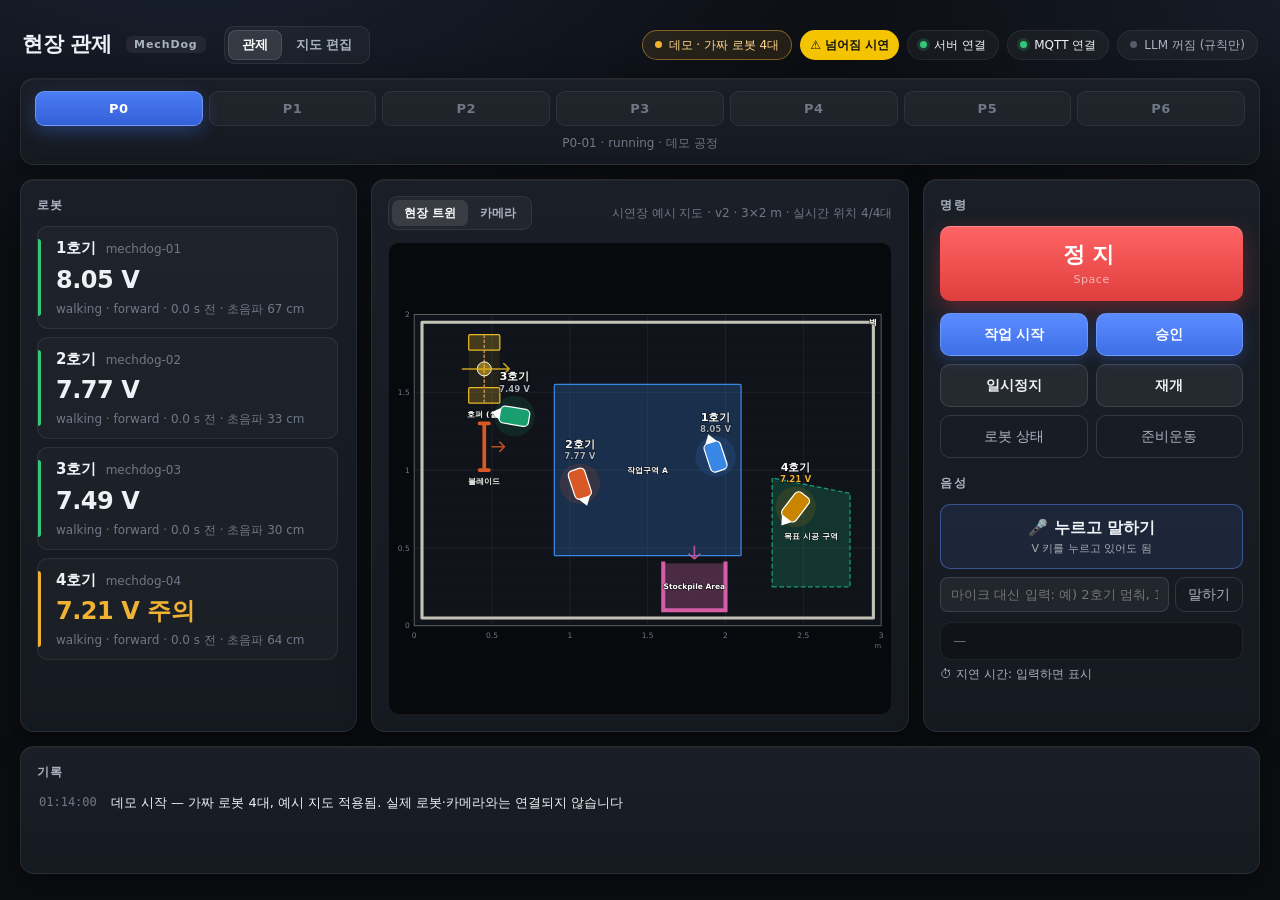
<file: index.html>
<!doctype html>
<html lang="ko">
<head>
<meta charset="utf-8">
<meta name="viewport" content="width=device-width,initial-scale=1">
<title>MechDog 현장 관제</title>
<link rel="stylesheet" href="style.css?v=5">
<style>
.badge.demo { color: #ffd88a; border-color: rgba(240, 178, 50, .45); background: rgba(240, 178, 50, .1); }
.badge.demo::before { background: var(--warn); }
.demo-voice { display: flex; gap: 6px; margin-top: 8px; }
.demo-voice input { flex: 1; min-width: 0; color: var(--text); background: rgba(255, 255, 255, .05); border: 1px solid var(--line-2); border-radius: 8px; padding: 6px 10px; font: inherit; font-size: 13px; }
.demo-voice button { padding: 6px 12px; }
.demo-fall { padding: 4px 10px; font-size: 12px; font-weight: 700; color: #111; background: #f5c400; border: 0; border-radius: 999px; cursor: pointer; }
</style>
</head>
<body>

<div id="stage">
<header>
  <div class="head-left">
    <h1>현장 관제 <small>MechDog</small></h1>
    <nav class="modes" role="tablist">
      <button class="mode on" data-mode="monitor" role="tab">관제</button>
      <button class="mode" data-mode="editor" role="tab">지도 편집</button>
    </nav>
  </div>
  <div class="badges">
    <span class="badge demo">데모 · 가짜 로봇 4대</span>
    <button id="demoFall" class="demo-fall" title="3호기를 6초 동안 넘어진 상태로 만든다">⚠ 넘어짐 시연</button>
    <span id="wsBadge" class="badge">서버 연결 중</span>
    <span id="mqttBadge" class="badge">MQTT ?</span>
    <span id="llmBadge" class="badge">LLM ?</span>
  </div>
</header>

<div id="fallAlert" class="fall-alert hidden" role="alert" aria-live="assertive">
  <svg class="fall-sign" viewBox="0 0 100 88" aria-hidden="true">
    <path d="M50 4 L96 84 H4 Z" fill="#f5c400" stroke="#111" stroke-width="7" stroke-linejoin="round"/>
    <rect x="45" y="30" width="10" height="30" rx="3" fill="#111"/>
    <circle cx="50" cy="71" r="6" fill="#111"/>
  </svg>
  <div class="fall-body">
    <div class="fall-title">WARNING</div>
    <div id="fallText" class="fall-text">로봇 넘어짐</div>
  </div>
  <button id="fallAck" class="fall-ack">확인</button>
</div>

<section class="stages card">
  <div class="stage-row" id="stages"></div>
  <div id="stageText" class="muted">공정 상태 없음</div>
</section>

<main class="grid">
  <section class="card">
    <h2>로봇</h2>
    <div id="robots" class="robots"></div>
  </section>

  <section class="card view-card">
    <h2>
      <span class="seg" role="tablist"><button class="on" data-view="twin" role="tab">현장 트윈</button><button data-view="cam" role="tab">카메라</button></span>
      <span id="twinInfo" class="twin-info"></span>
      <span class="cam-actions hidden" id="camActions"><button id="camAllOn" class="secondary small-btn">모두 켜기</button><button id="camAllOff" class="secondary small-btn">모두 끄기</button></span>
    </h2>
    <div id="twinView" class="twin-wrap">
      <svg id="twinSvg" aria-label="현장 디지털 트윈"></svg>
      <div id="twinMsg" class="cam-msg hidden"></div>
    </div>
    <div id="camView" class="hidden cam-view">
      <div id="camGrid" class="cam-grid"></div>
      <div class="muted small cam-hint">화면을 누르면 크게 보기 · 다시 누르면 4분할</div>
    </div>
  </section>

  <section class="card controls">
    <h2>명령</h2>
    <button id="btnStop" class="stop">정지<small>Space</small></button>
    <div class="cmds">
      <button data-cmd="start">작업 시작</button>
      <button data-cmd="approve">승인</button>
      <button data-cmd="pause">일시정지</button>
      <button data-cmd="resume">재개</button>
      <button data-cmd="status" class="secondary">로봇 상태</button>
      <button data-cmd="warmup" class="secondary">준비운동</button>
    </div>

    <h2>음성</h2>
    <button id="mic" class="mic">🎤 누르고 말하기<small>V 키를 누르고 있어도 됨</small></button>
    <form id="demoVoice" class="demo-voice"><input id="demoVoiceText" type="text" placeholder="마이크 대신 입력: 예) 2호기 멈춰, 1번 다시 시작" autocomplete="off"><button type="submit" class="secondary">말하기</button></form>
    <div id="heard" class="heard muted">—</div>
    <div id="latency" class="latency" title="입력한 순간부터 결과까지 걸린 시간 (데모는 STT 없이 글자 입력)">⏱ 지연 시간: 입력하면 표시</div>
    <div id="confirm" class="confirm hidden">
      <div id="confirmText"></div>
      <div class="row">
        <button id="yes">실행</button>
        <button id="no" class="secondary">취소</button>
      </div>
    </div>
  </section>

  <section class="card logcard">
    <h2>기록</h2>
    <ul id="log" class="log"></ul>
  </section>
</main>

<main id="editor" class="editor hidden">
  <!-- 왼쪽: 지도 관리 -->
  <section class="card ed-maps">
    <h2>지도 <button id="mapNew" class="small-btn">+ 새 지도</button></h2>
    <ul id="mapList" class="map-list"></ul>
    <h2 class="mt">버전 <span id="verName" class="muted"></span></h2>
    <ul id="verList" class="ver-list"></ul>
    <div class="ed-actions">
      <button id="mapSave" class="primary-btn">저장 <small>Ctrl+S</small></button>
      <button id="mapApply" class="apply">현재 지도로 적용</button>
    </div>
    <div id="mapStatus" class="muted small status"></div>
  </section>

  <!-- 가운데: 도구 + 캔버스 -->
  <section class="card ed-canvas">
    <div class="toolbar">
      <div class="tools" id="tools">
        <button data-tool="select" class="tool on" title="선택·이동 (S)">선택</button>
        <span class="tsep"></span>
        <button data-tool="work" class="tool" title="작업구역"><i class="sw" style="--c:#3987e5"></i>작업구역</button>
        <button data-tool="material" class="tool" title="자재"><i class="sw" style="--c:#c98500"></i>자재</button>
        <button data-tool="obstacle" class="tool" title="장애물"><i class="sw" style="--c:#e66767"></i>장애물</button>
        <button data-tool="target" class="tool" title="목표 시공 구역"><i class="sw" style="--c:#199e70"></i>목표 시공</button>
        <span class="tsep"></span>
        <button data-tool="wall" class="tool" title="벽·경계선 (선)"><i class="sw line" style="--c:#c3c2b7"></i>벽</button>
        <button data-tool="bucket" class="tool" title="블레이드 (I 자, 미는 방향 포함)"><i class="sw" style="--c:#d95926"></i>블레이드</button>
        <button data-tool="hopper" class="tool" title="호퍼 적재소 (양옆 상자 + 병, 지나가는 방향 포함)"><i class="sw" style="--c:#e8b923"></i>호퍼</button>
        <button data-tool="storage" class="tool" title="Stockpile Area: ㄷ 자, 실어 온 재료를 붓는 곳 (입구 방향 포함)"><i class="sw" style="--c:#d55ca5"></i>Stockpile Area</button>
        <button data-tool="robot_start" class="tool" title="로봇 출발 위치"><i class="sw round" style="--c:#9085e9"></i>로봇 출발</button>
      </div>
      <div class="shapes" id="shapes">
        <button data-shape="rect" class="shape on" title="사각형">▭</button>
        <button data-shape="polygon" class="shape" title="다각형 (점 찍고 더블클릭으로 끝)">⬠</button>
        <button data-shape="circle" class="shape" title="원 (가운데에서 끌기)">◯</button>
      </div>
      <div class="tb-right">
        <button id="undo" class="icon-btn" title="되돌리기 (Ctrl+Z)">↶</button>
        <button id="redo" class="icon-btn" title="다시 하기 (Ctrl+Y)">↷</button>
        <label class="snap"><input id="snapOn" type="checkbox" checked> 5 cm 맞춤</label>
      </div>
    </div>
    <div class="canvas-wrap"><svg id="edSvg" aria-label="지도 편집"></svg></div>
    <div class="canvas-foot"><span id="edHint" class="muted small"></span><span id="edCursor" class="muted small coord">—</span></div>
  </section>

  <!-- 오른쪽: 지도 설정·선택 항목·검사 -->
  <section class="card ed-props">
    <h2>지도 설정</h2>
    <div class="form">
      <label>이름 <input id="mName" type="text" maxlength="40"></label>
      <div class="two">
        <label>가로 m <input id="mW" type="number" min="0.2" max="20" step="0.1"></label>
        <label>세로 m <input id="mH" type="number" min="0.2" max="20" step="0.1"></label>
      </div>
      <div class="bg-row">
        <label class="file-btn small-btn"><input id="bgFile" type="file" accept="image/png">배경 PNG</label>
        <button id="bgClear" class="small-btn secondary">배경 없음</button>
        <label class="snap"><input id="bgShow" type="checkbox" checked> 보이기</label>
      </div>
      <div id="bgNote" class="muted small"></div>
    </div>
    <h2 class="mt">선택 항목</h2>
    <div id="propBox" class="form props"><div class="muted small">지도에서 항목을 누르세요</div></div>
    <h2 class="mt">검사 <span id="chkBadge" class="chk"></span></h2>
    <ul id="chkList" class="chk-list"></ul>
  </section>
</main>
</div>

<script src="demo-backend.js?v=5"></script>
<script src="map-core.js?v=5"></script>
<script src="app.js?v=5"></script>
<script src="twin.js?v=5"></script>
<script src="editor.js?v=5"></script>
</body>
</html>
</file>
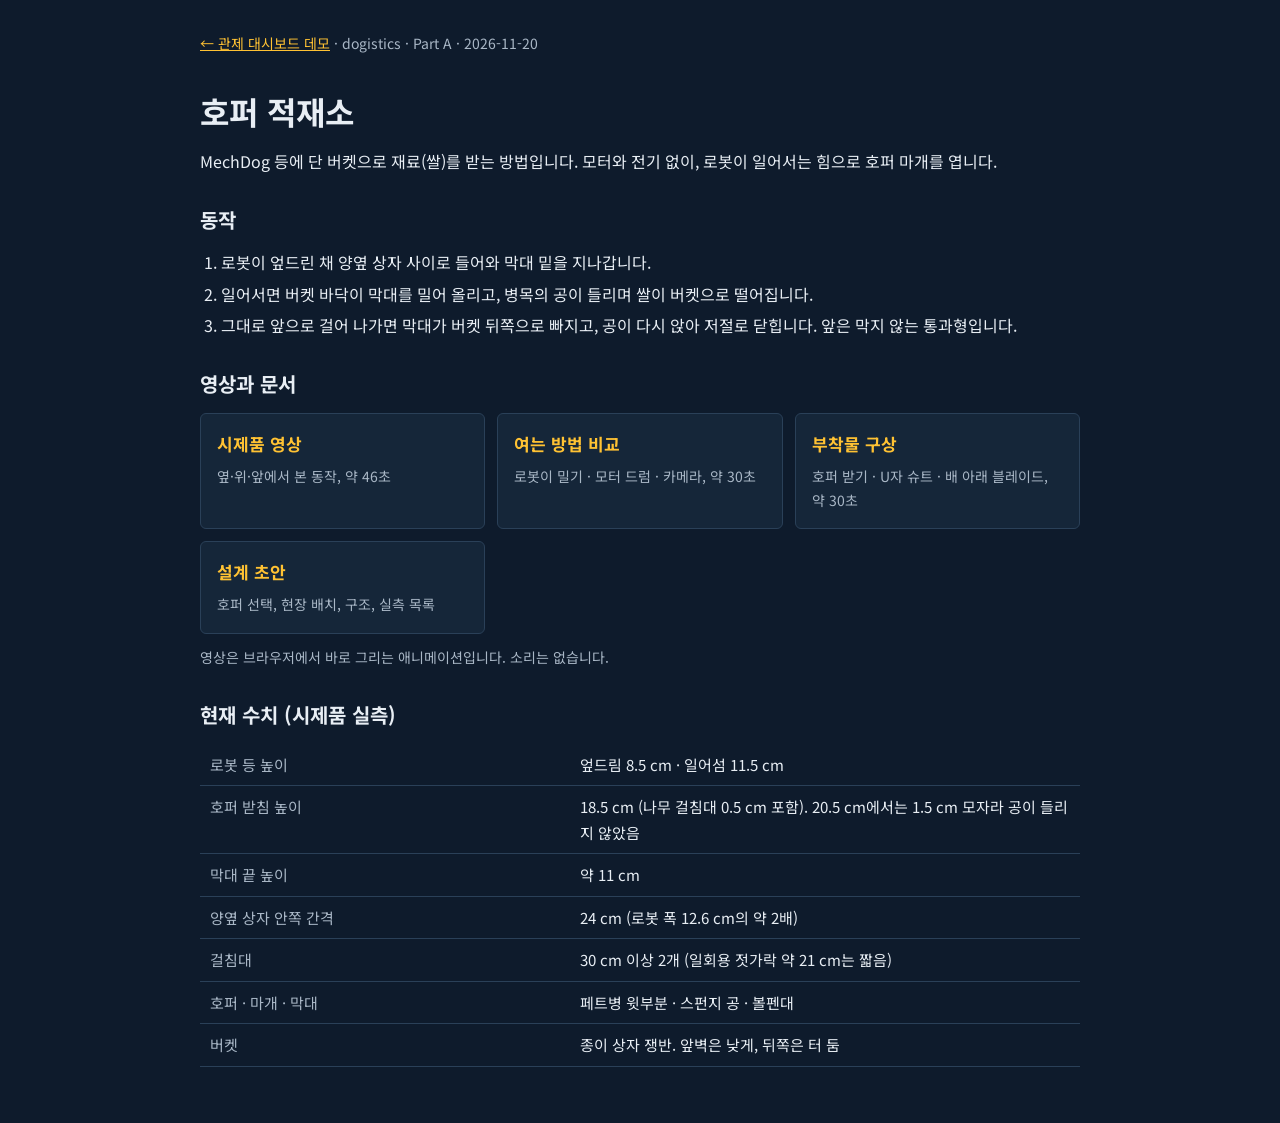
<file: hopper/index.html>
<!doctype html>
<html lang="ko">
<head>
<meta charset="utf-8">
<meta name="viewport" content="width=device-width, initial-scale=1">
<title>호퍼 적재소</title>
<link rel="stylesheet" href="https://fonts.googleapis.com/css2?family=Noto+Sans+KR:wght@400;500;700&display=swap">
<style>
:root { --bg:#0E1B2C; --panel:#152639; --ink:#E8EEF4; --muted:#A9B7C6; --rule:#2A4058; --accent:#FFC233; }
body { margin:0; background:var(--bg); color:var(--ink); font-family:"Noto Sans KR", system-ui, sans-serif; line-height:1.7; }
.page { max-width:880px; margin:0 auto; padding:32px 16px 56px; display:flex; flex-direction:column; gap:28px; }
h1 { font-size:32px; margin:0; } h2 { font-size:20px; margin:0; }
p { margin:0; } .muted { color:var(--muted); font-size:14px; }
a { color:var(--accent); }
ol { margin:0; padding-left:1.3em; } li + li { margin-top:4px; }
.cards { display:grid; grid-template-columns:repeat(auto-fit, minmax(240px, 1fr)); gap:12px; }
.card { background:var(--panel); border:1px solid var(--rule); border-radius:6px; padding:16px; display:flex; flex-direction:column; gap:6px; text-decoration:none; color:var(--ink); }
.card:hover, .card:focus-visible { border-color:var(--accent); outline:none; }
.card b { color:var(--accent); font-size:17px; } .card span { color:var(--muted); font-size:14px; }
table { border-collapse:collapse; width:100%; font-size:15px; }
td { padding:8px 10px; border-bottom:1px solid var(--rule); vertical-align:top; } td:first-child { color:var(--muted); width:42%; }
</style>
</head>
<body>
<div class="page">
  <p class="muted"><a href="../">← 관제 대시보드 데모</a> · dogistics · Part A · 2026-11-20</p>
  <header style="display:flex;flex-direction:column;gap:10px">
    <h1>호퍼 적재소</h1>
    <p>MechDog 등에 단 버켓으로 재료(쌀)를 받는 방법입니다. 모터와 전기 없이, 로봇이 일어서는 힘으로 호퍼 마개를 엽니다.</p>
  </header>

  <section style="display:flex;flex-direction:column;gap:12px">
    <h2>동작</h2>
    <ol>
      <li>로봇이 엎드린 채 양옆 상자 사이로 들어와 막대 밑을 지나갑니다.</li>
      <li>일어서면 버켓 바닥이 막대를 밀어 올리고, 병목의 공이 들리며 쌀이 버켓으로 떨어집니다.</li>
      <li>그대로 앞으로 걸어 나가면 막대가 버켓 뒤쪽으로 빠지고, 공이 다시 앉아 저절로 닫힙니다. 앞은 막지 않는 통과형입니다.</li>
    </ol>
  </section>

  <section style="display:flex;flex-direction:column;gap:12px">
    <h2>영상과 문서</h2>
    <div class="cards">
      <a class="card" href="film-prototype.html"><b>시제품 영상</b><span>옆·위·앞에서 본 동작, 약 46초</span></a>
      <a class="card" href="film-open-methods.html"><b>여는 방법 비교</b><span>로봇이 밀기 · 모터 드럼 · 카메라, 약 30초</span></a>
      <a class="card" href="film-concepts.html"><b>부착물 구상</b><span>호퍼 받기 · U자 슈트 · 배 아래 블레이드, 약 30초</span></a>
      <a class="card" href="design.html"><b>설계 초안</b><span>호퍼 선택, 현장 배치, 구조, 실측 목록</span></a>
    </div>
    <p class="muted">영상은 브라우저에서 바로 그리는 애니메이션입니다. 소리는 없습니다.</p>
  </section>

  <section style="display:flex;flex-direction:column;gap:12px">
    <h2>현재 수치 (시제품 실측)</h2>
    <table>
      <tr><td>로봇 등 높이</td><td>엎드림 8.5 cm · 일어섬 11.5 cm</td></tr>
      <tr><td>호퍼 받침 높이</td><td>18.5 cm (나무 걸침대 0.5 cm 포함). 20.5 cm에서는 1.5 cm 모자라 공이 들리지 않았음</td></tr>
      <tr><td>막대 끝 높이</td><td>약 11 cm</td></tr>
      <tr><td>양옆 상자 안쪽 간격</td><td>24 cm (로봇 폭 12.6 cm의 약 2배)</td></tr>
      <tr><td>걸침대</td><td>30 cm 이상 2개 (일회용 젓가락 약 21 cm는 짧음)</td></tr>
      <tr><td>호퍼 · 마개 · 막대</td><td>페트병 윗부분 · 스펀지 공 · 볼펜대</td></tr>
      <tr><td>버켓</td><td>종이 상자 쟁반. 앞벽은 낮게, 뒤쪽은 터 둠</td></tr>
    </table>
  </section>
</div>
</body>
</html>
</file>
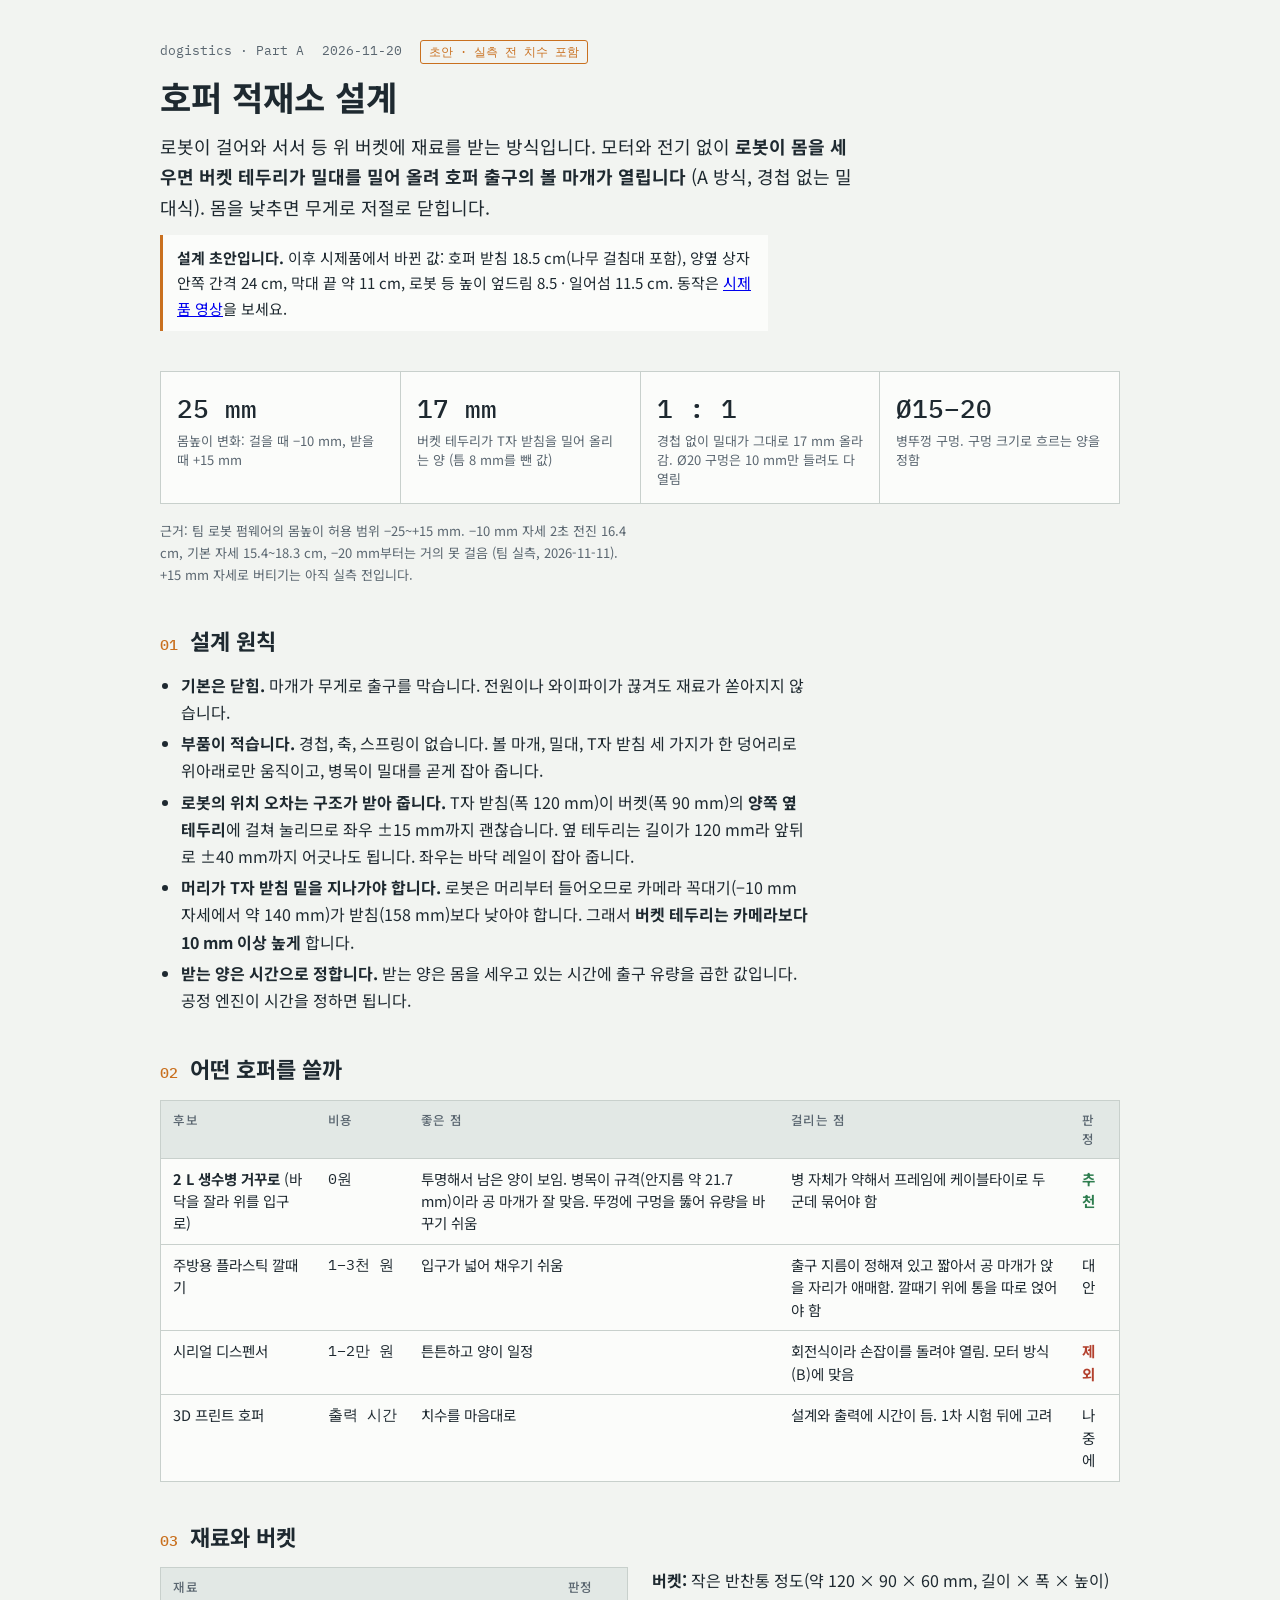
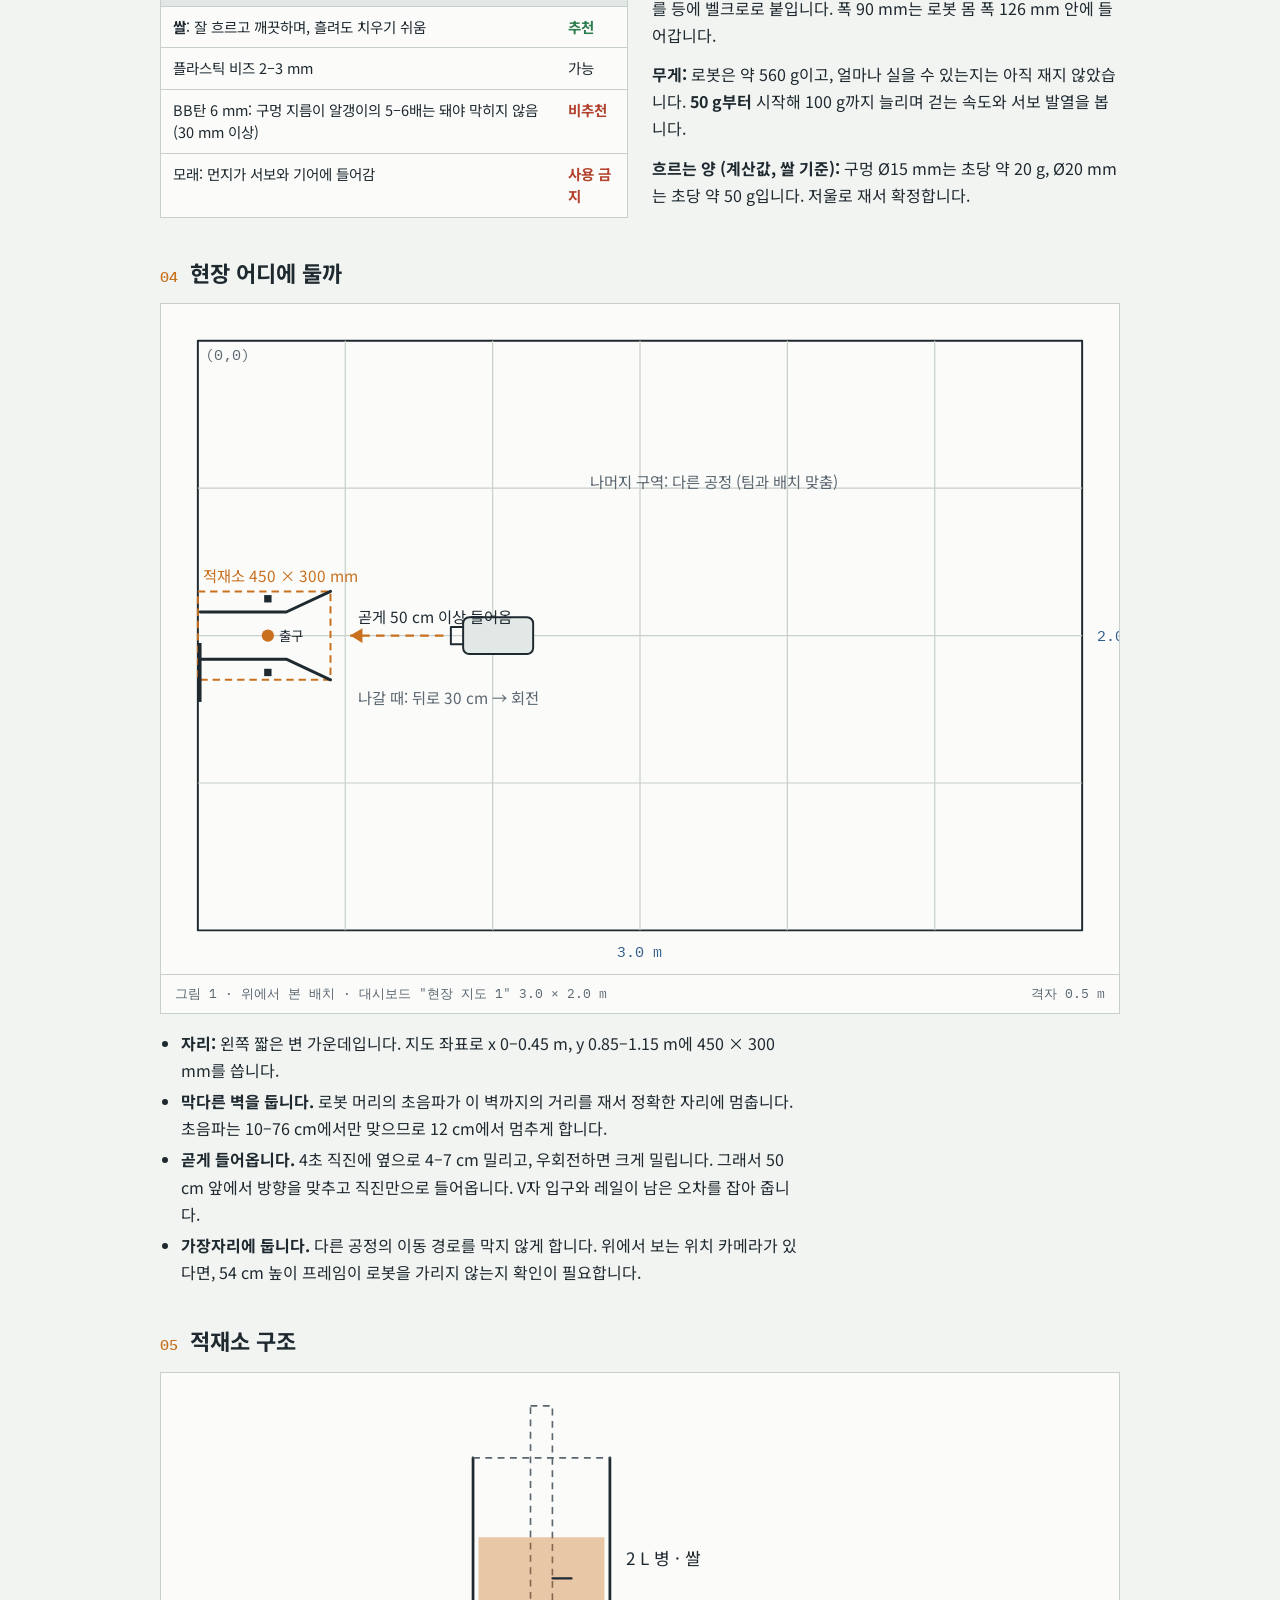
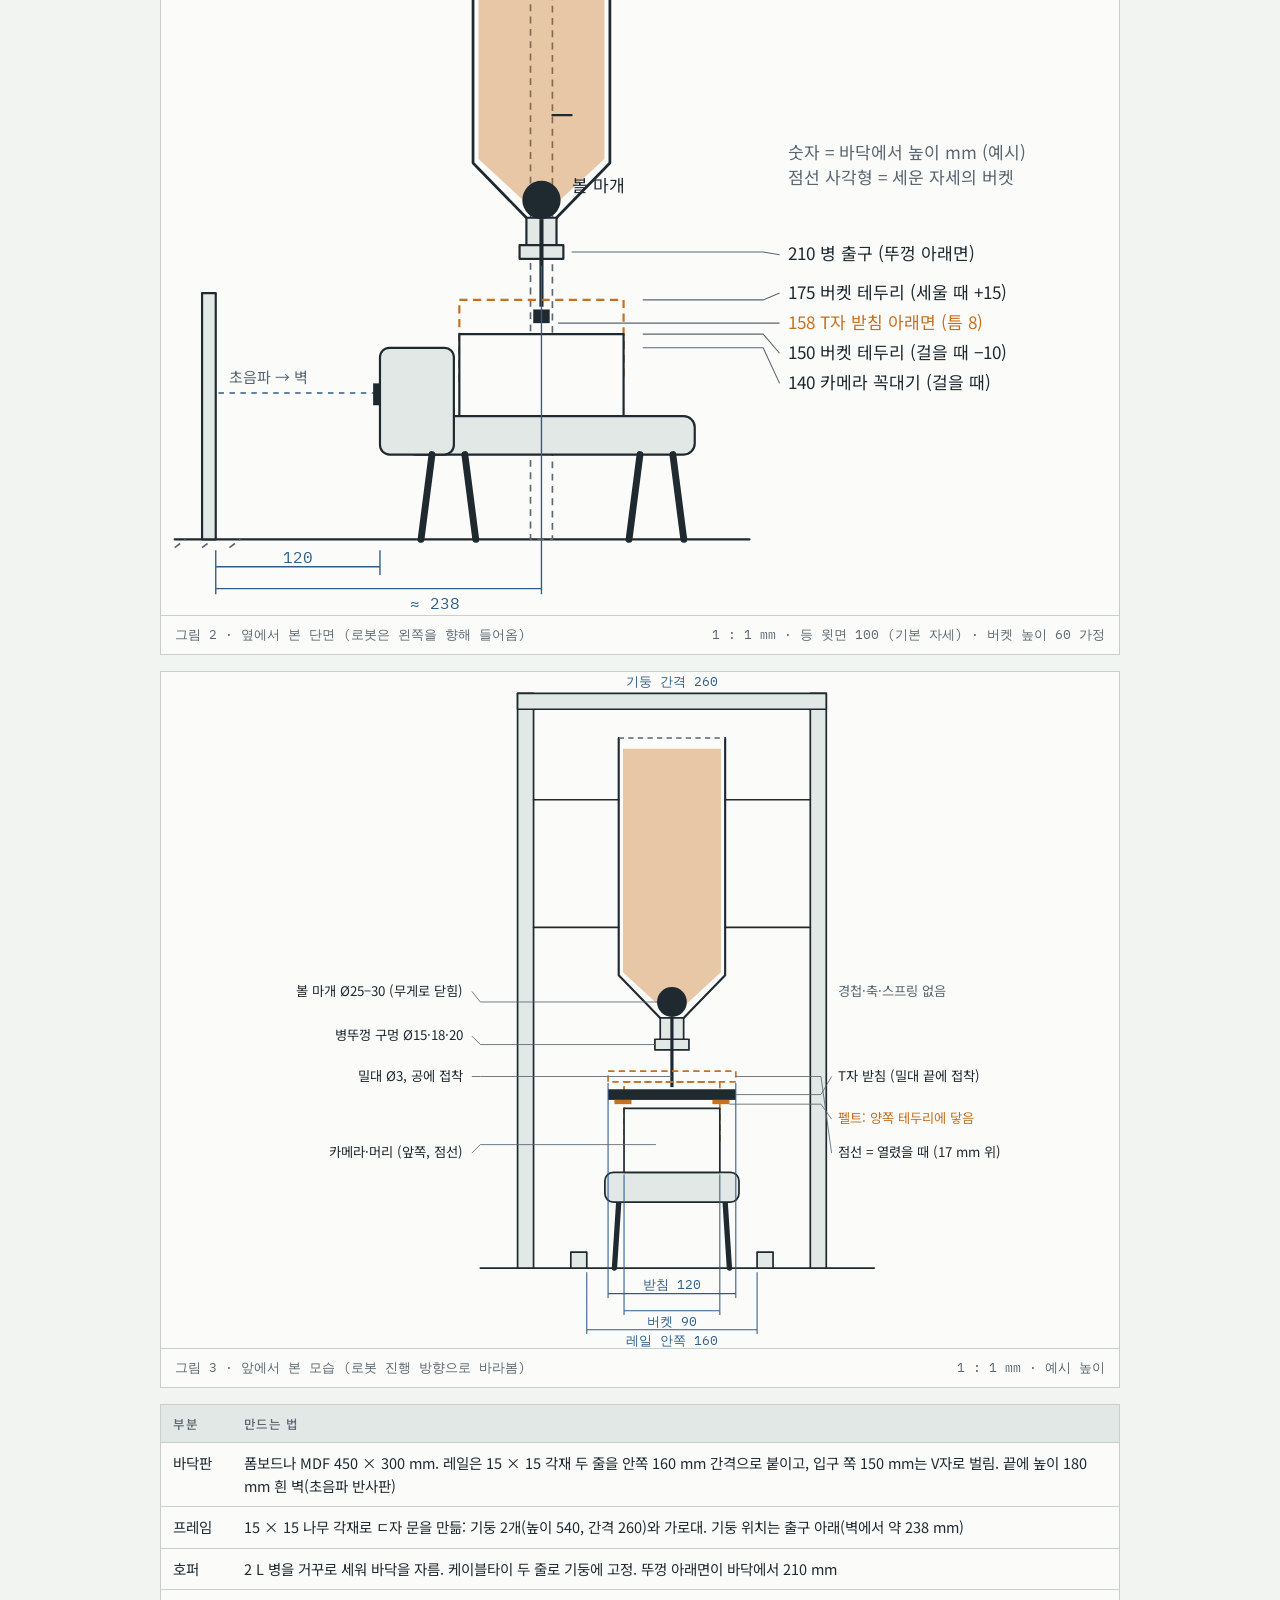
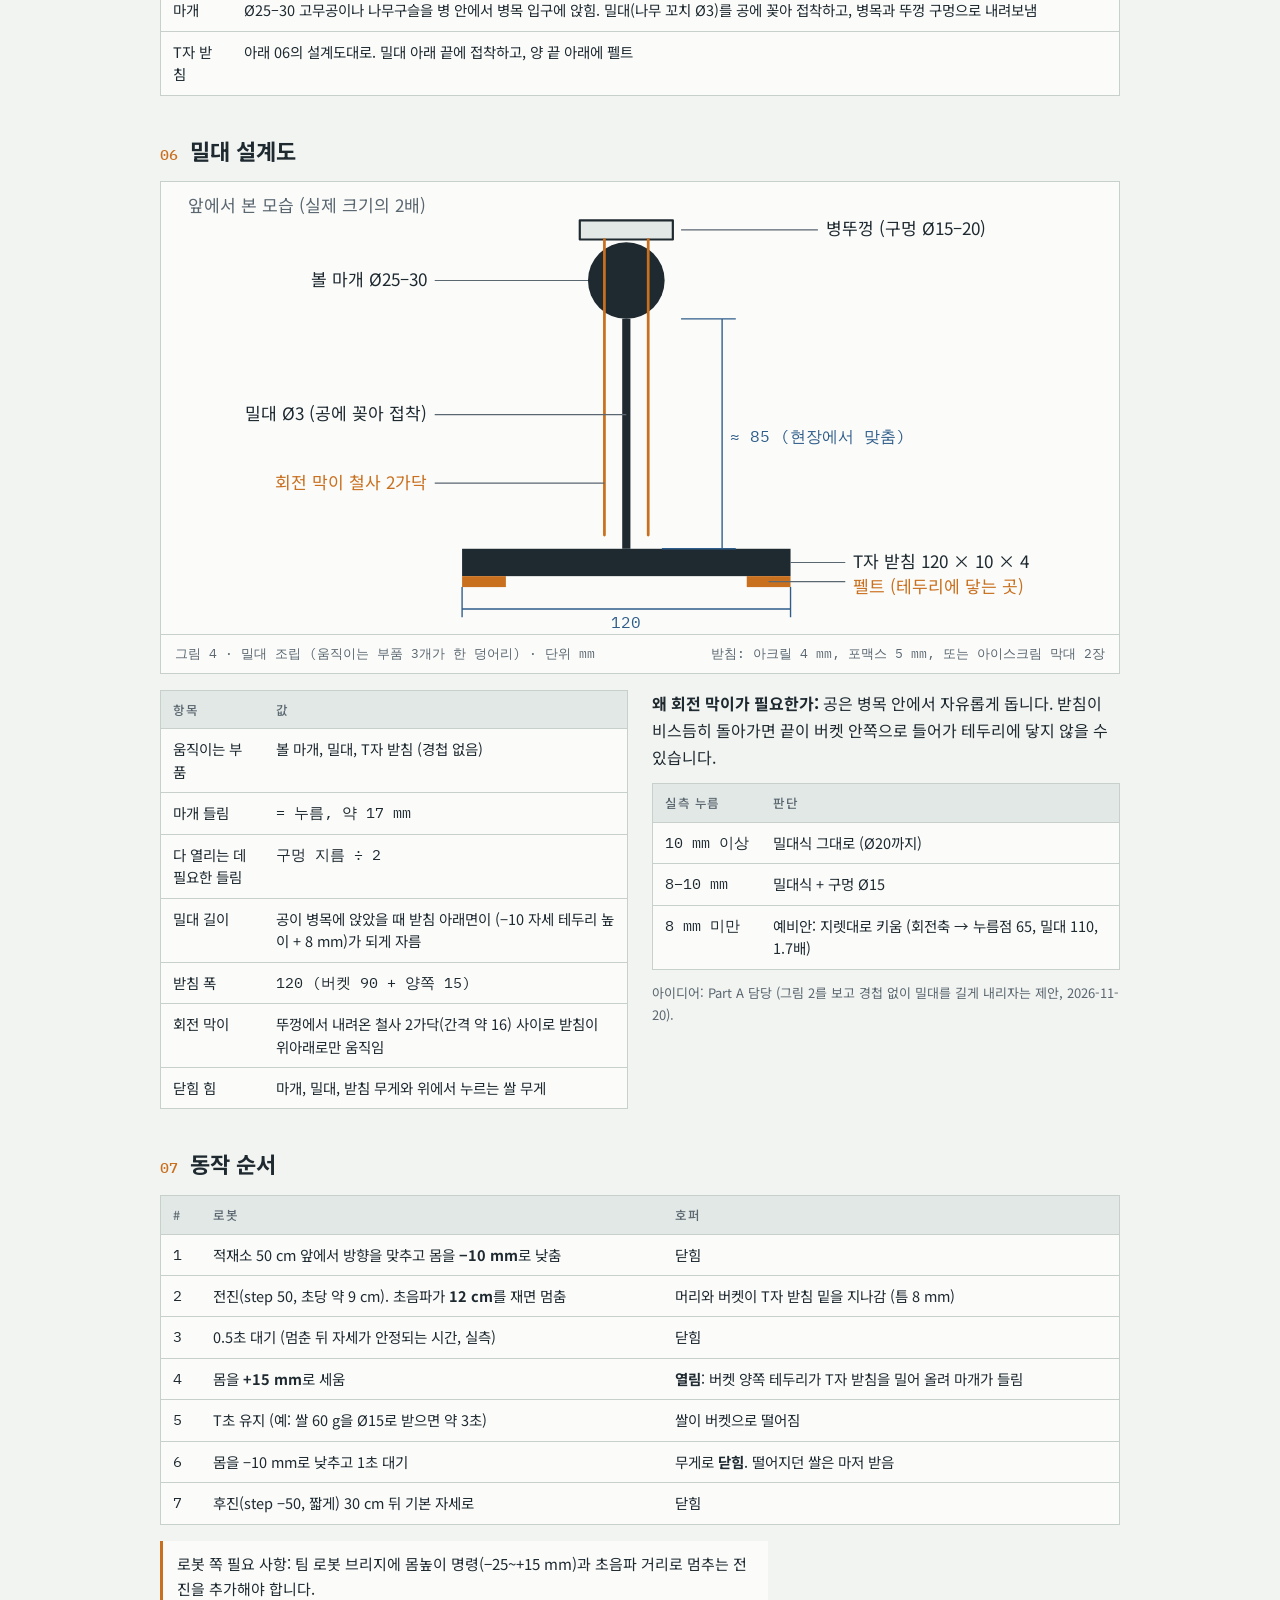
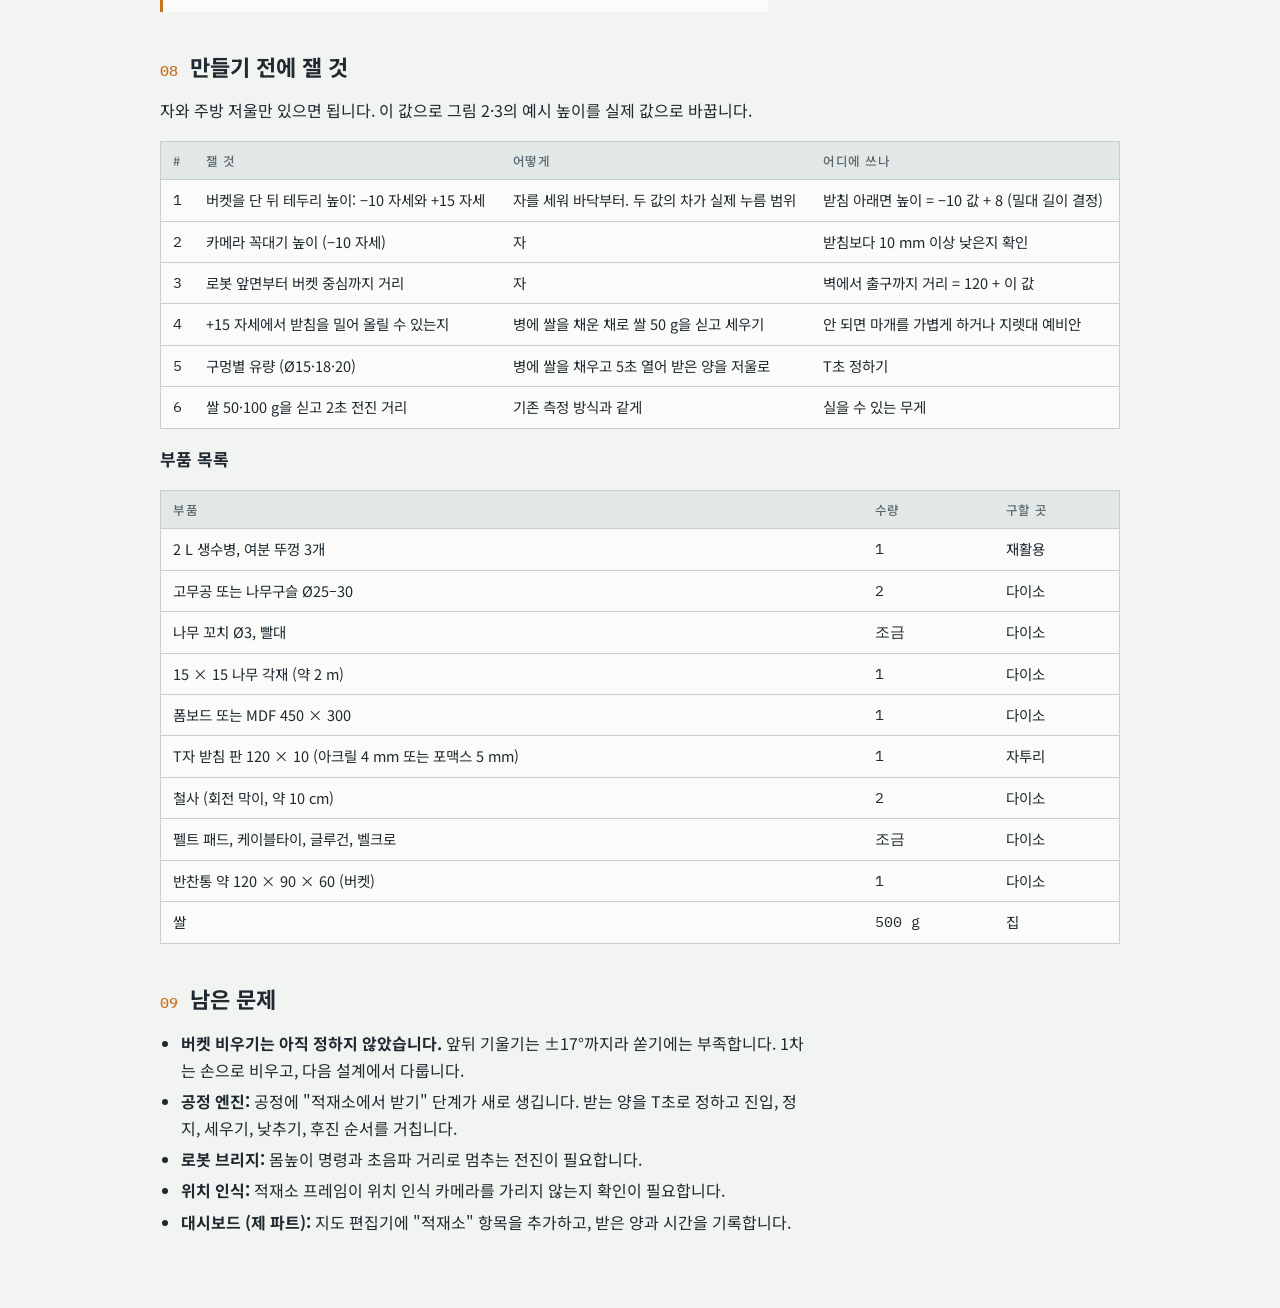
<file: hopper/design.html>
<!doctype html>
<html lang="ko">
<head>
<meta charset="utf-8">
<meta name="viewport" content="width=device-width, initial-scale=1">
<title>호퍼 적재소 설계</title>
<link rel="preconnect" href="https://fonts.googleapis.com">
<link rel="stylesheet" href="https://fonts.googleapis.com/css2?family=Noto+Sans+KR:wght@400;500;700&family=IBM+Plex+Mono:wght@400;500&display=swap">
<style>
/* Layout: one reading column of drafting sheets; drawings full width, each in its own scroll box. */
:root {
  --bg:#F2F4F1; --panel:#FBFCFA; --ink:#1E2930; --muted:#5A6670; --rule:#C8D0CC; --fill:#E2E8E5;
  --accent:#C9701F; --dim:#2F5D8A; --ok:#2E7D4F; --no:#B3412E;
  --sans:"Noto Sans KR", "Apple SD Gothic Neo", "Malgun Gothic", system-ui, sans-serif;
  --mono:"IBM Plex Mono", ui-monospace, "Consolas", monospace;
}
@media (prefers-color-scheme: dark) { :root:not([data-theme="light"]) {
  --bg:#12181D; --panel:#182027; --ink:#E4EAED; --muted:#9AA7B0; --rule:#2D3942; --fill:#243039;
  --accent:#F0A04B; --dim:#80B3E6; --ok:#6CC08F; --no:#F08A73; color-scheme:dark } }
:root[data-theme="dark"] {
  --bg:#12181D; --panel:#182027; --ink:#E4EAED; --muted:#9AA7B0; --rule:#2D3942; --fill:#243039;
  --accent:#F0A04B; --dim:#80B3E6; --ok:#6CC08F; --no:#F08A73; color-scheme:dark }
* { box-sizing:border-box }
body { background:var(--bg); color:var(--ink); font-family:var(--sans); font-size:16px; line-height:1.7;
  padding-left:max(16px, env(safe-area-inset-left, 0px)); padding-right:max(16px, env(safe-area-inset-right, 0px)); padding-block:32px 64px }
.wrap { max-width:960px; margin:0 auto; display:flex; flex-direction:column; gap:40px }
h1 { font-size:34px; line-height:1.25; margin:0; text-wrap:balance }
h2 { font-size:22px; line-height:1.35; margin:0; text-wrap:balance; display:flex; gap:12px; align-items:baseline }
h2 .no { font-family:var(--mono); font-size:15px; color:var(--accent); font-weight:500 }
h3 { font-size:17px; margin:0 }
p { margin:0; max-width:68ch } ul, ol { margin:0; padding-left:1.3em; max-width:72ch } li + li { margin-top:4px }
section { display:flex; flex-direction:column; gap:16px; min-width:0 }
.meta { font-family:var(--mono); font-size:13px; color:var(--muted); display:flex; flex-wrap:wrap; gap:6px 18px }
.chip { font-family:var(--mono); font-size:12px; border:1px solid var(--accent); color:var(--accent); padding:1px 8px; border-radius:3px }
.lead { font-size:18px; max-width:70ch }
.keys { display:grid; grid-template-columns:repeat(auto-fit, minmax(190px, 1fr)); gap:1px; background:var(--rule); border:1px solid var(--rule) }
.keys div { background:var(--panel); padding:14px 16px; display:flex; flex-direction:column; gap:2px; min-width:0 }
.keys b { font-family:var(--mono); font-size:26px; font-weight:500; font-variant-numeric:tabular-nums }
.keys span { font-size:13px; color:var(--muted); line-height:1.45 }
.sheet { background:var(--panel); border:1px solid var(--rule); overflow-x:auto }
.sheet svg { display:block; width:100%; min-width:640px; height:auto }
.cap { font-size:13px; color:var(--muted); display:flex; justify-content:space-between; gap:12px; flex-wrap:wrap; border-top:1px solid var(--rule); padding:8px 14px; font-family:var(--mono) }
.tbl { overflow-x:auto; border:1px solid var(--rule); background:var(--panel) }
table { border-collapse:collapse; width:100%; font-size:14.5px; line-height:1.55 }
th, td { text-align:left; vertical-align:top; padding:9px 12px; border-bottom:1px solid var(--rule) }
th { font-size:12.5px; color:var(--muted); font-weight:500; letter-spacing:.04em; background:var(--fill) }
tr:last-child td { border-bottom:none }
td.n { font-family:var(--mono); font-variant-numeric:tabular-nums; white-space:nowrap }
.pick { color:var(--ok); font-weight:700 } .nope { color:var(--no); font-weight:700 }
.note { border-left:3px solid var(--accent); padding:10px 14px; background:var(--panel); font-size:15px; max-width:76ch }
.src { font-size:13px; color:var(--muted) }
code { font-family:var(--mono); font-size:.88em; background:var(--fill); padding:1px 5px; border-radius:3px }
.two { display:grid; grid-template-columns:1fr 1fr; gap:24px } .two > * { min-width:0 }
@media (max-width:720px) { .two { grid-template-columns:1fr } h1 { font-size:27px } }
/* drawing styles */
svg text { font-family:var(--mono); font-size:12px; fill:var(--ink) }
svg .lbl { font-family:var(--sans); font-size:12.5px; fill:var(--ink) }
svg .mut { fill:var(--muted) } svg .acc { fill:var(--accent) } svg .dt { fill:var(--dim) }
.o { fill:none; stroke:var(--ink); stroke-width:1.6; stroke-linejoin:round; stroke-linecap:round }
.f { fill:var(--fill); stroke:var(--ink); stroke-width:1.6; stroke-linejoin:round }
.k { fill:var(--ink) }
.mat { fill:color-mix(in srgb, var(--accent) 38%, transparent) }
.ac { fill:var(--accent) }
.ghost { fill:none; stroke:var(--accent); stroke-width:1.6; stroke-dasharray:6 4 }
.hid { fill:none; stroke:var(--muted); stroke-width:1.2; stroke-dasharray:5 4 }
.dl { fill:none; stroke:var(--dim); stroke-width:1 }
.grid { fill:none; stroke:var(--rule); stroke-width:1 }
.lead-l { fill:none; stroke:var(--muted); stroke-width:.8 }
</style>
</head>
<body>

<div class="wrap">

<header style="display:flex;flex-direction:column;gap:12px">
  <div class="meta"><span>dogistics · Part A</span><span>2026-11-20</span><span class="chip">초안 · 실측 전 치수 포함</span></div>
  <h1>호퍼 적재소 설계</h1>
  <p class="lead">로봇이 걸어와 서서 등 위 버켓에 재료를 받는 방식입니다. 모터와 전기 없이 <b>로봇이 몸을 세우면 버켓 테두리가 밀대를 밀어 올려 호퍼 출구의 볼 마개가 열립니다</b> (A 방식, 경첩 없는 밀대식). 몸을 낮추면 무게로 저절로 닫힙니다.</p>
<p class="note"><b>설계 초안입니다.</b> 이후 시제품에서 바뀐 값: 호퍼 받침 18.5 cm(나무 걸침대 포함), 양옆 상자 안쪽 간격 24 cm, 막대 끝 약 11 cm, 로봇 등 높이 엎드림 8.5 · 일어섬 11.5 cm. 동작은 <a href="film-prototype.html">시제품 영상</a>을 보세요.</p>
</header>

<section>
  <div class="keys">
    <div><b>25 mm</b><span>몸높이 변화: 걸을 때 −10 mm, 받을 때 +15 mm</span></div>
    <div><b>17 mm</b><span>버켓 테두리가 T자 받침을 밀어 올리는 양 (틈 8 mm를 뺀 값)</span></div>
    <div><b>1 : 1</b><span>경첩 없이 밀대가 그대로 17 mm 올라감. Ø20 구멍은 10 mm만 들려도 다 열림</span></div>
    <div><b>Ø15–20</b><span>병뚜껑 구멍. 구멍 크기로 흐르는 양을 정함</span></div>
  </div>
  <p class="src">근거: 팀 로봇 펌웨어의 몸높이 허용 범위 −25~+15 mm. −10 mm 자세 2초 전진 16.4 cm, 기본 자세 15.4~18.3 cm, −20 mm부터는 거의 못 걸음 (팀 실측, 2026-11-11). +15 mm 자세로 버티기는 아직 실측 전입니다.</p>
</section>

<section>
  <h2><span class="no">01</span>설계 원칙</h2>
  <ul>
    <li><b>기본은 닫힘.</b> 마개가 무게로 출구를 막습니다. 전원이나 와이파이가 끊겨도 재료가 쏟아지지 않습니다.</li>
    <li><b>부품이 적습니다.</b> 경첩, 축, 스프링이 없습니다. 볼 마개, 밀대, T자 받침 세 가지가 한 덩어리로 위아래로만 움직이고, 병목이 밀대를 곧게 잡아 줍니다.</li>
    <li><b>로봇의 위치 오차는 구조가 받아 줍니다.</b> T자 받침(폭 120 mm)이 버켓(폭 90 mm)의 <b>양쪽 옆 테두리</b>에 걸쳐 눌리므로 좌우 ±15 mm까지 괜찮습니다. 옆 테두리는 길이가 120 mm라 앞뒤로 ±40 mm까지 어긋나도 됩니다. 좌우는 바닥 레일이 잡아 줍니다.</li>
    <li><b>머리가 T자 받침 밑을 지나가야 합니다.</b> 로봇은 머리부터 들어오므로 카메라 꼭대기(−10 mm 자세에서 약 140 mm)가 받침(158 mm)보다 낮아야 합니다. 그래서 <b>버켓 테두리는 카메라보다 10 mm 이상 높게</b> 합니다.</li>
    <li><b>받는 양은 시간으로 정합니다.</b> 받는 양은 몸을 세우고 있는 시간에 출구 유량을 곱한 값입니다. 공정 엔진이 시간을 정하면 됩니다.</li>
  </ul>
</section>

<section>
  <h2><span class="no">02</span>어떤 호퍼를 쓸까</h2>
  <div class="tbl"><table>
    <tr><th>후보</th><th>비용</th><th>좋은 점</th><th>걸리는 점</th><th>판정</th></tr>
    <tr><td><b>2 L 생수병 거꾸로</b> (바닥을 잘라 위를 입구로)</td><td class="n">0원</td><td>투명해서 남은 양이 보임. 병목이 규격(안지름 약 21.7 mm)이라 공 마개가 잘 맞음. 뚜껑에 구멍을 뚫어 유량을 바꾸기 쉬움</td><td>병 자체가 약해서 프레임에 케이블타이로 두 군데 묶어야 함</td><td class="pick">추천</td></tr>
    <tr><td>주방용 플라스틱 깔때기</td><td class="n">1–3천 원</td><td>입구가 넓어 채우기 쉬움</td><td>출구 지름이 정해져 있고 짧아서 공 마개가 앉을 자리가 애매함. 깔때기 위에 통을 따로 얹어야 함</td><td>대안</td></tr>
    <tr><td>시리얼 디스펜서</td><td class="n">1–2만 원</td><td>튼튼하고 양이 일정</td><td>회전식이라 손잡이를 돌려야 열림. 모터 방식(B)에 맞음</td><td class="nope">제외</td></tr>
    <tr><td>3D 프린트 호퍼</td><td class="n">출력 시간</td><td>치수를 마음대로</td><td>설계와 출력에 시간이 듬. 1차 시험 뒤에 고려</td><td>나중에</td></tr>
  </table></div>
</section>

<section>
  <h2><span class="no">03</span>재료와 버켓</h2>
  <div class="two">
    <div class="tbl"><table>
      <tr><th>재료</th><th>판정</th></tr>
      <tr><td><b>쌀</b>: 잘 흐르고 깨끗하며, 흘려도 치우기 쉬움</td><td class="pick">추천</td></tr>
      <tr><td>플라스틱 비즈 2–3 mm</td><td>가능</td></tr>
      <tr><td>BB탄 6 mm: 구멍 지름이 알갱이의 5–6배는 돼야 막히지 않음 (30 mm 이상)</td><td class="nope">비추천</td></tr>
      <tr><td>모래: 먼지가 서보와 기어에 들어감</td><td class="nope">사용 금지</td></tr>
    </table></div>
    <div style="display:flex;flex-direction:column;gap:12px">
      <p><b>버켓:</b> 작은 반찬통 정도(약 120 × 90 × 60 mm, 길이 × 폭 × 높이)를 등에 벨크로로 붙입니다. 폭 90 mm는 로봇 몸 폭 126 mm 안에 들어갑니다.</p>
      <p><b>무게:</b> 로봇은 약 560 g이고, 얼마나 실을 수 있는지는 아직 재지 않았습니다. <b>50 g부터</b> 시작해 100 g까지 늘리며 걷는 속도와 서보 발열을 봅니다.</p>
      <p><b>흐르는 양 (계산값, 쌀 기준):</b> 구멍 Ø15 mm는 초당 약 20 g, Ø20 mm는 초당 약 50 g입니다. 저울로 재서 확정합니다.</p>
    </div>
  </div>
</section>

<section>
  <h2><span class="no">04</span>현장 어디에 둘까</h2>
  <div class="sheet">
    <svg viewBox="0 0 780 545" role="img" aria-label="3 m × 2 m 현장 위에서 본 배치도. 왼쪽 짧은 변 가운데에 적재소가 있고 로봇은 오른쪽에서 곧게 들어온다.">
      <g transform="translate(30 30)">
        <rect x="0" y="0" width="720" height="480" class="f" style="fill:var(--panel)"/>
        <path class="grid" d="M120 0V480 M240 0V480 M360 0V480 M480 0V480 M600 0V480 M0 120H720 M0 240H720 M0 360H720"/>
        <rect x="0" y="204" width="108" height="72" class="ghost" style="stroke:var(--accent)"/>
        <rect x="0" y="246" width="3" height="48" class="k"/>
        <path class="o" d="M2 220.8 H72 L108 204 M2 259.2 H72 L108 276" style="stroke-width:2.4"/>
        <circle cx="57" cy="240" r="5" class="ac"/>
        <rect x="54" y="207" width="6" height="6" class="k"/><rect x="54" y="267" width="6" height="6" class="k"/>
        <rect x="216" y="225" width="57" height="30" rx="5" class="f"/><path class="o" d="M216 233 H206 V247 H216"/>
        <path d="M200 240 H124" style="stroke:var(--accent);stroke-width:2;fill:none;stroke-dasharray:7 5"/><path d="M124 240 l10 -6 v12 z" class="ac"/>
        <text x="4" y="196" class="lbl acc">적재소 450 × 300 mm</text>
        <text x="130" y="230" class="lbl">곧게 50 cm 이상 들어옴</text>
        <text x="130" y="296" class="lbl mut">나갈 때: 뒤로 30 cm → 회전</text>
        <text x="66" y="244" class="lbl" style="font-size:11px">출구</text>
        <text x="420" y="120" class="lbl mut" text-anchor="middle">나머지 구역: 다른 공정 (팀과 배치 맞춤)</text>
        <text x="360" y="502" text-anchor="middle" class="dt">3.0 m</text>
        <text x="732" y="244" class="dt">2.0 m</text>
        <text x="6" y="16" class="mut">(0,0)</text>
      </g>
    </svg>
    <div class="cap"><span>그림 1 · 위에서 본 배치 · 대시보드 "현장 지도 1" 3.0 × 2.0 m</span><span>격자 0.5 m</span></div>
  </div>
  <ul>
    <li><b>자리:</b> 왼쪽 짧은 변 가운데입니다. 지도 좌표로 x 0–0.45 m, y 0.85–1.15 m에 450 × 300 mm를 씁니다.</li>
    <li><b>막다른 벽을 둡니다.</b> 로봇 머리의 초음파가 이 벽까지의 거리를 재서 정확한 자리에 멈춥니다. 초음파는 10–76 cm에서만 맞으므로 12 cm에서 멈추게 합니다.</li>
    <li><b>곧게 들어옵니다.</b> 4초 직진에 옆으로 4–7 cm 밀리고, 우회전하면 크게 밀립니다. 그래서 50 cm 앞에서 방향을 맞추고 직진만으로 들어옵니다. V자 입구와 레일이 남은 오차를 잡아 줍니다.</li>
    <li><b>가장자리에 둡니다.</b> 다른 공정의 이동 경로를 막지 않게 합니다. 위에서 보는 위치 카메라가 있다면, 54 cm 높이 프레임이 로봇을 가리지 않는지 확인이 필요합니다.</li>
  </ul>
</section>

<section>
  <h2><span class="no">05</span>적재소 구조</h2>
  <div class="sheet">
    <svg viewBox="0 0 700 615" role="img" aria-label="옆에서 본 적재소 단면. 왼쪽 벽, 로봇, 등 위 버켓, 버켓 위 T자 받침 단면, 거꾸로 세운 페트병 호퍼와 볼 마개.">
      <line x1="10" y1="560" x2="430" y2="560" class="o"/>
      <path class="hid" d="M10 566 l8 -6 M30 566 l8 -6 M50 566 l8 -6"/>
      <rect x="270" y="24" width="16" height="536" class="hid"/>
      <rect x="30" y="380" width="10" height="180" class="f"/>
      <path d="M158 453 H42" class="dl" style="stroke-dasharray:4 4"/>
      <path class="mat" d="M271 318 L232 282 L232 120 L324 120 L324 282 L285 318 Z"/>
      <path class="o" d="M267 325 L228 285 L228 62 M289 325 L328 285 L328 62" style="stroke-width:2"/>
      <path class="hid" d="M228 62 H328"/>
      <rect x="267" y="325" width="22" height="22" class="f"/>
      <rect x="262" y="345" width="32" height="10" class="f"/>
      <circle cx="278" cy="312" r="14" class="k"/>
      <line x1="278" y1="326" x2="278" y2="390" style="stroke:var(--ink);stroke-width:3"/>
      <path class="o" d="M286 150 H300 M286 250 H300"/>
      <rect x="272" y="392" width="12" height="10" class="k"/>
      <rect x="218" y="385" width="120" height="60" class="ghost"/>
      <rect x="218" y="410" width="120" height="60" class="f" style="fill:var(--panel)"/>
      <rect x="178" y="470" width="212" height="28" rx="8" class="f"/>
      <rect x="160" y="420" width="54" height="78" rx="7" class="f"/>
      <rect x="155" y="446" width="5" height="16" class="k"/>
      <path class="o" d="M198 498 L190 560 M222 498 L230 560 M350 498 L342 560 M374 498 L382 560" style="stroke-width:5"/>
      <g class="dl"><path d="M40 568 V600 M160 568 V586 M278 360 V600"/><path d="M40 580 H160 M40 596 H278"/></g>
      <text x="100" y="577" text-anchor="middle" class="dt">120</text>
      <text x="200" y="611" text-anchor="middle" class="dt">≈ 238</text>
      <text x="50" y="446" class="lbl mut" style="font-size:11px">초음파 → 벽</text>
      <g class="lead-l"><path d="M352 420 H440 L452 446 M352 410 H440 L452 424 M290 402 H440 L452 402 M352 385 H440 L452 380 M300 350 H440 L452 352"/></g>
      <text x="458" y="450" class="lbl">140  카메라 꼭대기 (걸을 때)</text>
      <text x="458" y="428" class="lbl">150  버켓 테두리 (걸을 때 −10)</text>
      <text x="458" y="406" class="lbl acc">158  T자 받침 아래면 (틈 8)</text>
      <text x="458" y="384" class="lbl">175  버켓 테두리 (세울 때 +15)</text>
      <text x="458" y="356" class="lbl">210  병 출구 (뚜껑 아래면)</text>
      <text x="340" y="140" class="lbl">2 L 병 · 쌀</text>
      <text x="300" y="306" class="lbl">볼 마개</text>
      <text x="458" y="300" class="lbl mut">점선 사각형 = 세운 자세의 버켓</text>
      <text x="458" y="282" class="lbl mut">숫자 = 바닥에서 높이 mm (예시)</text>
    </svg>
    <div class="cap"><span>그림 2 · 옆에서 본 단면 (로봇은 왼쪽을 향해 들어옴)</span><span>1 : 1 mm · 등 윗면 100 (기본 자세) · 버켓 높이 60 가정</span></div>
  </div>
  <div class="sheet">
    <svg viewBox="0 0 900 635" role="img" aria-label="앞에서 본 적재소. 두 기둥과 가로대에 매단 페트병, 병목의 볼 마개와 밀대, 밀대 끝의 T자 받침이 버켓 양쪽 테두리 위에 떠 있다.">
      <g transform="translate(150 0)">
        <line x1="150" y1="560" x2="520" y2="560" class="o"/>
        <rect x="235" y="545" width="15" height="15" class="f"/><rect x="410" y="545" width="15" height="15" class="f"/>
        <rect x="185" y="20" width="15" height="540" class="f"/><rect x="460" y="20" width="15" height="540" class="f"/><rect x="185" y="20" width="290" height="15" class="f"/>
        <path class="mat" d="M323 318 L284 282 L284 72 L376 72 L376 282 L337 318 Z"/>
        <path class="o" d="M319 325 L280 285 L280 62 M341 325 L380 285 L380 62" style="stroke-width:2"/>
        <path class="hid" d="M280 62 H380"/>
        <path class="o" d="M200 120 H280 M380 120 H460 M200 240 H280 M380 240 H460"/>
        <rect x="319" y="325" width="22" height="22" class="f"/><rect x="314" y="345" width="32" height="10" class="f"/>
        <circle cx="330" cy="310" r="14" class="k"/>
        <line x1="330" y1="324" x2="330" y2="390" style="stroke:var(--ink);stroke-width:3"/>
        <path class="o" d="M280 498 L276 560 M380 498 L384 560" style="stroke-width:5"/>
        <rect x="267" y="470" width="126" height="28" rx="8" class="f"/>
        <rect x="315" y="420" width="30" height="50" class="hid"/>
        <rect x="285" y="385" width="90" height="60" class="ghost"/>
        <rect x="285" y="410" width="90" height="60" class="f" style="fill:var(--panel)"/>
        <rect x="270" y="375" width="120" height="10" class="ghost"/>
        <rect x="270" y="392" width="120" height="10" class="k"/>
        <rect x="276" y="402" width="16" height="4" class="ac"/><rect x="368" y="402" width="16" height="4" class="ac"/>
        <g class="dl"><path d="M270 386 V588 M390 386 V588 M285 472 V604 M375 472 V604"/><path d="M270 584 H390 M285 600 H375 M250 618 H410 M250 564 V622 M410 564 V622"/></g>
        <text x="330" y="580" text-anchor="middle" class="dt">받침 120</text>
        <text x="330" y="614" text-anchor="middle" class="dt">버켓 90</text>
        <text x="330" y="632" text-anchor="middle" class="dt">레일 안쪽 160</text>
        <text x="330" y="13" text-anchor="middle" class="dt">기둥 간격 260</text>
      </g>
      <g class="lead-l"><path d="M466 310 H300 L292 300 M464 350 H300 L292 342 M480 380 H300 L292 380 M465 444 H300 L292 452"/>
        <path d="M540 397 H620 L630 380 M534 406 H620 L630 420 M540 380 H620 L630 452"/></g>
      <text x="284" y="304" text-anchor="end" class="lbl">볼 마개 Ø25–30 (무게로 닫힘)</text>
      <text x="284" y="346" text-anchor="end" class="lbl">병뚜껑 구멍 Ø15·18·20</text>
      <text x="284" y="384" text-anchor="end" class="lbl">밀대 Ø3, 공에 접착</text>
      <text x="284" y="456" text-anchor="end" class="lbl">카메라·머리 (앞쪽, 점선)</text>
      <text x="636" y="384" class="lbl">T자 받침 (밀대 끝에 접착)</text>
      <text x="636" y="424" class="lbl acc">펠트: 양쪽 테두리에 닿음</text>
      <text x="636" y="456" class="lbl">점선 = 열렸을 때 (17 mm 위)</text>
      <text x="636" y="304" class="lbl mut">경첩·축·스프링 없음</text>
    </svg>
    <div class="cap"><span>그림 3 · 앞에서 본 모습 (로봇 진행 방향으로 바라봄)</span><span>1 : 1 mm · 예시 높이</span></div>
  </div>
  <div class="tbl"><table>
    <tr><th>부분</th><th>만드는 법</th></tr>
    <tr><td>바닥판</td><td>폼보드나 MDF 450 × 300 mm. 레일은 15 × 15 각재 두 줄을 안쪽 160 mm 간격으로 붙이고, 입구 쪽 150 mm는 V자로 벌림. 끝에 높이 180 mm 흰 벽(초음파 반사판)</td></tr>
    <tr><td>프레임</td><td>15 × 15 나무 각재로 ㄷ자 문을 만듦: 기둥 2개(높이 540, 간격 260)와 가로대. 기둥 위치는 출구 아래(벽에서 약 238 mm)</td></tr>
    <tr><td>호퍼</td><td>2 L 병을 거꾸로 세워 바닥을 자름. 케이블타이 두 줄로 기둥에 고정. 뚜껑 아래면이 바닥에서 210 mm</td></tr>
    <tr><td>마개</td><td>Ø25–30 고무공이나 나무구슬을 병 안에서 병목 입구에 앉힘. 밀대(나무 꼬치 Ø3)를 공에 꽂아 접착하고, 병목과 뚜껑 구멍으로 내려보냄</td></tr>
    <tr><td>T자 받침</td><td>아래 06의 설계도대로. 밀대 아래 끝에 접착하고, 양 끝 아래에 펠트</td></tr>
  </table></div>
</section>

<section>
  <h2><span class="no">06</span>밀대 설계도</h2>
  <div class="sheet">
    <svg viewBox="0 0 700 330" role="img" aria-label="밀대 조립 부품도. 위에서부터 볼 마개, 길이 약 85 mm 밀대, 폭 120 mm T자 받침. 받침 양 끝 아래에 펠트, 뚜껑에서 내려온 철사 두 가닥이 받침의 회전을 막는다.">
      <text x="20" y="22" class="lbl mut">앞에서 본 모습 (실제 크기의 2배)</text>
      <rect x="306" y="28" width="68" height="14" class="f"/>
      <circle cx="340" cy="72" r="28" class="k"/>
      <line x1="340" y1="100" x2="340" y2="268" style="stroke:var(--ink);stroke-width:6"/>
      <path class="o" d="M324 42 V258 M356 42 V258" style="stroke:var(--accent);stroke-width:2"/>
      <rect x="220" y="268" width="240" height="20" class="k"/>
      <rect x="220" y="288" width="32" height="8" class="ac"/><rect x="428" y="288" width="32" height="8" class="ac"/>
      <path class="lead-l" d="M312 72 H200 M340 170 H200 M324 220 H200 M380 35 H480 M460 278 H500 M444 292 H500"/>
      <text x="194" y="76" text-anchor="end" class="lbl">볼 마개 Ø25–30</text>
      <text x="194" y="174" text-anchor="end" class="lbl">밀대 Ø3 (공에 꽂아 접착)</text>
      <text x="194" y="224" text-anchor="end" class="lbl acc">회전 막이 철사 2가닥</text>
      <text x="486" y="39" class="lbl">병뚜껑 (구멍 Ø15–20)</text>
      <text x="506" y="282" class="lbl">T자 받침 120 × 10 × 4</text>
      <text x="506" y="300" class="lbl acc">펠트 (테두리에 닿는 곳)</text>
      <g class="dl"><path d="M380 100 H420 M366 268 H420 M410 100 V268 M220 296 V318 M460 296 V318 M220 312 H460"/></g>
      <text x="416" y="190" class="dt">≈ 85 (현장에서 맞춤)</text>
      <text x="340" y="326" text-anchor="middle" class="dt">120</text>
    </svg>
    <div class="cap"><span>그림 4 · 밀대 조립 (움직이는 부품 3개가 한 덩어리) · 단위 mm</span><span>받침: 아크릴 4 mm, 포맥스 5 mm, 또는 아이스크림 막대 2장</span></div>
  </div>
  <div class="two">
    <div class="tbl"><table>
      <tr><th>항목</th><th>값</th></tr>
      <tr><td>움직이는 부품</td><td>볼 마개, 밀대, T자 받침 (경첩 없음)</td></tr>
      <tr><td>마개 들림</td><td class="n">= 누름, 약 17 mm</td></tr>
      <tr><td>다 열리는 데 필요한 들림</td><td class="n">구멍 지름 ÷ 2</td></tr>
      <tr><td>밀대 길이</td><td>공이 병목에 앉았을 때 받침 아래면이 (−10 자세 테두리 높이 + 8 mm)가 되게 자름</td></tr>
      <tr><td>받침 폭</td><td class="n">120 (버켓 90 + 양쪽 15)</td></tr>
      <tr><td>회전 막이</td><td>뚜껑에서 내려온 철사 2가닥(간격 약 16) 사이로 받침이 위아래로만 움직임</td></tr>
      <tr><td>닫힘 힘</td><td>마개, 밀대, 받침 무게와 위에서 누르는 쌀 무게</td></tr>
    </table></div>
    <div style="display:flex;flex-direction:column;gap:12px">
      <p><b>왜 회전 막이가 필요한가:</b> 공은 병목 안에서 자유롭게 돕니다. 받침이 비스듬히 돌아가면 끝이 버켓 안쪽으로 들어가 테두리에 닿지 않을 수 있습니다.</p>
      <div class="tbl"><table>
        <tr><th>실측 누름</th><th>판단</th></tr>
        <tr><td class="n">10 mm 이상</td><td>밀대식 그대로 (Ø20까지)</td></tr>
        <tr><td class="n">8–10 mm</td><td>밀대식 + 구멍 Ø15</td></tr>
        <tr><td class="n">8 mm 미만</td><td>예비안: 지렛대로 키움 (회전축 → 누름점 65, 밀대 110, 1.7배)</td></tr>
      </table></div>
      <p class="src">아이디어: Part A 담당 (그림 2를 보고 경첩 없이 밀대를 길게 내리자는 제안, 2026-11-20).</p>
    </div>
  </div>
</section>

<section>
  <h2><span class="no">07</span>동작 순서</h2>
  <div class="tbl"><table>
    <tr><th>#</th><th>로봇</th><th>호퍼</th></tr>
    <tr><td class="n">1</td><td>적재소 50 cm 앞에서 방향을 맞추고 몸을 <b>−10 mm</b>로 낮춤</td><td>닫힘</td></tr>
    <tr><td class="n">2</td><td>전진(step 50, 초당 약 9 cm). 초음파가 <b>12 cm</b>를 재면 멈춤</td><td>머리와 버켓이 T자 받침 밑을 지나감 (틈 8 mm)</td></tr>
    <tr><td class="n">3</td><td>0.5초 대기 (멈춘 뒤 자세가 안정되는 시간, 실측)</td><td>닫힘</td></tr>
    <tr><td class="n">4</td><td>몸을 <b>+15 mm</b>로 세움</td><td><b>열림</b>: 버켓 양쪽 테두리가 T자 받침을 밀어 올려 마개가 들림</td></tr>
    <tr><td class="n">5</td><td>T초 유지 (예: 쌀 60 g을 Ø15로 받으면 약 3초)</td><td>쌀이 버켓으로 떨어짐</td></tr>
    <tr><td class="n">6</td><td>몸을 −10 mm로 낮추고 1초 대기</td><td>무게로 <b>닫힘</b>. 떨어지던 쌀은 마저 받음</td></tr>
    <tr><td class="n">7</td><td>후진(step −50, 짧게) 30 cm 뒤 기본 자세로</td><td>닫힘</td></tr>
  </table></div>
  <p class="note">로봇 쪽 필요 사항: 팀 로봇 브리지에 몸높이 명령(−25~+15 mm)과 초음파 거리로 멈추는 전진을 추가해야 합니다.</p>
</section>

<section>
  <h2><span class="no">08</span>만들기 전에 잴 것</h2>
  <p>자와 주방 저울만 있으면 됩니다. 이 값으로 그림 2·3의 예시 높이를 실제 값으로 바꿉니다.</p>
  <div class="tbl"><table>
    <tr><th>#</th><th>잴 것</th><th>어떻게</th><th>어디에 쓰나</th></tr>
    <tr><td class="n">1</td><td>버켓을 단 뒤 테두리 높이: −10 자세와 +15 자세</td><td>자를 세워 바닥부터. 두 값의 차가 실제 누름 범위</td><td>받침 아래면 높이 = −10 값 + 8 (밀대 길이 결정)</td></tr>
    <tr><td class="n">2</td><td>카메라 꼭대기 높이 (−10 자세)</td><td>자</td><td>받침보다 10 mm 이상 낮은지 확인</td></tr>
    <tr><td class="n">3</td><td>로봇 앞면부터 버켓 중심까지 거리</td><td>자</td><td>벽에서 출구까지 거리 = 120 + 이 값</td></tr>
    <tr><td class="n">4</td><td>+15 자세에서 받침을 밀어 올릴 수 있는지</td><td>병에 쌀을 채운 채로 쌀 50 g을 싣고 세우기</td><td>안 되면 마개를 가볍게 하거나 지렛대 예비안</td></tr>
    <tr><td class="n">5</td><td>구멍별 유량 (Ø15·18·20)</td><td>병에 쌀을 채우고 5초 열어 받은 양을 저울로</td><td>T초 정하기</td></tr>
    <tr><td class="n">6</td><td>쌀 50·100 g을 싣고 2초 전진 거리</td><td>기존 측정 방식과 같게</td><td>실을 수 있는 무게</td></tr>
  </table></div>
  <h3>부품 목록</h3>
  <div class="tbl"><table>
    <tr><th>부품</th><th>수량</th><th>구할 곳</th></tr>
    <tr><td>2 L 생수병, 여분 뚜껑 3개</td><td class="n">1</td><td>재활용</td></tr>
    <tr><td>고무공 또는 나무구슬 Ø25–30</td><td class="n">2</td><td>다이소</td></tr>
    <tr><td>나무 꼬치 Ø3, 빨대</td><td class="n">조금</td><td>다이소</td></tr>
    <tr><td>15 × 15 나무 각재 (약 2 m)</td><td class="n">1</td><td>다이소</td></tr>
    <tr><td>폼보드 또는 MDF 450 × 300</td><td class="n">1</td><td>다이소</td></tr>
    <tr><td>T자 받침 판 120 × 10 (아크릴 4 mm 또는 포맥스 5 mm)</td><td class="n">1</td><td>자투리</td></tr>
    <tr><td>철사 (회전 막이, 약 10 cm)</td><td class="n">2</td><td>다이소</td></tr>
    <tr><td>펠트 패드, 케이블타이, 글루건, 벨크로</td><td class="n">조금</td><td>다이소</td></tr>
    <tr><td>반찬통 약 120 × 90 × 60 (버켓)</td><td class="n">1</td><td>다이소</td></tr>
    <tr><td>쌀</td><td class="n">500 g</td><td>집</td></tr>
  </table></div>
</section>

<section>
  <h2><span class="no">09</span>남은 문제</h2>
  <ul>
    <li><b>버켓 비우기는 아직 정하지 않았습니다.</b> 앞뒤 기울기는 ±17°까지라 쏟기에는 부족합니다. 1차는 손으로 비우고, 다음 설계에서 다룹니다.</li>
    <li><b>공정 엔진:</b> 공정에 "적재소에서 받기" 단계가 새로 생깁니다. 받는 양을 T초로 정하고 진입, 정지, 세우기, 낮추기, 후진 순서를 거칩니다.</li>
    <li><b>로봇 브리지:</b> 몸높이 명령과 초음파 거리로 멈추는 전진이 필요합니다.</li>
    <li><b>위치 인식:</b> 적재소 프레임이 위치 인식 카메라를 가리지 않는지 확인이 필요합니다.</li>
    <li><b>대시보드 (제 파트):</b> 지도 편집기에 "적재소" 항목을 추가하고, 받은 양과 시간을 기록합니다.</li>
  </ul>
</section>

</div>

</body>
</html>
</file>
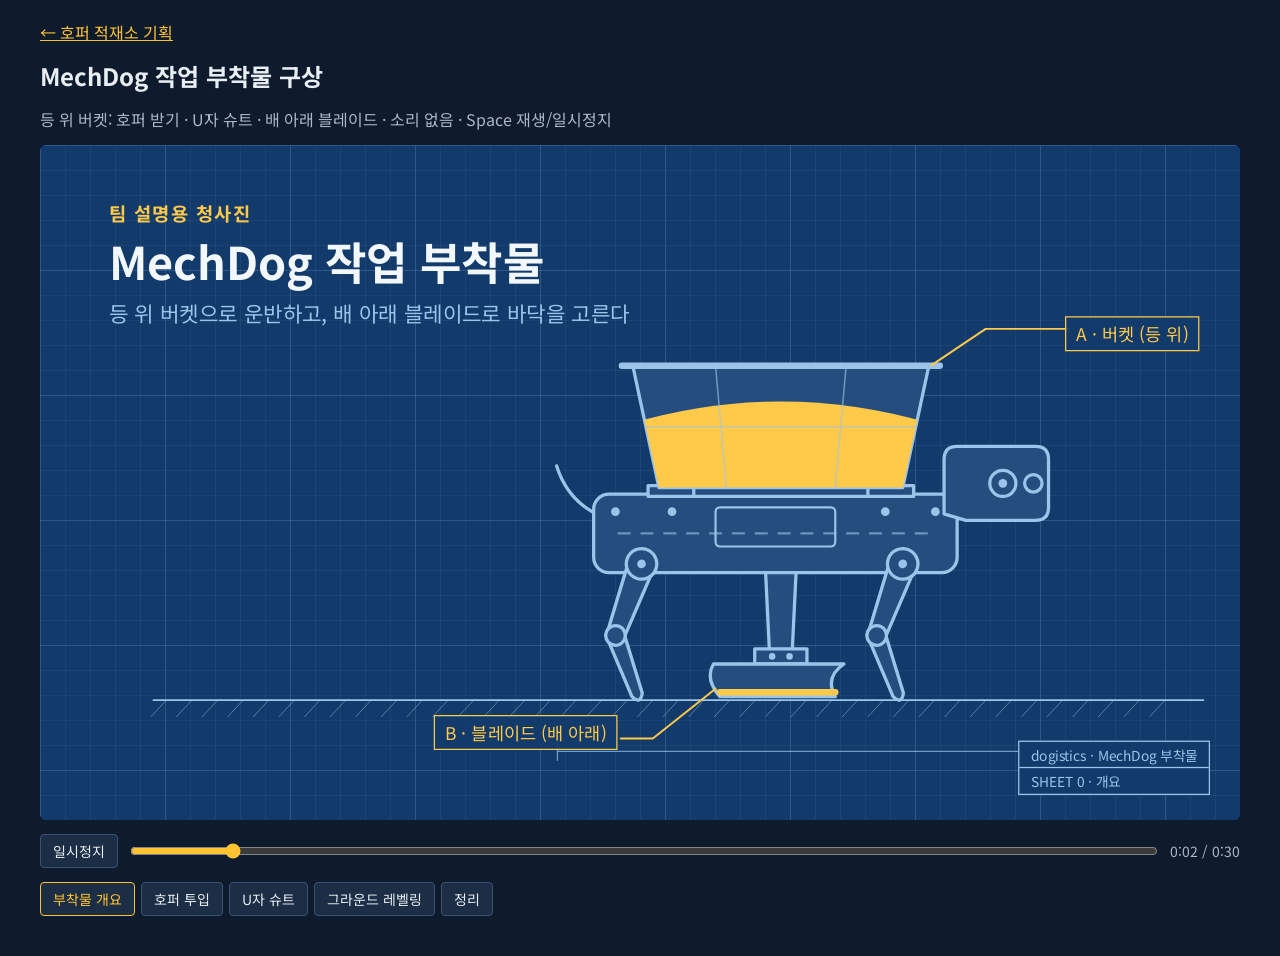
<file: hopper/film-concepts.html>
<!doctype html>
<html lang="ko">
<head>
<meta charset="utf-8">
<meta name="viewport" content="width=device-width, initial-scale=1">
<title>MechDog 작업 부착물 구상</title>
<link rel="stylesheet" href="https://fonts.googleapis.com/css2?family=Noto+Sans+KR:wght@400;700&display=swap">
<style>
body { margin:0; background:#0E1B2C; color:#E8EEF4; font-family:"Noto Sans KR", system-ui, sans-serif; }
.page { max-width:1200px; margin:0 auto; padding:20px 16px 40px; display:flex; flex-direction:column; gap:14px; }
a { color:#FFC233; }
h1 { font-size:24px; margin:0; } p { margin:0; color:#A9B7C6; }
#wrap { position:relative; width:100%; overflow:hidden; border-radius:6px; background:#123A6B; }
#stage { --sans:"Noto Sans KR", system-ui, sans-serif; position:absolute; left:0; top:0; width:1920px; height:1080px; transform-origin:0 0; overflow:hidden; }
#stage .layer { position:absolute; inset:0; }
.bar { display:flex; gap:10px; align-items:center; flex-wrap:wrap; }
.bar input { flex:1; min-width:160px; accent-color:#FFC233; }
button { font:inherit; font-size:14px; background:#1C2E45; color:#E8EEF4; border:1px solid #3A5272; border-radius:4px; padding:6px 12px; cursor:pointer; }
button.on { border-color:#FFC233; color:#FFC233; }
#chips { display:flex; gap:6px; flex-wrap:wrap; }
#clock { font-variant-numeric:tabular-nums; font-size:14px; color:#A9B7C6; }
#stage { --ground:#123A6B; --main:#9CC4EA; --second:#F2F7FC; --accent:#FFC94A; color:var(--second); font-family:var(--sans, system-ui, sans-serif);
  --faint:color-mix(in srgb, var(--main) 15%, transparent); --fainter:color-mix(in srgb, var(--main) 7%, transparent); --plate:color-mix(in srgb, var(--main) 14%, var(--ground)); --matdark:color-mix(in srgb, var(--accent) 65%, var(--ground)) }
.ground { position:absolute; inset:0; background:linear-gradient(var(--faint) 2px, transparent 2px) 0 0/200px 200px, linear-gradient(90deg, var(--faint) 2px, transparent 2px) 0 0/200px 200px, linear-gradient(var(--fainter) 1px, transparent 1px) 0 0/40px 40px, linear-gradient(90deg, var(--fainter) 1px, transparent 1px) 0 0/40px 40px, var(--ground) }
.words { position:absolute; margin:0; display:flex; flex-direction:column; gap:18px } .words > * { margin:0 }
.line { font-size:72px; line-height:1.15; font-weight:700 } .sub { font-size:34px; line-height:1.4; color:var(--main) }
.step { font-size:30px; line-height:1.2; color:var(--accent); font-weight:700; letter-spacing:.06em }
.art { position:absolute; inset:0; width:100%; height:100%; overflow:visible }
.ln { fill:none; stroke:var(--main); stroke-width:3; stroke-linecap:round; stroke-linejoin:round }
.dash { fill:none; stroke:var(--main); stroke-width:2; stroke-dasharray:12 9 }
.solid { fill:var(--plate); stroke:var(--main); stroke-width:3; stroke-linejoin:round }
.hotln { fill:none; stroke:var(--accent); stroke-width:3; stroke-linecap:round; stroke-linejoin:round }
.tag { position:absolute; font-size:28px; line-height:1.3; padding:8px 16px; border:2px solid var(--main); color:var(--second); background:color-mix(in srgb, var(--ground) 90%, transparent); max-width:560px }
.tag.hot { border-color:var(--accent); color:var(--accent) }
.sheet { position:absolute; right:48px; bottom:40px; border:2px solid var(--main); font-size:22px; line-height:1.3; color:var(--main); display:flex; flex-direction:column; background:var(--ground) }
.sheet > div { padding:6px 18px } .sheet > div + div { border-top:2px solid var(--main) }
</style>
</head>
<body>
<div class="page">
  <p><a href="./">← 호퍼 적재소 기획</a></p>
  <h1>MechDog 작업 부착물 구상</h1>
  <p>등 위 버켓: 호퍼 받기 · U자 슈트 · 배 아래 블레이드 · 소리 없음 · Space 재생/일시정지</p>
  <div id="wrap"><div id="stage"></div></div>
  <div class="bar"><button id="play" type="button">재생</button><input id="seek" type="range" min="0" value="0" aria-label="재생 위치"><span id="clock"></span></div>
  <div id="chips"></div>
</div>
<script src="player.js"></script>
<script>
(function () {
// MechDog side elevation on blueprint paper. Origin (0,0) = belly centre; feet stand at y = +118.
window.W = {
  leg(cls, hx, far) {
    return '<g class="' + cls + '"' + (far ? ' style="opacity:.4"' : '') + ' transform="translate(' + hx + ' -8) rotate(20)">' +
      '<path class="solid" d="M-12 0 L-8 70 L8 70 L12 0 Z"/>' +
      '<g transform="translate(0 70) rotate(-40)"><path class="solid" d="M-8 0 L-5 58 Q0 68 5 58 L8 0 Z"/><circle r="9" class="solid"/></g>' +
      '<circle r="14" class="solid"/><circle r="4" style="fill:var(--main)"/></g>';
  },
  bucket(cls) {
    const shape = 'M-112 -78 L-136 -190 L136 -190 L112 -78 Z';
    return '<g class="' + cls + '-bucket"><defs><clipPath id="' + cls + '-clip"><path d="' + shape + '"/></clipPath></defs>' +
      '<rect class="solid" x="-122" y="-80" width="244" height="10"/>' +
      '<path d="M-80 -70 L-80 -80 M80 -70 L80 -80" class="ln"/>' +
      '<path class="solid" d="' + shape + '"/>' +
      '<g clip-path="url(#' + cls + '-clip)"><rect class="' + cls + '-fill" x="-150" y="-78" width="300" height="140" style="fill:var(--accent)"/>' +
      '<path class="' + cls + '-heap" d="M-150 0 Q0 -40 150 0 Z" style="fill:var(--accent)"/></g>' +
      '<path class="ln" d="M-124 -134 L124 -134 M-60 -190 L-50 -78 M60 -190 L50 -78" style="stroke-width:1.5;opacity:.6"/>' +
      '<path class="ln" d="M-146 -190 H146" style="stroke-width:6"/></g>';
  },
  blade(cls) {
    return '<g class="' + cls + '-blade"><path class="solid" d="M-14 0 L-10 82 L10 82 L14 0 Z"/>' +
      '<path class="solid" d="M-24 70 H24 V84 H-24 Z"/>' +
      '<path class="solid" d="M-62 84 H58 Q40 96 50 114 H-56 Q-70 98 -62 84 Z"/>' +
      '<path d="M-56 110 H50" style="stroke:var(--accent);stroke-width:6;stroke-linecap:round"/>' +
      '<circle cx="-8" cy="77" r="3" style="fill:var(--main)"/><circle cx="8" cy="77" r="3" style="fill:var(--main)"/></g>';
  },
  dog(cls, o) {
    o = o || {};
    let s = '<g class="' + cls + '">' + W.leg(cls + '-lf2', 112, true) + W.leg(cls + '-lr2', -128, true);
    s += '<path class="ln" d="M-166 -52 Q-196 -66 -206 -98"/>';
    s += '<rect class="solid" x="-172" y="-72" width="334" height="72" rx="14"/>';
    s += '<path class="dash" d="M-150 -36 H140" style="opacity:.6"/><rect class="ln" x="-60" y="-60" width="110" height="36" rx="4" style="stroke-width:2"/>';
    s += [-152, -100, 96, 142].map((x) => '<circle cx="' + x + '" cy="-56" r="4" style="fill:var(--main)"/>').join('');
    s += '<g class="' + cls + '-head"><path class="solid" d="M150 -54 L150 -104 Q150 -116 162 -116 L234 -116 Q246 -116 246 -104 L246 -60 Q246 -48 234 -48 L170 -48 Z"/>' +
      '<circle class="solid" cx="204" cy="-82" r="12"/><circle class="solid" cx="232" cy="-82" r="8"/><circle cx="204" cy="-82" r="4" style="fill:var(--main)"/></g>';
    if (o.bucket) s += W.bucket(cls);
    if (o.blade) s += W.blade(cls);
    s += W.leg(cls + '-lf', 112) + W.leg(cls + '-lr', -128);
    return s + '</g>';
  },
  // Legs trot in diagonal pairs; fill level 0..1 raises the material inside the bucket.
  rig(root, cls) {
    const L = [['lf', 0], ['lr', Math.PI], ['lf2', Math.PI], ['lr2', 0]].map(([n, ph]) => {
      const el = root.querySelector('.' + cls + '-' + n);
      return { el, knee: el.querySelector('g'), hx: n[1] === 'f' ? 112 : -128, ph };
    });
    const fill = root.querySelector('.' + cls + '-fill'), heap = root.querySelector('.' + cls + '-heap');
    return {
      pose(t, walk) {
        for (const l of L) {
          const p = 2 * Math.PI * 1.7 * t + l.ph, a = 20 + walk * 16 * Math.sin(p), k = -40 - walk * 16 * Math.max(0, Math.cos(p));
          l.el.setAttribute('transform', 'translate(' + l.hx + ' -8) rotate(' + a.toFixed(2) + ')');
          l.knee.setAttribute('transform', 'translate(0 70) rotate(' + k.toFixed(2) + ')');
        }
      },
      level(v) {
        if (!fill) return;
        const y = -78 - v * 104;
        fill.setAttribute('y', y.toFixed(1));
        heap.setAttribute('d', 'M-150 ' + (y + 2).toFixed(1) + ' Q0 ' + (y - 46 * Math.min(1, v * 3)).toFixed(1) + ' 150 ' + (y + 2).toFixed(1) + ' Z');
      },
    };
  },
  dim(x1, y1, x2, y2) {
    const a = Math.atan2(y2 - y1, x2 - x1), nx = -Math.sin(a) * 14, ny = Math.cos(a) * 14;
    const tk = (x, y) => ' M' + (x - nx).toFixed(1) + ' ' + (y - ny).toFixed(1) + ' L' + (x + nx).toFixed(1) + ' ' + (y + ny).toFixed(1);
    return '<path class="ln" style="stroke-width:2" d="M' + x1 + ' ' + y1 + ' L' + x2 + ' ' + y2 + tk(x1, y1) + tk(x2, y2) + '"/>';
  },
  grains(kit, n, seed) {
    const r = kit.rng(seed), list = Array.from({ length: n }, () => ({ at: r(), j: r() - 0.5, s: 5 + r() * 6 }));
    return {
      markup: '<g class="grains">' + list.map(() => '<circle style="fill:var(--accent)"/>').join('') + '</g>',
      bind(g) { list.forEach((p, i) => { p.el = g.children[i]; p.el.setAttribute('r', p.s.toFixed(1)); }); },
      list,
    };
  },
};
})();
</script>
<script>
(function () {
const { seg, eo, eio, lerp, TextFx } = kit;
kit.scene('title', {
  init(kit) {
    const hatch = Array.from({ length: 40 }, (_, i) => 'M' + (220 + i * 40) + ' 880 l-24 26').join(' ');
    kit.stage.append(kit.h('<div class="ground">' +
      '<svg class="art title-art" viewBox="0 0 1920 1080"><path class="ln" d="M200 880 H1840"/><path class="ln" style="stroke-width:1.5;opacity:.5" d="' + hatch + '"/>' +
        '<g class="title-bot" transform="translate(1180 680) scale(1.7)">' + W.dog('title-dog', { bucket: true, blade: true }) + '</g>' +
        '<path class="hotln title-la" d="M1415 357 L1500 300 H1630"/><path class="hotln title-lb" d="M1078 862 L980 940 H930"/>' +
        W.dim(831, 960, 1598, 960).replace('class="ln"', 'class="ln title-dim"') + '</svg>' +
      '<div class="words" style="left:110px;top:90px;width:1700px"><p class="step title-step">팀 설명용 청사진</p><h1 class="line title-line">MechDog 작업 부착물</h1><p class="sub title-sub">등 위 버켓으로 운반하고, 배 아래 블레이드로 바닥을 고른다</p></div>' +
      '<div class="tag hot title-ta" style="left:1640px;top:274px">A · 버켓 (등 위)</div>' +
      '<div class="tag hot title-tb" style="right:996px;top:912px">B · 블레이드 (배 아래)</div>' +
      '<div class="sheet"><div>dogistics · MechDog 부착물</div><div>SHEET 0 · 개요</div></div></div>'));
    const q = (s) => kit.stage.querySelector(s);
    this.rig = W.rig(q('.title-dog'), 'title-dog');
    Object.assign(this, { art: q('.title-art'), bot: q('.title-bot'), la: q('.title-la'), lb: q('.title-lb'), ta: q('.title-ta'), tb: q('.title-tb'),
      line: q('.title-line'), sub: q('.title-sub'), step: q('.title-step'), dim: q('.title-dim') });
    [this.la, this.lb].forEach((p) => { p.setAttribute('pathLength', '1'); p.style.strokeDasharray = '1'; });
  },
  render(t) {
    const reveal = eio(seg(t, -0.7, 1.3));
    this.art.style.clipPath = 'inset(0 ' + ((1 - reveal) * 100).toFixed(2) + '% 0 0)';
    this.art.style.transform = 'scale(' + lerp(1, 1.025, eio(seg(t, 0, 3.5))) + ')';
    this.rig.pose(t, 0);
    this.rig.level(0.55);
    this.bot.setAttribute('transform', 'translate(1180 ' + (680 - 2 * Math.sin(t * 2.1)).toFixed(2) + ') scale(1.7)');
    this.la.style.strokeDashoffset = 1 - eo(seg(t, 1.0, 1.5));
    this.lb.style.strokeDashoffset = 1 - eo(seg(t, 1.3, 1.8));
    this.ta.style.opacity = eo(seg(t, 1.4, 1.8));
    this.tb.style.opacity = eo(seg(t, 1.7, 2.1));
    this.dim.style.opacity = 0.7 * eo(seg(t, 1.9, 2.4));
    this.step.style.opacity = 1;
    TextFx.fadeFromRight(this.line, t, -0.6);
    this.sub.style.opacity = eo(seg(t, 0.3, 0.9));
    this.sub.style.transform = 'translateX(' + lerp(26, 0, eo(seg(t, 0.3, 0.9))) + 'px)';
  },
});
})();
</script>
<script>
(function () {
const { seg, eo, ei, eio, lerp, clamp01, TextFx } = kit;
kit.scene('hopper', {
  init(kit) {
    const hop = 'M860 30 H1140 V110 L1025 210 H975 L860 110 Z';
    const hatch = Array.from({ length: 42 }, (_, i) => 'M' + (160 + i * 40) + ' 829 l-24 26').join(' ');
    this.gr = W.grains(kit, 26, 7);
    kit.stage.append(kit.h('<div class="ground">' +
      '<svg class="art hopper-art" viewBox="0 0 1920 1080">' +
        '<path class="dash" d="M872 110 L820 829 M1128 110 L1180 829 M846 470 H1154" style="opacity:.55"/>' +
        '<path class="ln" d="M120 829 H1840"/><path class="ln" style="stroke-width:1.5;opacity:.5" d="' + hatch + '"/>' +
        '<g class="hopper-bin"><defs><clipPath id="hopper-clip"><path d="' + hop + '"/></clipPath></defs>' +
          '<path class="solid" d="' + hop + '"/><rect class="hopper-stock" clip-path="url(#hopper-clip)" x="850" y="50" width="300" height="200" style="fill:var(--accent)"/>' +
          '<path class="ln" d="' + hop + '"/><path class="ln" d="M860 110 H1140" style="stroke-width:1.5;opacity:.6"/></g>' +
        '<rect class="solid hopper-gate" x="960" y="212" width="80" height="12"/>' +
        this.gr.markup +
        '<g class="hopper-bot">' + W.dog('hopper-dog', { bucket: true }) + '</g>' +
        W.dim(1262, 224, 1262, 336) + '</svg>' +
      '<div class="tag hopper-tg" style="left:1156px;top:140px">게이트 (열림 / 닫힘)</div>' +
      '<div class="tag hot hopper-td" style="left:1296px;top:256px">내리는 높이는 짧게 (튀 방지)</div>' +
      '<div class="words" style="left:110px;bottom:46px;width:1280px"><p class="step">① 호퍼에서 받기</p><h2 class="line hopper-line" style="font-size:56px">호퍼 아래에 서면 게이트가 열린다</h2><p class="sub hopper-sub" style="font-size:30px">재료가 등 위 버켓으로 바로 떨어지고, 다 차면 닫고 출발</p></div>' +
      '<div class="sheet"><div>dogistics · MechDog 부착물</div><div>SHEET 1 · 호퍼 투입</div></div></div>'));
    const q = (s) => kit.stage.querySelector(s);
    this.gr.bind(q('.grains'));
    this.rig = W.rig(q('.hopper-dog'), 'hopper-dog');
    Object.assign(this, { art: q('.hopper-art'), bot: q('.hopper-bot'), gate: q('.hopper-gate'), stock: q('.hopper-stock'),
      tg: q('.hopper-tg'), td: q('.hopper-td'), line: q('.hopper-line'), sub: q('.hopper-sub') });
  },
  render(t) {
    this.art.style.transform = 'scale(' + lerp(1, 1.02, eio(seg(t, 0, 7.5))) + ')';
    const inP = eio(seg(t, -0.3, 1.9)), outP = ei(seg(t, 6.3, 7.6));
    const x = lerp(420, 1000, inP) + 700 * outP, walk = (t < 2.0 || t > 6.2) ? 1 : 0;
    const bob = walk ? 4 * Math.abs(Math.sin(t * Math.PI * 3.4)) : 0;
    this.bot.setAttribute('transform', 'translate(' + x.toFixed(1) + ' ' + (640 - bob).toFixed(1) + ') scale(1.6)');
    this.rig.pose(t, walk * (t < 2.0 ? 1 - seg(t, 1.6, 2.0) : seg(t, 6.2, 6.5)));
    const v = 0.85 * eio(seg(t, 2.3, 5.8));
    this.rig.level(v);
    const open = eo(seg(t, 1.9, 2.3)) * (1 - eo(seg(t, 5.5, 5.9)));
    this.gate.setAttribute('x', (960 + 70 * open).toFixed(1));
    this.stock.setAttribute('y', (50 + 110 * eio(seg(t, 2.2, 5.8))).toFixed(1));
    const ys = 640 + 1.6 * (-78 - v * 104) - 10, P = 0.42;
    for (const p of this.gr.list) {
      const k = Math.floor((t - p.at * P) / P), qq = (t - p.at * P) / P - k, born = t - qq * P;
      const on = born > 2.05 && born < 5.5;
      p.el.style.opacity = on ? 1 : 0;
      p.el.setAttribute('cx', (1000 + p.j * 34 + p.j * 40 * qq).toFixed(1));
      p.el.setAttribute('cy', (226 + (ys - 226) * qq * qq).toFixed(1));
    }
    this.tg.style.opacity = eo(seg(t, 1.6, 2.0));
    this.td.style.opacity = eo(seg(t, 2.8, 3.2));
    TextFx.fadeFromRight(this.line, t, 0.2);
    this.sub.style.opacity = eo(seg(t, 1.2, 1.7));
  },
});
})();
</script>
<script>
(function () {
const { seg, eo, eio, lerp, TextFx } = kit;
kit.scene('chute', {
  init(kit) {
    const hatch = Array.from({ length: 42 }, (_, i) => 'M' + (160 + i * 40) + ' 829 l-24 26').join(' ');
    this.gr = W.grains(kit, 30, 11);
    const inGr = [[1610, 282], [1632, 290], [1656, 292], [1680, 288], [1700, 278], [1620, 266], [1646, 272], [1672, 270], [1694, 262], [1636, 252], [1662, 254], [1684, 248]]
      .map(([x, y]) => '<circle cx="' + x + '" cy="' + y + '" r="10" style="fill:var(--accent)"/>').join('');
    kit.stage.append(kit.h('<div class="ground">' +
      '<svg class="art chute-art" viewBox="0 0 1920 1080">' +
        '<path class="dash" d="M700 82 V829 M960 240 V829" style="opacity:.5"/>' +
        '<path class="ln" d="M120 829 H1840"/><path class="ln" style="stroke-width:1.5;opacity:.5" d="' + hatch + '"/>' +
        '<path class="solid" d="M470 -60 H660 V-10 L610 20 H530 Z"/>' +
        '<g class="chute-trough"><path class="solid" d="M580 10 L1060 300 L1080.7 265.8 L600.7 -24.2 Z"/><path class="ln" d="M580 10 L1060 300" style="stroke-width:5"/>' +
          '<path class="ln" d="M590 -7 L1070 283" style="stroke-width:1.5;opacity:.6"/></g>' +
        '<g class="chute-angle"><path class="dash" d="M580 10 H790"/><path class="hotln" d="M750 10 A170 170 0 0 1 725.7 97.6"/></g>' +
        '<g class="chute-cut"><path class="hotln" d="M804 181 L856 95" style="stroke-width:4"/><path class="dash" d="M860 92 L1500 200" style="stroke:var(--accent)"/></g>' +
        this.gr.markup +
        '<g class="chute-bot" transform="translate(1180 640) scale(1.6)">' + W.dog('chute-dog', { bucket: true }) + '</g>' +
        '<g class="chute-inset"><circle cx="1650" cy="230" r="150" class="solid" style="fill:var(--ground)"/>' + inGr +
          '<path class="ln" d="M1580 150 V230 Q1580 304 1655 304 Q1730 304 1730 230 V150" style="stroke-width:7"/>' +
          W.dim(1580, 140, 1730, 140) + '</g></svg>' +
      '<div class="tag hot chute-ta" style="left:250px;top:120px">경사 약 30° 이상</div>' +
      '<div class="tag chute-tb" style="left:1520px;top:400px">단면: U자 홈</div>' +
      '<div class="words" style="left:110px;bottom:46px;width:1280px"><p class="step">② U자 슈트로 흘려 보내기</p><h2 class="line chute-line" style="font-size:56px">비스듬한 U자 판으로 버켓까지 미끄러뜨린다</h2><p class="sub chute-sub" style="font-size:30px">U자 단면이 재료를 가운데로 모아 옆으로 새지 않는다</p></div>' +
      '<div class="sheet"><div>dogistics · MechDog 부착물</div><div>SHEET 2 · U자 슈트</div></div></div>'));
    const q = (s) => kit.stage.querySelector(s);
    this.gr.bind(q('.grains'));
    this.rig = W.rig(q('.chute-dog'), 'chute-dog');
    Object.assign(this, { art: q('.chute-art'), inset: q('.chute-inset'), cut: q('.chute-cut'), ang: q('.chute-angle'), ta: q('.chute-ta'), tb: q('.chute-tb'),
      line: q('.chute-line'), sub: q('.chute-sub') });
  },
  render(t) {
    this.art.style.transform = 'scale(' + lerp(1.0, 1.025, eio(seg(t, 0, 7))) + ')';
    this.rig.pose(t, 0);
    const v = lerp(0.15, 0.82, eio(seg(t, 1.2, 6.4)));
    this.rig.level(v);
    const ys = 640 + 1.6 * (-78 - v * 104) - 10, P = 0.9;
    for (const p of this.gr.list) {
      const qq = (((t - p.at * P) / P) % 1 + 1) % 1, born = t - qq * P;
      p.el.style.opacity = born > -0.2 && born < 5.6 ? 1 : 0;
      let x, y;
      if (qq < 0.72) {
        const s = Math.pow(qq / 0.72, 1.4);
        x = lerp(580, 1060, s) + 10 * 0.517 + p.j * 8; y = lerp(10, 300, s) - 10 * 0.856 - p.j * 6;
      } else {
        const f = (qq - 0.72) / 0.28;
        x = 1066 + 70 * f + p.j * 30 * f; y = 292 + (ys - 292) * f * f;
      }
      p.el.setAttribute('cx', x.toFixed(1)); p.el.setAttribute('cy', y.toFixed(1));
    }
    this.ang.style.opacity = eo(seg(t, 1.0, 1.5));
    this.ta.style.opacity = eo(seg(t, 1.2, 1.6));
    this.cut.style.opacity = eo(seg(t, 2.4, 2.9));
    const pop = eo(seg(t, 2.8, 3.5));
    this.inset.style.opacity = pop;
    this.inset.style.transformOrigin = '1650px 230px';
    this.inset.style.transform = 'scale(' + lerp(0.6, 1, pop) * (1 + 0.01 * Math.sin(t * 2)) + ')';
    this.tb.style.opacity = eo(seg(t, 3.3, 3.8));
    TextFx.fadeFromRight(this.line, t, 0.2);
    this.sub.style.opacity = eo(seg(t, 1.3, 1.8));
  },
});
})();
</script>
<script>
(function () {
const { seg, eo, eio, lerp, TextFx } = kit;
kit.scene('grader', {
  init(kit) {
    kit.stage.append(kit.h('<div class="ground">' +
      '<svg class="art grader-art" viewBox="0 0 1920 1080">' +
        '<path class="grader-soil" style="fill:color-mix(in srgb, var(--accent) 28%, var(--ground))"/>' +
        '<path class="grader-surf" style="fill:none;stroke:var(--accent);stroke-width:4;stroke-linejoin:round"/>' +
        '<path class="grader-flat" style="fill:none;stroke:var(--second);stroke-width:4"/>' +
        '<path class="dash" d="M100 789 H1860" style="opacity:.45"/>' +
        '<g class="grader-bot">' + W.dog('grader-dog', { blade: true }) + '</g>' +
        '<g class="grader-top"><rect x="1430" y="60" width="420" height="270" class="solid" style="fill:var(--ground)"/>' +
          '<rect x="1540" y="150" width="220" height="90" rx="14" class="solid"/><rect x="1760" y="165" width="46" height="60" rx="8" class="solid"/>' +
          [[1570, 140], [1570, 250], [1730, 140], [1730, 250]].map(([x, y]) => '<circle cx="' + x + '" cy="' + y + '" r="12" class="solid"/>').join('') +
          '<path d="M1612 126 L1688 264" style="stroke:var(--accent);stroke-width:10;stroke-linecap:round"/>' +
          '<path class="hotln grader-arrow" d="M1700 290 Q1690 312 1660 318 M1660 318 l12 -12 M1660 318 l14 8"/>' +
          '<path class="ln" d="M1470 300 H1530 M1530 300 l-12 -8 M1530 300 l-12 8"/></g></svg>' +
      '<div class="tag grader-tt" style="left:1430px;top:346px">위에서 본 모습: 날을 비스듬히</div>' +
      '<div class="tag hot grader-th" style="top:880px">날 높이 = 지면 (나사로 조절)</div>' +
      '<div class="tag grader-ta" style="left:1440px;top:880px">울퉁불퉁한 바닥</div>' +
      '<div class="tag grader-tf" style="left:140px;top:880px">평평해진 면</div>' +
      '<div class="words" style="left:110px;top:70px;width:1260px"><p class="step">③ 배 아래 블레이드로 고르기</p><h2 class="line grader-line" style="font-size:56px">그레이더처럼 배 아래 날이 바닥을 편다</h2><p class="sub grader-sub" style="font-size:30px">앞이 아니라 다리 사이에 달아, 지나간 자리가 평평해진다</p></div>' +
      '<div class="sheet"><div>dogistics · MechDog 부착물</div><div>SHEET 3 · 그라운드 레벨링</div></div></div>'));
    const q = (s) => kit.stage.querySelector(s);
    this.rig = W.rig(q('.grader-dog'), 'grader-dog');
    Object.assign(this, { art: q('.grader-art'), bot: q('.grader-bot'), soil: q('.grader-soil'), surf: q('.grader-surf'), flat: q('.grader-flat'),
      top: q('.grader-top'), arrow: q('.grader-arrow'), tt: q('.grader-tt'), th: q('.grader-th'), ta: q('.grader-ta'), tf: q('.grader-tf'),
      line: q('.grader-line'), sub: q('.grader-sub') });
  },
  render(t) {
    const G = 789, mv = eio(seg(t, 0.2, 7.5)), x = lerp(300, 1480, mv), walk = mv > 0 && mv < 1 ? 1 : 0;
    const bob = 4 * Math.abs(Math.sin(t * Math.PI * 3.4)) * walk;
    this.art.style.transform = 'scale(' + lerp(1, 1.02, eio(seg(t, 0, 8))) + ')';
    this.bot.setAttribute('transform', 'translate(' + x.toFixed(1) + ' ' + (600 - bob).toFixed(1) + ') scale(1.6)');
    this.rig.pose(t, walk);
    const bx = x + 80, pile = 10 + 20 * seg(t, 0.3, 3);
    const bump = (X) => 10 + 9 * Math.sin(X / 41) + 8 * Math.sin(X / 97 + 1.3);
    let d = '';
    for (let X = 100; X <= 1860; X += 10) {
      let y = G;
      if (X >= bx) {
        const f = (X - bx) / 70, berm = f < 1 ? pile * Math.sqrt(1 - f) : 0;
        y = G - Math.max(bump(X), berm);
      }
      d += (X === 100 ? 'M' : ' L') + X + ' ' + y.toFixed(1);
    }
    this.surf.setAttribute('d', d);
    this.soil.setAttribute('d', d + ' L1860 860 L100 860 Z');
    this.flat.setAttribute('d', 'M100 ' + G + ' H' + Math.max(100, bx - 8).toFixed(1));
    this.top.style.opacity = eo(seg(t, 1.6, 2.2));
    this.tt.style.opacity = eo(seg(t, 1.9, 2.4));
    this.arrow.style.opacity = 0.5 + 0.5 * Math.sin(t * 3);
    this.th.style.left = (x - 150).toFixed(1) + 'px';
    this.th.style.opacity = eo(seg(t, 0.8, 1.3));
    this.ta.style.opacity = 1 - eo(seg(t, 3.6, 4.2));
    this.tf.style.opacity = eo(seg(t, 4.4, 4.9));
    TextFx.fadeFromRight(this.line, t, 0.2);
    this.sub.style.opacity = eo(seg(t, 1.2, 1.7));
  },
});
})();
</script>
<script>
(function () {
const { seg, eo, eio, lerp } = kit;
kit.scene('end', {
  init(kit) {
    const hatch = Array.from({ length: 22 }, (_, i) => 'M' + (1000 + i * 40) + ' 777 l-24 26').join(' ');
    kit.stage.append(kit.h('<div class="ground">' +
      '<svg class="art end-art" viewBox="0 0 1920 1080"><path class="ln" d="M980 777 H1860"/><path class="ln" style="stroke-width:1.5;opacity:.5" d="' + hatch + '"/>' +
        '<g class="end-bot" transform="translate(1400 600) scale(1.5)">' + W.dog('end-dog', { bucket: true, blade: true }) + '</g></svg>' +
      '<div class="words" style="left:110px;top:120px;width:860px;gap:30px"><h2 class="line">세 가지 작업 방식</h2>' +
        '<p class="sub end-r" style="color:var(--second)">① 호퍼 아래에 서서 버켓에 받기</p>' +
        '<p class="sub end-r" style="color:var(--second)">② U자 슈트로 흘려서 받기</p>' +
        '<p class="sub end-r" style="color:var(--second)">③ 배 아래 블레이드로 바닥 고르기</p>' +
        '<p class="sub end-n" style="font-size:28px">다음: 버켓·블레이드 크기와 무게를 MechDog 하중에 맞춰 정하기</p></div>' +
      '<div class="sheet"><div>dogistics · MechDog 부착물</div><div>SHEET 4 · 정리</div></div></div>'));
    const q = (s) => kit.stage.querySelector(s);
    this.rig = W.rig(q('.end-dog'), 'end-dog');
    this.rows = Array.from(kit.stage.querySelectorAll('.end-r'));
    Object.assign(this, { art: q('.end-art'), bot: q('.end-bot'), note: q('.end-n') });
  },
  render(t) {
    this.art.style.transform = 'scale(' + lerp(1.0, 1.02, eio(seg(t, 0, 4))) + ')';
    this.rig.pose(t, 0);
    this.rig.level(0.7);
    this.bot.setAttribute('transform', 'translate(1400 ' + (600 - 2 * Math.sin(t * 2.1)).toFixed(2) + ') scale(1.5)');
    this.rows.forEach((r, i) => {
      const p = eo(seg(t, 0.2 + i * 0.3, 0.7 + i * 0.3));
      r.style.opacity = p;
      r.style.transform = 'translateX(' + lerp(28, 0, p).toFixed(1) + 'px)';
    });
    this.note.style.opacity = eo(seg(t, 1.4, 1.9));
  },
});
})();
</script>
<script>FilmPlayer({"scenes": [{"id": "title", "name": "부착물 개요", "dur": 3.5}, {"id": "hopper", "name": "호퍼 투입", "dur": 7.5}, {"id": "chute", "name": "U자 슈트", "dur": 7}, {"id": "grader", "name": "그라운드 레벨링", "dur": 8}, {"id": "end", "name": "정리", "dur": 4}]});</script>
</body>
</html>
</file>
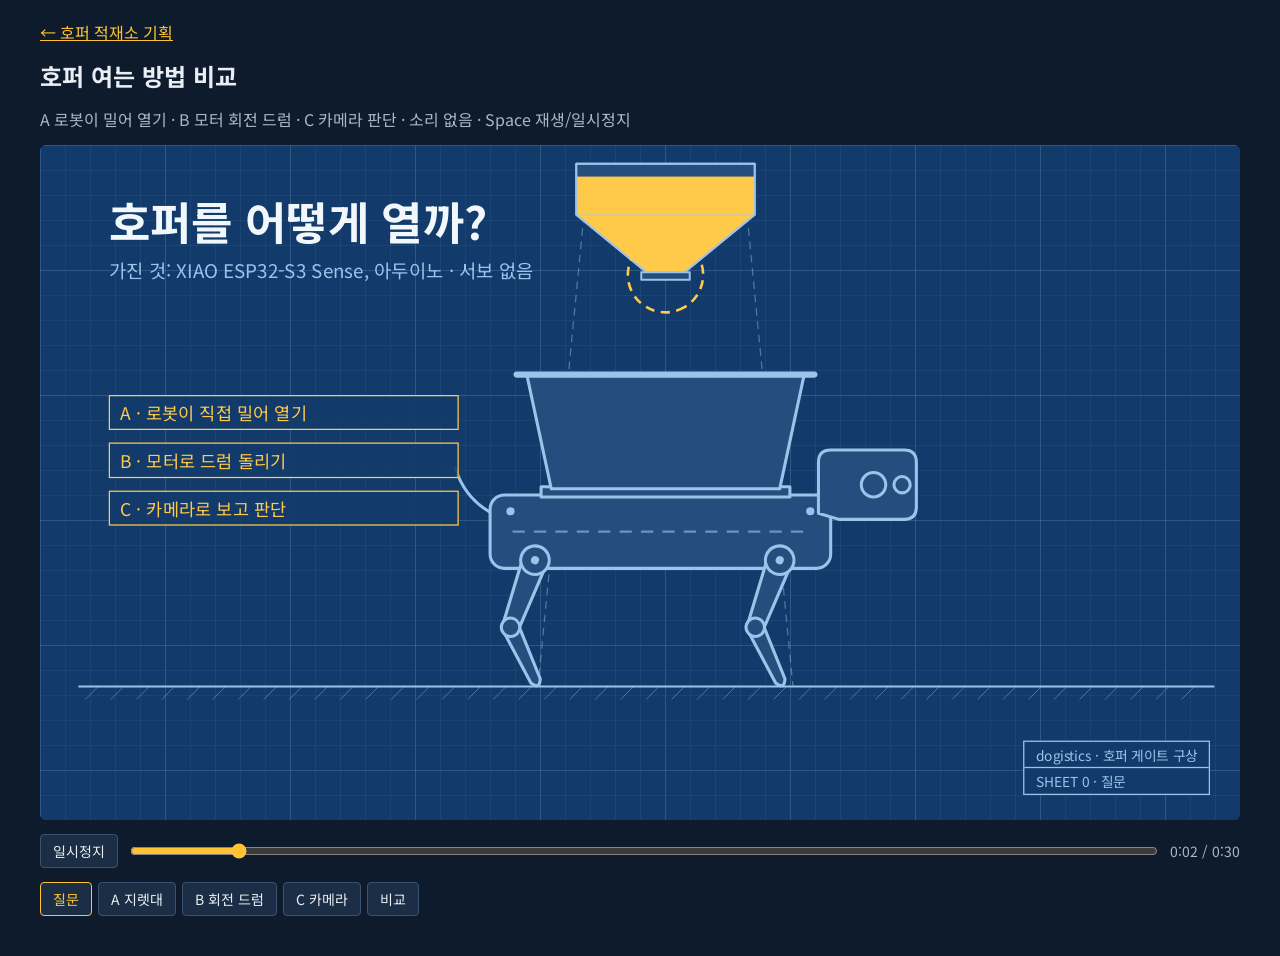
<file: hopper/film-open-methods.html>
<!doctype html>
<html lang="ko">
<head>
<meta charset="utf-8">
<meta name="viewport" content="width=device-width, initial-scale=1">
<title>호퍼 여는 방법 비교</title>
<link rel="stylesheet" href="https://fonts.googleapis.com/css2?family=Noto+Sans+KR:wght@400;700&display=swap">
<style>
body { margin:0; background:#0E1B2C; color:#E8EEF4; font-family:"Noto Sans KR", system-ui, sans-serif; }
.page { max-width:1200px; margin:0 auto; padding:20px 16px 40px; display:flex; flex-direction:column; gap:14px; }
a { color:#FFC233; }
h1 { font-size:24px; margin:0; } p { margin:0; color:#A9B7C6; }
#wrap { position:relative; width:100%; overflow:hidden; border-radius:6px; background:#123A6B; }
#stage { --sans:"Noto Sans KR", system-ui, sans-serif; position:absolute; left:0; top:0; width:1920px; height:1080px; transform-origin:0 0; overflow:hidden; }
#stage .layer { position:absolute; inset:0; }
.bar { display:flex; gap:10px; align-items:center; flex-wrap:wrap; }
.bar input { flex:1; min-width:160px; accent-color:#FFC233; }
button { font:inherit; font-size:14px; background:#1C2E45; color:#E8EEF4; border:1px solid #3A5272; border-radius:4px; padding:6px 12px; cursor:pointer; }
button.on { border-color:#FFC233; color:#FFC233; }
#chips { display:flex; gap:6px; flex-wrap:wrap; }
#clock { font-variant-numeric:tabular-nums; font-size:14px; color:#A9B7C6; }
#stage { --ground:#123A6B; --main:#9CC4EA; --second:#F2F7FC; --accent:#FFC94A; color:var(--second); font-family:var(--sans, system-ui, sans-serif);
  --faint:color-mix(in srgb, var(--main) 15%, transparent); --fainter:color-mix(in srgb, var(--main) 7%, transparent); --plate:color-mix(in srgb, var(--main) 14%, var(--ground)) }
.ground { position:absolute; inset:0; background:linear-gradient(var(--faint) 2px, transparent 2px) 0 0/200px 200px, linear-gradient(90deg, var(--faint) 2px, transparent 2px) 0 0/200px 200px, linear-gradient(var(--fainter) 1px, transparent 1px) 0 0/40px 40px, linear-gradient(90deg, var(--fainter) 1px, transparent 1px) 0 0/40px 40px, var(--ground) }
.words { position:absolute; margin:0; display:flex; flex-direction:column; gap:16px } .words > * { margin:0 }
.line { font-size:56px; line-height:1.15; font-weight:700 } .sub { font-size:30px; line-height:1.4; color:var(--main) }
.step { font-size:30px; line-height:1.2; color:var(--accent); font-weight:700; letter-spacing:.04em }
.art { position:absolute; inset:0; width:100%; height:100%; overflow:visible }
.ln { fill:none; stroke:var(--main); stroke-width:3; stroke-linecap:round; stroke-linejoin:round }
.dash { fill:none; stroke:var(--main); stroke-width:2; stroke-dasharray:12 9 }
.solid { fill:var(--plate); stroke:var(--main); stroke-width:3; stroke-linejoin:round }
.hotln { fill:none; stroke:var(--accent); stroke-width:3; stroke-linecap:round; stroke-linejoin:round }
.tag { position:absolute; font-size:28px; line-height:1.3; padding:8px 16px; border:2px solid var(--main); color:var(--second); background:color-mix(in srgb, var(--ground) 90%, transparent); max-width:600px }
.tag.hot { border-color:var(--accent); color:var(--accent) }
.sheet { position:absolute; right:48px; bottom:40px; border:2px solid var(--main); font-size:22px; line-height:1.3; color:var(--main); display:flex; flex-direction:column; background:var(--ground) }
.sheet > div { padding:6px 18px } .sheet > div + div { border-top:2px solid var(--main) }
</style>
</head>
<body>
<div class="page">
  <p><a href="./">← 호퍼 적재소 기획</a></p>
  <h1>호퍼 여는 방법 비교</h1>
  <p>A 로봇이 밀어 열기 · B 모터 회전 드럼 · C 카메라 판단 · 소리 없음 · Space 재생/일시정지</p>
  <div id="wrap"><div id="stage"></div></div>
  <div class="bar"><button id="play" type="button">재생</button><input id="seek" type="range" min="0" value="0" aria-label="재생 위치"><span id="clock"></span></div>
  <div id="chips"></div>
</div>
<script src="player.js"></script>
<script>
(function () {
// MechDog + hopper on blueprint paper. Dog origin (0,0) = belly centre, drawn at scale 1.6. Ground line y = 860.
window.W = {
  G: 860, S: 1.6,
  leg(cls, hx, far) {
    return '<g class="' + cls + '"' + (far ? ' style="opacity:.4"' : '') + ' transform="translate(' + hx + ' -8) rotate(20)">' +
      '<path class="solid" d="M-12 0 L-8 70 L8 70 L12 0 Z"/>' +
      '<g transform="translate(0 70) rotate(-40)"><path class="solid" d="M-8 0 L-5 58 Q0 68 5 58 L8 0 Z"/><circle r="9" class="solid"/></g>' +
      '<circle r="14" class="solid"/><circle r="4" style="fill:var(--main)"/></g>';
  },
  dog(cls, marker) {
    const shape = 'M-112 -78 L-136 -190 L136 -190 L112 -78 Z';
    let s = '<g class="' + cls + '">' + W.leg(cls + '-lf2', 112, true) + W.leg(cls + '-lr2', -128, true);
    s += '<path class="ln" d="M-166 -52 Q-196 -66 -206 -98"/><rect class="solid" x="-172" y="-72" width="334" height="72" rx="14"/>';
    s += '<path class="dash" d="M-150 -36 H140" style="opacity:.6"/>' + [-152, 142].map((x) => '<circle cx="' + x + '" cy="-56" r="4" style="fill:var(--main)"/>').join('');
    s += '<path class="solid" d="M150 -54 L150 -104 Q150 -116 162 -116 L234 -116 Q246 -116 246 -104 L246 -60 Q246 -48 234 -48 L170 -48 Z"/><circle class="solid" cx="204" cy="-82" r="12"/><circle class="solid" cx="232" cy="-82" r="8"/>';
    s += '<g class="' + cls + '-bucket"><defs><clipPath id="' + cls + '-clip"><path d="' + shape + '"/></clipPath></defs><rect class="solid" x="-122" y="-80" width="244" height="10"/>' +
      '<path class="solid" d="' + shape + '"/><g clip-path="url(#' + cls + '-clip)"><rect class="' + cls + '-fill" x="-150" y="-78" width="300" height="140" style="fill:var(--accent)"/>' +
      '<path class="' + cls + '-heap" d="M-150 0 Z" style="fill:var(--accent)"/></g>' +
      '<path class="ln" d="M-146 -190 H146" style="stroke-width:6"/>' +
      (marker ? '<path d="M-146 -197 H146" style="stroke:var(--accent);stroke-width:8"/>' : '') + '</g>';
    s += W.leg(cls + '-lf', 112) + W.leg(cls + '-lr', -128);
    return s + '</g>';
  },
  // s = 0 crouched, 1 standing tall. Feet always reach the ground through foot(s).
  foot(s) { const a = (35 - 30 * s) * Math.PI / 180, k = (-80 + 70 * s) * Math.PI / 180; return -8 + 70 * Math.cos(a) + 64 * Math.cos(a + k); },
  rig(root, cls) {
    const L = [['lf', 0], ['lr', Math.PI], ['lf2', Math.PI], ['lr2', 0]].map(([n, ph]) => {
      const el = root.querySelector('.' + cls + '-' + n);
      return { el, knee: el.querySelector('g'), hx: n[1] === 'f' ? 112 : -128, ph };
    });
    const fill = root.querySelector('.' + cls + '-fill'), heap = root.querySelector('.' + cls + '-heap');
    return {
      place(x, t, walk, s) {
        const bob = walk * 3 * Math.abs(Math.sin(t * Math.PI * 3.4));
        const oy = W.G - W.foot(s) * W.S - bob;
        root.setAttribute('transform', 'translate(' + x.toFixed(1) + ' ' + oy.toFixed(1) + ') scale(' + W.S + ')');
        const a0 = 35 - 30 * s, k0 = -80 + 70 * s;
        for (const l of L) {
          const p = 2 * Math.PI * 1.7 * t + l.ph, a = a0 + walk * 14 * Math.sin(p), k = k0 - walk * 14 * Math.max(0, Math.cos(p));
          l.el.setAttribute('transform', 'translate(' + l.hx + ' -8) rotate(' + a.toFixed(2) + ')');
          l.knee.setAttribute('transform', 'translate(0 70) rotate(' + k.toFixed(2) + ')');
        }
        return oy;
      },
      level(v) {
        const y = -78 - v * 104;
        fill.setAttribute('y', y.toFixed(1));
        heap.setAttribute('d', 'M-150 ' + (y + 2).toFixed(1) + ' Q0 ' + (y - 40 * Math.min(1, v * 3)).toFixed(1) + ' 150 ' + (y + 2).toFixed(1) + ' Z');
        return y;
      },
    };
  },
  hopper(cls) {
    const hop = 'M860 40 H1140 V120 L1030 210 H970 L860 120 Z';
    return '<g class="' + cls + '"><defs><clipPath id="' + cls + '-clip"><path d="' + hop + '"/></clipPath></defs>' +
      '<path class="dash" d="M872 120 L800 860 M1128 120 L1200 860" style="opacity:.45"/>' +
      '<path class="solid" d="' + hop + '"/><rect class="' + cls + '-stock" clip-path="url(#' + cls + '-clip)" x="850" y="60" width="300" height="200" style="fill:var(--accent)"/>' +
      '<path class="ln" d="' + hop + '"/><path class="ln" d="M860 120 H1140" style="stroke-width:1.5;opacity:.6"/></g>';
  },
  floor() {
    return '<path class="ln" d="M80 860 H1860"/><path class="ln" style="stroke-width:1.5;opacity:.45" d="' + Array.from({ length: 44 }, (_, i) => 'M' + (110 + i * 40) + ' 860 l-20 20').join(' ') + '"/>';
  },
  grains(kit, n, seed) {
    const r = kit.rng(seed), list = Array.from({ length: n }, () => ({ at: r(), j: r() - 0.5, s: 5 + r() * 6 }));
    return {
      markup: '<g class="grains">' + list.map(() => '<circle style="fill:var(--accent)"/>').join('') + '</g>',
      bind(g) { list.forEach((p, i) => { p.el = g.children[i]; p.el.setAttribute('r', p.s.toFixed(1)); }); },
      // grains leave (x0,y0) and land on ys; on(born) says whether a grain born then is falling
      fall(t, x0, y0, ys, P, on) {
        for (const p of list) {
          const qq = (((t - p.at * P) / P) % 1 + 1) % 1, born = t - qq * P;
          p.el.style.opacity = on(born) ? 1 : 0;
          p.el.setAttribute('cx', (x0 + p.j * 30 + p.j * 36 * qq).toFixed(1));
          p.el.setAttribute('cy', (y0 + (ys - y0) * qq * qq).toFixed(1));
        }
      },
    };
  },
};
})();
</script>
<script>
(function () {
const { seg, eo, eio, lerp, TextFx } = kit;
kit.scene('ask', {
  init(kit) {
    kit.stage.append(kit.h('<div class="ground">' +
      '<svg class="art ask-art" viewBox="0 0 1920 1080">' + W.floor() + W.hopper('ask-hop') +
        '<rect class="solid" x="962" y="210" width="76" height="12"/>' +
        '<circle class="ask-ring" cx="1000" cy="214" r="58" style="fill:none;stroke:var(--accent);stroke-width:4;stroke-dasharray:14 10"/>' +
        '<g class="ask-dog">' + W.dog('ask-d') + '</g></svg>' +
      '<div class="words" style="left:110px;top:80px;width:700px"><h1 class="line ask-line" style="font-size:72px">호퍼를 어떻게 열까?</h1><p class="sub ask-sub">가진 것: XIAO ESP32-S3 Sense, 아두이노 · 서보 없음</p></div>' +
      '<div class="words" style="left:110px;top:400px;width:560px;gap:20px">' +
        '<p class="tag hot ask-c" style="position:static">A · 로봇이 직접 밀어 열기</p>' +
        '<p class="tag hot ask-c" style="position:static">B · 모터로 드럼 돌리기</p>' +
        '<p class="tag hot ask-c" style="position:static">C · 카메라로 보고 판단</p></div>' +
      '<div class="sheet"><div>dogistics · 호퍼 게이트 구상</div><div>SHEET 0 · 질문</div></div></div>'));
    const q = (s) => kit.stage.querySelector(s);
    this.rig = W.rig(q('.ask-d'), 'ask-d');
    this.chips = Array.from(kit.stage.querySelectorAll('.ask-c'));
    Object.assign(this, { art: q('.ask-art'), ring: q('.ask-ring'), line: q('.ask-line'), sub: q('.ask-sub') });
  },
  render(t) {
    this.art.style.transform = 'scale(' + lerp(1, 1.02, eio(seg(t, 0, 3.5))) + ')';
    this.rig.place(1000, t, 0, 0.5);
    this.rig.level(0);
    this.ring.style.transformOrigin = '1000px 214px';
    this.ring.style.transform = 'rotate(' + (t * 20).toFixed(1) + 'deg) scale(' + (1 + 0.04 * Math.sin(t * 3)) + ')';
    TextFx.fadeFromRight(this.line, t, -0.6);
    this.sub.style.opacity = eo(seg(t, 0.2, 0.7));
    this.chips.forEach((c, i) => {
      const p = eo(seg(t, 0.8 + i * 0.3, 1.3 + i * 0.3));
      c.style.opacity = p; c.style.transform = 'translateX(' + lerp(28, 0, p).toFixed(1) + 'px)';
    });
  },
});
})();
</script>
<script>
(function () {
const { seg, eo, ei, eio, lerp, TextFx } = kit;
kit.scene('lever', {
  init(kit) {
    this.gr = W.grains(kit, 24, 5);
    kit.stage.append(kit.h('<div class="ground">' +
      '<svg class="art lever-art" viewBox="0 0 1920 1080">' + W.floor() + W.hopper('lever-hop') +
        '<path class="solid" d="M1030 150 H1150 V172 H1030 Z"/>' +
        '<path class="lever-spring" style="fill:none;stroke:var(--main);stroke-width:3;stroke-linejoin:round"/>' +
        '<g class="lever-arm" transform="translate(1030 216)">' +
          '<rect class="solid" x="-70" y="-4" width="74" height="12"/>' +
          '<path d="M0 0 L65 179" style="stroke:var(--main);stroke-width:9;stroke-linecap:round"/>' +
          '<rect x="25" y="173" width="80" height="14" rx="3" style="fill:var(--accent)"/>' +
          '<circle r="10" class="solid"/><circle r="3" style="fill:var(--main)"/></g>' +
        this.gr.markup + '<g class="lever-dog">' + W.dog('lever-d') + '</g></svg>' +
      '<div class="words" style="left:110px;top:60px;width:640px;gap:14px">' +
        '<p class="tag lever-s" style="position:static">① 몸을 낮춰 호퍼 아래로</p>' +
        '<p class="tag hot lever-s" style="position:static">② 몸을 세우면 버켓이 지렛대를 밀어 문이 열림</p>' +
        '<p class="tag lever-s" style="position:static">③ 몸을 낮추면 스프링이 문을 닫음</p></div>' +
      '<div class="tag lever-th" style="left:1176px;top:96px">경첩 + 스프링</div>' +
      '<div class="tag hot lever-tp" style="left:1196px;top:250px">누름판</div>' +
      '<div class="words" style="left:110px;bottom:30px;width:1280px"><p class="step">A · 로봇이 직접 열기 (모터 없음)</p><h2 class="line lever-line">몸을 세우면 버켓이 지렛대를 밀어 올린다</h2><p class="sub lever-sub">전기 없이 바로 시험 · 세운 시간 = 받는 양</p></div>' +
      '<div class="sheet"><div>dogistics · 호퍼 게이트 구상</div><div>SHEET A · 지렛대</div></div></div>'));
    const q = (s) => kit.stage.querySelector(s);
    this.gr.bind(q('.grains'));
    this.rig = W.rig(q('.lever-d'), 'lever-d');
    this.steps = Array.from(kit.stage.querySelectorAll('.lever-s'));
    Object.assign(this, { art: q('.lever-art'), arm: q('.lever-arm'), spring: q('.lever-spring'), stock: q('.lever-hop-stock'),
      th: q('.lever-th'), tp: q('.lever-tp'), line: q('.lever-line'), sub: q('.lever-sub') });
  },
  render(t) {
    this.art.style.transform = 'scale(' + lerp(1, 1.02, eio(seg(t, 0, 8))) + ')';
    const inP = eio(seg(t, -0.2, 2.0)), outP = ei(seg(t, 6.3, 8.2));
    const x = lerp(420, 1000, inP) + 760 * outP, walk = (inP > 0 && inP < 1) || outP > 0 ? 1 : 0;
    const s = eio(seg(t, 2.3, 2.9)) * (1 - eio(seg(t, 5.4, 5.9)));
    const oy = this.rig.place(x, t, walk, s);
    const v = 0.8 * eio(seg(t, 2.8, 5.8)), fy = this.rig.level(v);
    const rim = oy - 190 * W.S, over = Math.abs(x - 1000) < 120;
    const push = over ? Math.max(0, 395 - rim) : 0;
    const a = (Math.asin(Math.max(-1, Math.min(1, (179 - push) / 190.4))) - 1.2217) * 180 / Math.PI;
    this.arm.setAttribute('transform', 'translate(1030 216) rotate(' + a.toFixed(2) + ')');
    const r = a * Math.PI / 180, mx = 1030 + 32 * Math.cos(r) - 88 * Math.sin(r), my = 216 + 32 * Math.sin(r) + 88 * Math.cos(r);
    let d = 'M1140 172', n = 9;
    for (let i = 1; i < n; i++) { const f = i / n, px = lerp(1140, mx, f), py = lerp(172, my, f); d += ' L' + (px + (i % 2 ? 12 : -12)).toFixed(1) + ' ' + py.toFixed(1); }
    this.spring.setAttribute('d', d + ' L' + mx.toFixed(1) + ' ' + my.toFixed(1));
    this.stock.setAttribute('y', (60 + 70 * eio(seg(t, 2.8, 5.8))).toFixed(1));
    this.gr.fall(t, 1000, 224, oy + fy * W.S - 8, 0.42, (b) => b > 2.75 && b < 5.45);
    this.steps.forEach((el, i) => {
      const st = [0.3, 2.3, 5.4][i], p = eo(seg(t, st, st + 0.4));
      el.style.opacity = p * (i === [0, 1, 2][t < 2.3 ? 0 : t < 5.4 ? 1 : 2] ? 1 : 0.55);
      el.style.transform = 'translateX(' + lerp(24, 0, p).toFixed(1) + 'px)';
    });
    this.th.style.opacity = eo(seg(t, 0.8, 1.2));
    this.tp.style.opacity = eo(seg(t, 1.1, 1.5));
    TextFx.fadeFromRight(this.line, t, 0.3);
    this.sub.style.opacity = eo(seg(t, 1.4, 1.9));
  },
});
})();
</script>
<script>
(function () {
const { seg, eo, eio, lerp, TextFx } = kit;
const DRUM_STEPS = [1.2, 2.3, 3.4, 4.5];
kit.scene('drum', {
  init(kit) {
    this.gr = W.grains(kit, 22, 9);
    const wedge = (i) => {
      const a0 = (i * 90 - 40) * Math.PI / 180, a1 = (i * 90 + 40) * Math.PI / 180, P = (r, a) => (r * Math.sin(a)).toFixed(1) + ' ' + (-r * Math.cos(a)).toFixed(1);
      return '<path class="drum-pk" d="M' + P(14, a0) + ' L' + P(42, a0) + ' A42 42 0 0 1 ' + P(42, a1) + ' L' + P(14, a1) + ' Z" style="fill:var(--accent)"/>';
    };
    kit.stage.append(kit.h('<div class="ground">' +
      '<svg class="art drum-art" viewBox="0 0 1920 1080">' + W.floor() + W.hopper('drum-hop') +
        '<path class="solid" d="M944 206 H1056 V300 L1030 324 H970 L944 300 Z"/>' +
        '<g class="drum-rot" transform="translate(1000 258)"><circle r="48" class="solid"/>' + [0, 1, 2, 3].map(wedge).join('') +
          '<path class="ln" d="M-34 -34 L34 34 M34 -34 L-34 34"/><circle r="10" class="solid"/></g>' +
        '<rect class="solid" x="1062" y="234" width="62" height="48" rx="6"/><path class="ln" d="M1056 258 H1062"/>' +
        '<g class="drum-x"><rect class="solid" x="1196" y="60" width="84" height="58" rx="6"/><circle cx="1238" cy="89" r="9" class="solid"/></g>' +
        '<path class="dash drum-wire" d="M1238 118 V200 Q1238 258 1124 258" style="stroke:var(--accent)"/>' +
        '<path class="dash" d="M760 268 H944" style="opacity:.7"/>' +
        this.gr.markup + '<g class="drum-dog">' + W.dog('drum-d') + '</g></svg>' +
      '<div class="tag hot drum-ta" style="right:1160px;top:240px">회전 드럼: 한 칸 = 일정량</div>' +
      '<div class="tag drum-tm" style="left:1150px;top:300px">모터: 서보 또는 28BYJ-48 스텝모터</div>' +
      '<div class="tag drum-tx" style="left:1310px;top:64px">XIAO: MQTT 명령 “4칸”</div>' +
      '<div class="words" style="left:110px;bottom:30px;width:1280px"><p class="step">B · 모터로 회전 드럼 돌리기</p><h2 class="line drum-line">드럼이 한 칸 돌 때마다 같은 양이 떨어진다</h2><p class="sub drum-sub">모터 구입 필요 (수천 원) · 양을 원격으로 정확히</p></div>' +
      '<div class="sheet"><div>dogistics · 호퍼 게이트 구상</div><div>SHEET B · 회전 드럼</div></div></div>'));
    const q = (s) => kit.stage.querySelector(s);
    this.gr.bind(q('.grains'));
    this.rig = W.rig(q('.drum-d'), 'drum-d');
    this.pk = Array.from(kit.stage.querySelectorAll('.drum-pk'));
    Object.assign(this, { art: q('.drum-art'), rot: q('.drum-rot'), wire: q('.drum-wire'), stock: q('.drum-hop-stock'),
      ta: q('.drum-ta'), tm: q('.drum-tm'), tx: q('.drum-tx'), line: q('.drum-line'), sub: q('.drum-sub') });
  },
  render(t) {
    this.art.style.transform = 'scale(' + lerp(1, 1.025, eio(seg(t, 0, 6.5))) + ')';
    const oy = this.rig.place(1000, t, 0, 0.5);
    let rot = 0, v = 0;
    for (const s of DRUM_STEPS) { rot += 90 * eio(seg(t, s, s + 0.45)); v += 0.2 * eo(seg(t, s + 0.4, s + 0.9)); }
    const fy = this.rig.level(v);
    this.rot.setAttribute('transform', 'translate(1000 258) rotate(' + rot.toFixed(2) + ')');
    this.pk.forEach((p, i) => { const ph = (((i * 90 + rot) % 360) + 360) % 360; p.style.opacity = ph < 175 || ph > 355 ? 1 : 0.08; });
    this.stock.setAttribute('y', (60 + 60 * (v / 0.8)).toFixed(1));
    this.wire.style.strokeDashoffset = (-t * 40).toFixed(1);
    this.gr.fall(t, 1000, 326, oy + fy * W.S - 8, 0.36, (b) => DRUM_STEPS.some((s) => b > s + 0.2 && b < s + 0.55));
    this.ta.style.opacity = eo(seg(t, 0.5, 0.9));
    this.tm.style.opacity = eo(seg(t, 0.8, 1.2));
    this.tx.style.opacity = eo(seg(t, 1.1, 1.5));
    TextFx.fadeFromRight(this.line, t, 0.2);
    this.sub.style.opacity = eo(seg(t, 1.3, 1.8));
  },
});
})();
</script>
<script>
(function () {
const { seg, eo, eio, lerp, TextFx } = kit;
kit.scene('camera', {
  init(kit) {
    this.gr = W.grains(kit, 22, 13);
    kit.stage.append(kit.h('<div class="ground">' +
      '<svg class="art camera-art" viewBox="0 0 1920 1080">' + W.floor() +
        '<path class="camera-cone" d="M1222 196 L880 860 H1440 Z" style="fill:color-mix(in srgb, var(--accent) 9%, transparent);stroke:var(--accent);stroke-width:2;stroke-dasharray:8 8"/>' +
        W.hopper('camera-hop') + '<rect class="solid camera-gate" x="962" y="210" width="76" height="12"/>' +
        '<path class="solid" d="M1120 150 H1196 V162 H1120 Z"/><g transform="translate(1222 168) rotate(10)"><rect class="solid" x="-30" y="-24" width="60" height="40" rx="5"/><circle cy="20" r="9" class="solid"/></g>' +
        '<g class="camera-wifi">' + [18, 32, 46].map((r) => '<path class="hotln" d="M' + (1222 - r * 0.7) + ' ' + (126 - r * 0.5) + ' Q1222 ' + (126 - r * 1.1) + ' ' + (1222 + r * 0.7) + ' ' + (126 - r * 0.5) + '"/>').join('') + '</g>' +
        this.gr.markup + '<g class="camera-dog">' + W.dog('camera-d', true) + '</g>' +
        '<g class="camera-inset"><defs><clipPath id="camera-ic"><rect x="1440" y="380" width="420" height="260"/></clipPath></defs>' +
          '<rect x="1440" y="380" width="420" height="260" class="solid" style="fill:var(--ground)"/>' +
          '<g clip-path="url(#camera-ic)"><path class="ln" style="stroke-width:1;opacity:.35" d="' + Array.from({ length: 11 }, (_, i) => 'M' + (1440 + i * 42) + ' 380 V640').join(' ') + '"/>' +
            '<g class="camera-iv"><rect x="-90" y="-50" width="180" height="100" rx="8" class="solid"/><rect x="-76" y="-38" width="152" height="76" style="fill:none;stroke:var(--accent);stroke-width:8"/>' +
              '<rect class="camera-ifill" x="-70" y="-32" width="140" height="64" style="fill:var(--accent)"/></g>' +
            '<rect class="camera-box" x="1550" y="440" width="200" height="140" style="fill:none;stroke:var(--second);stroke-width:3;stroke-dasharray:10 8"/></g>' +
          '<rect x="1440" y="380" width="420" height="260" style="fill:none;stroke:var(--main);stroke-width:3"/></g></svg>' +
      '<div class="words" style="left:110px;top:70px;width:620px;gap:14px">' +
        '<p class="tag hot camera-s" style="position:static">버켓 테두리에 노란 테이프 = 표시</p>' +
        '<p class="tag camera-s" style="position:static">보이면 → MQTT로 “열기” 신호</p>' +
        '<p class="tag camera-s" style="position:static">노란색이 채워지면 → 가득 참, 닫기</p></div>' +
      '<div class="tag camera-tx" style="left:1262px;top:178px">XIAO S3 Sense 내장 카메라 (보유)</div>' +
      '<div class="tag camera-ti" style="left:1440px;top:656px">카메라 화면: 버켓 확인</div>' +
      '<div class="words" style="left:110px;bottom:30px;width:1280px"><p class="step">C · 카메라로 보고 판단 (여는 장치는 A·B 중 하나)</p><h2 class="line camera-line">가진 XIAO 카메라가 로봇 도착을 본다</h2><p class="sub camera-sub">추가 센서 없음 · 조명이 바뀌면 다시 맞춰야 함</p></div>' +
      '<div class="sheet"><div>dogistics · 호퍼 게이트 구상</div><div>SHEET C · 카메라</div></div></div>'));
    const q = (s) => kit.stage.querySelector(s);
    this.gr.bind(q('.grains'));
    this.rig = W.rig(q('.camera-d'), 'camera-d');
    this.steps = Array.from(kit.stage.querySelectorAll('.camera-s'));
    Object.assign(this, { art: q('.camera-art'), gate: q('.camera-gate'), wifi: q('.camera-wifi'), iv: q('.camera-iv'), ifill: q('.camera-ifill'), box: q('.camera-box'),
      stock: q('.camera-hop-stock'), tx: q('.camera-tx'), ti: q('.camera-ti'), line: q('.camera-line'), sub: q('.camera-sub') });
  },
  render(t) {
    this.art.style.transform = 'scale(' + lerp(1, 1.02, eio(seg(t, 0, 6.5))) + ')';
    const inP = eio(seg(t, -0.3, 2.1)), x = lerp(420, 1000, inP), walk = inP > 0 && inP < 1 ? 1 : 0;
    const oy = this.rig.place(x, t, walk, 0.5);
    const v = 0.78 * eio(seg(t, 3.0, 5.4)), fy = this.rig.level(v);
    const open = eo(seg(t, 2.8, 3.1)) * (1 - eo(seg(t, 5.3, 5.6)));
    this.gate.setAttribute('x', (962 + 66 * open).toFixed(1));
    this.stock.setAttribute('y', (60 + 70 * eio(seg(t, 3.0, 5.4))).toFixed(1));
    this.gr.fall(t, 1000, 224, oy + fy * W.S - 8, 0.42, (b) => b > 2.95 && b < 5.25);
    const ix = 1650 + (x - 1000) * 0.5;
    this.iv.setAttribute('transform', 'translate(' + ix.toFixed(1) + ' 510)');
    this.ifill.style.opacity = v / 0.78;
    this.box.style.opacity = eo(seg(t, 2.2, 2.5));
    this.wifi.style.opacity = t > 2.4 && t < 3.4 ? 0.4 + 0.6 * Math.abs(Math.sin((t - 2.4) * Math.PI * 2)) : 0.15;
    this.steps.forEach((el, i) => {
      const st = [0.4, 2.4, 4.6][i], p = eo(seg(t, st, st + 0.4));
      el.style.opacity = p; el.style.transform = 'translateX(' + lerp(24, 0, p).toFixed(1) + 'px)';
    });
    this.tx.style.opacity = eo(seg(t, 0.6, 1.0));
    this.ti.style.opacity = eo(seg(t, 2.2, 2.6));
    TextFx.fadeFromRight(this.line, t, 0.2);
    this.sub.style.opacity = eo(seg(t, 1.3, 1.8));
  },
});
})();
</script>
<script>
(function () {
const { seg, eo, eio, lerp, TextFx } = kit;
kit.scene('pick', {
  init(kit) {
    kit.css('.pick-grid { position:absolute; left:110px; top:220px; width:1700px; display:grid; grid-template-columns:330px 400px 470px 1fr; border:2px solid var(--main) }' +
      '.pick-row { display:contents } .pick-grid p { margin:0; padding:18px 22px; font-size:28px; line-height:1.35; border-top:2px solid var(--faint) }' +
      '.pick-h p { color:var(--main); font-size:24px; letter-spacing:.06em; border-top:none } .pick-k { font-weight:700; color:var(--second) } .pick-a .pick-k { color:var(--accent) }');
    kit.stage.append(kit.h('<div class="ground">' +
      '<div class="words" style="left:110px;top:80px;width:1500px"><h2 class="line pick-line" style="font-size:64px">어떤 방법으로 시작할까?</h2></div>' +
      '<div class="pick-grid">' +
        '<div class="pick-row pick-h"><p>방법</p><p>추가 부품</p><p>좋은 점</p><p>주의</p></div>' +
        '<div class="pick-row pick-r pick-a"><p class="pick-k">A · 로봇이 밀어 열기</p><p>없음 (지렛대·스프링 자작)</p><p>전기 없이 바로 시험</p><p>MechDog 몸높이 범위 확인</p></div>' +
        '<div class="pick-row pick-r"><p class="pick-k">B · 모터 회전 드럼</p><p>서보 또는 스텝모터</p><p>양이 일정, 원격 제어</p><p>모터 구입, 드럼 제작</p></div>' +
        '<div class="pick-row pick-r"><p class="pick-k">C · 카메라 판단</p><p>없음 (XIAO S3 Sense 보유)</p><p>도착·가득 참 둘 다 확인</p><p>조명에 민감, A·B와 같이 씀</p></div></div>' +
      '<div class="words" style="left:110px;top:720px;width:1300px"><p class="tag hot pick-rec" style="position:static;max-width:1300px;font-size:32px">추천: A로 바로 시험 → C로 도착 확인 추가 → 양이 중요해지면 B</p></div>' +
      '<div class="sheet"><div>dogistics · 호퍼 게이트 구상</div><div>SHEET D · 비교</div></div></div>'));
    this.rows = Array.from(kit.stage.querySelectorAll('.pick-r'));
    this.cells = this.rows.map((r) => Array.from(r.children));
    this.grid = kit.stage.querySelector('.pick-grid');
    this.rec = kit.stage.querySelector('.pick-rec');
    this.line = kit.stage.querySelector('.pick-line');
  },
  render(t) {
    TextFx.fadeFromRight(this.line, t, -0.6);
    this.grid.style.opacity = eo(seg(t, -0.2, 0.3));
    this.cells.forEach((cs, i) => {
      const p = eo(seg(t, 0.3 + i * 0.35, 0.8 + i * 0.35));
      cs.forEach((c) => { c.style.opacity = p; c.style.transform = 'translateX(' + lerp(24, 0, p).toFixed(1) + 'px)'; });
    });
    const r = eo(seg(t, 1.8, 2.3));
    this.rec.style.opacity = r;
    this.rec.style.transform = 'translateY(' + lerp(16, 0, r).toFixed(1) + 'px) scale(' + (1 + 0.006 * Math.sin(t * 2)) + ')';
    this.grid.style.transform = 'translateX(' + (-2 * t).toFixed(1) + 'px)';
  },
});
})();
</script>
<script>FilmPlayer({"scenes": [{"id": "ask", "name": "질문", "dur": 3.5}, {"id": "lever", "name": "A 지렛대", "dur": 8}, {"id": "drum", "name": "B 회전 드럼", "dur": 6.5}, {"id": "camera", "name": "C 카메라", "dur": 6.5}, {"id": "pick", "name": "비교", "dur": 5.5}]});</script>
</body>
</html>
</file>
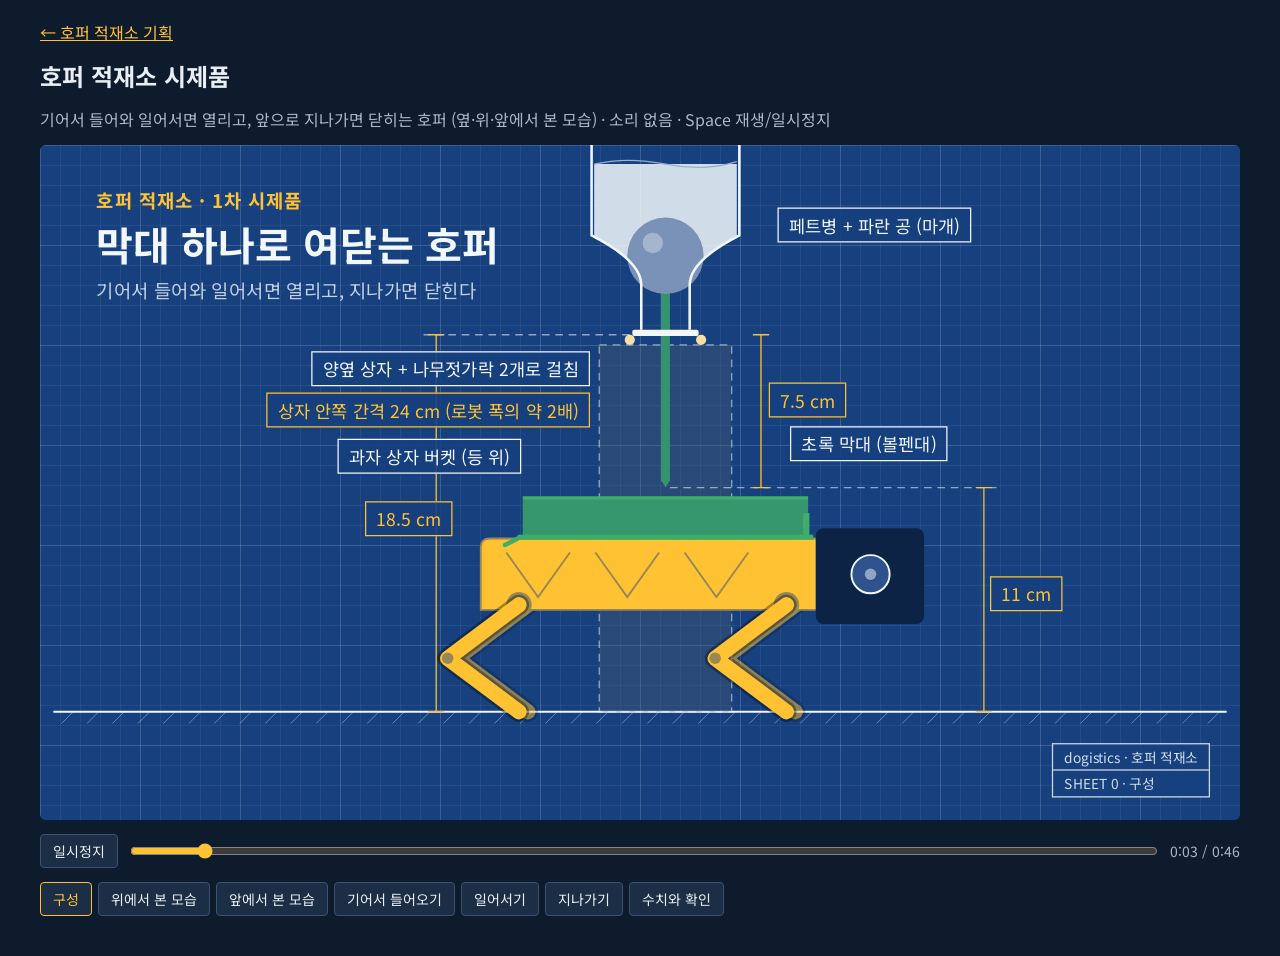
<file: hopper/film-prototype.html>
<!doctype html>
<html lang="ko">
<head>
<meta charset="utf-8">
<meta name="viewport" content="width=device-width, initial-scale=1">
<title>호퍼 적재소 시제품</title>
<link rel="stylesheet" href="https://fonts.googleapis.com/css2?family=Noto+Sans+KR:wght@400;700&display=swap">
<style>
body { margin:0; background:#0E1B2C; color:#E8EEF4; font-family:"Noto Sans KR", system-ui, sans-serif; }
.page { max-width:1200px; margin:0 auto; padding:20px 16px 40px; display:flex; flex-direction:column; gap:14px; }
a { color:#FFC233; }
h1 { font-size:24px; margin:0; } p { margin:0; color:#A9B7C6; }
#wrap { position:relative; width:100%; overflow:hidden; border-radius:6px; background:#17407F; }
#stage { --sans:"Noto Sans KR", system-ui, sans-serif; position:absolute; left:0; top:0; width:1920px; height:1080px; transform-origin:0 0; overflow:hidden; }
#stage .layer { position:absolute; inset:0; }
.bar { display:flex; gap:10px; align-items:center; flex-wrap:wrap; }
.bar input { flex:1; min-width:160px; accent-color:#FFC233; }
button { font:inherit; font-size:14px; background:#1C2E45; color:#E8EEF4; border:1px solid #3A5272; border-radius:4px; padding:6px 12px; cursor:pointer; }
button.on { border-color:#FFC233; color:#FFC233; }
#chips { display:flex; gap:6px; flex-wrap:wrap; }
#clock { font-variant-numeric:tabular-nums; font-size:14px; color:#A9B7C6; }
#stage { --ground:#17407F; --main:#3FAE6A; --second:#F2F7FC; --accent:#FFC233; color:var(--second); font-family:var(--sans, system-ui, sans-serif);
  --faint:color-mix(in srgb, var(--second) 12%, transparent); --fainter:color-mix(in srgb, var(--second) 6%, transparent); --yedge:color-mix(in srgb, var(--accent) 55%, var(--ground));
  --wall:color-mix(in srgb, var(--main) 55%, var(--ground)); --rod:color-mix(in srgb, var(--main) 75%, var(--ground)); --ball:color-mix(in srgb, var(--ground) 55%, var(--second)); --card:color-mix(in srgb, var(--accent) 22%, var(--ground)); --rice:var(--second) }
.ground { position:absolute; inset:0; background:linear-gradient(var(--faint) 2px, transparent 2px) 0 0/160px 160px, linear-gradient(90deg, var(--faint) 2px, transparent 2px) 0 0/160px 160px, linear-gradient(var(--fainter) 1px, transparent 1px) 0 0/32px 32px, linear-gradient(90deg, var(--fainter) 1px, transparent 1px) 0 0/32px 32px, var(--ground) }
.words { position:absolute; margin:0; display:flex; flex-direction:column; gap:14px } .words > * { margin:0 }
.line { font-size:54px; line-height:1.18; font-weight:700 } .sub { font-size:30px; line-height:1.4; color:color-mix(in srgb, var(--second) 78%, var(--ground)) }
.step { font-size:30px; line-height:1.2; color:var(--accent); font-weight:700; letter-spacing:.04em }
.art { position:absolute; inset:0; width:100%; height:100%; overflow:visible }
.ln { fill:none; stroke:var(--second); stroke-width:3; stroke-linecap:round; stroke-linejoin:round }
.dash { fill:none; stroke:var(--second); stroke-width:2; stroke-dasharray:12 9; opacity:.55 }
.tag { position:absolute; font-size:28px; line-height:1.3; padding:8px 16px; border:2px solid var(--second); color:var(--second); background:color-mix(in srgb, var(--ground) 90%, transparent); max-width:600px }
.tag.hot { border-color:var(--accent); color:var(--accent) }
.sheet { position:absolute; right:48px; bottom:36px; border:2px solid var(--second); font-size:22px; line-height:1.3; display:flex; flex-direction:column; background:var(--ground); opacity:.85 }
.sheet > div { padding:6px 18px } .sheet > div + div { border-top:2px solid var(--second) }
</style>
</head>
<body>
<div class="page">
  <p><a href="./">← 호퍼 적재소 기획</a></p>
  <h1>호퍼 적재소 시제품</h1>
  <p>기어서 들어와 일어서면 열리고, 앞으로 지나가면 닫히는 호퍼 (옆·위·앞에서 본 모습) · 소리 없음 · Space 재생/일시정지</p>
  <div id="wrap"><div id="stage"></div></div>
  <div class="bar"><button id="play" type="button">재생</button><input id="seek" type="range" min="0" value="0" aria-label="재생 위치"><span id="clock"></span></div>
  <div id="chips"></div>
</div>
<script src="player.js"></script>
<script>
(function () {
// Side view, 1 cm = 32 px, floor y = 900. Hopper mouth 18.5 cm (chopsticks included), rod tip 11 cm, rod at x = 1000.
// Robot local origin = top of its back (= bucket floor), centre of the bucket.
window.W = {
  CM: 32, FLOOR: 900, RX: 1000, TIP: 900 - 11 * 32, MOUTH: 900 - 18.5 * 32,
  floor() {
    return '<path class="ln" d="M40 900 H1880"/><path class="ln" style="stroke-width:1.5;opacity:.4" d="' + Array.from({ length: 46 }, (_, i) => 'M' + (70 + i * 40) + ' 900 l-18 18').join(' ') + '"/>';
  },
  hopper(cls) {
    // Mouth rests on two chopsticks (0.5 cm) laid across two side boxes (18 cm): mouth at 18.5 cm = y 308.
    const glass = 'M962 300 L962 230 Q962 192 884 152 L884 -20 M1038 300 L1038 230 Q1038 192 1116 152 L1116 -20';
    return '<g class="' + cls + '-boxes"><rect x="896" y="324" width="208" height="576" style="fill:var(--card);opacity:.35"/><rect class="dash" x="896" y="324" width="208" height="576"/></g>' +
      '<path d="M966 230 Q966 194 888 156 L888 40 L1112 40 L1112 156 Q1034 194 1034 230 Z" style="fill:var(--rice);opacity:.85"/>' +
      '<path d="M888 40 Q940 28 1000 40 T1112 36" style="fill:none;stroke:color-mix(in srgb, var(--rice) 60%, var(--ground));stroke-width:2"/>' +
      '<g class="' + cls + '-mv"><rect x="993" y="186" width="14" height="354" rx="5" style="fill:var(--rod)"/><path d="M993 536 L1000 548 L1007 536 Z" style="fill:var(--rod)"/>' +
        '<circle cx="1000" cy="184" r="60" style="fill:var(--ball)"/><circle cx="980" cy="164" r="16" style="fill:var(--second);opacity:.35"/></g>' +
      '<path d="' + glass + '" style="fill:none;stroke:var(--second);stroke-width:4;stroke-linejoin:round"/>' +
      '<rect x="948" y="300" width="104" height="10" rx="3" style="fill:var(--second)"/>' +
      '<circle cx="944" cy="316" r="8" style="fill:color-mix(in srgb, var(--accent) 45%, var(--second))"/><circle cx="1056" cy="316" r="8" style="fill:color-mix(in srgb, var(--accent) 45%, var(--second))"/>';
  },
  robot(cls) {
    const leg = (n, far) => '<g class="' + cls + '-' + n + '"' + (far ? ' style="opacity:.5"' : '') + '><path style="fill:none;stroke:rgba(0,0,0,.35);stroke-width:32;stroke-linecap:round;stroke-linejoin:round"/><path style="fill:none;stroke:var(--accent);stroke-width:24;stroke-linecap:round;stroke-linejoin:round"/><circle r="9" style="fill:var(--yedge)"/></g>';
    const back = '<g class="' + cls + '-back">' + leg('lf2', true) + leg('lr2', true) +
      '<path d="M-290 112 L-290 14 Q-290 0 -276 0 L236 0 Q250 0 250 14 L250 112 Z" style="fill:var(--accent);stroke:var(--yedge);stroke-width:3"/>' +
      '<path d="M-250 22 L-200 92 L-150 22 M-110 22 L-60 92 L-10 22 M30 22 L80 92 L130 22" style="fill:none;stroke:var(--yedge);stroke-width:3"/>' +
      '<circle cx="-230" cy="104" r="20" style="fill:var(--yedge)"/><circle cx="190" cy="104" r="20" style="fill:var(--yedge)"/>' +
      '<rect x="236" y="-16" width="170" height="150" rx="12" style="fill:var(--ground)"/><rect x="236" y="-16" width="170" height="150" rx="12" style="fill:rgba(0,0,0,.45)"/>' +
      '<circle cx="322" cy="56" r="30" style="fill:color-mix(in srgb, var(--second) 10%, var(--ground));stroke:var(--second);stroke-width:3"/><circle cx="322" cy="56" r="9" style="fill:var(--second);opacity:.5"/>' +
      '<rect x="-224" y="-64" width="448" height="64" style="fill:var(--wall)"/>' +
      '<path class="' + cls + '-pile" d="M0 0 Z" style="fill:var(--rice)"/>' +
      '<rect x="-232" y="-6" width="464" height="8" style="fill:var(--main)"/><rect x="216" y="-40" width="10" height="40" style="fill:var(--main)"/>' +
      '<path d="M-232 0 L-252 10" style="stroke:var(--main);stroke-width:7;stroke-linecap:round"/></g>';
    const front = '<g class="' + cls + '-front"><rect x="-224" y="-64" width="448" height="64" style="fill:var(--main);opacity:.55"/>' +
      '<path d="M-224 -64 H224" style="stroke:var(--main);stroke-width:5"/>' + leg('lf') + leg('lr') + '</g>';
    return { back, front };
  },
  rig(stage, cls) {
    const b = stage.querySelector('.' + cls + '-back'), f = stage.querySelector('.' + cls + '-front');
    const L = [['lf', 190, 0], ['lr', -230, Math.PI], ['lf2', 204, Math.PI], ['lr2', -216, 0]].map(([n, hx, ph]) => {
      const g = stage.querySelector('.' + cls + '-' + n);
      return { p: Array.from(g.querySelectorAll('path')), c: g.querySelector('circle'), hx, ph };
    });
    const pile = stage.querySelector('.' + cls + '-pile'), LL = 140;
    return {
      place(x, t, walk, s) {
        const by = W.FLOOR - (8.5 + 3 * s) * W.CM, F = W.FLOOR - by;
        const tr = 'translate(' + x.toFixed(1) + ' ' + by.toFixed(1) + ')';
        b.setAttribute('transform', tr); f.setAttribute('transform', tr);
        for (const l of L) {
          const ph = 2 * Math.PI * 1.6 * t + l.ph, fx = l.hx + walk * 36 * Math.cos(ph), fy = F - walk * 18 * Math.max(0, Math.sin(ph));
          const dx = fx - l.hx, dy = fy - 104, d = Math.min(Math.hypot(dx, dy), 2 * LL - 1), a = Math.atan2(dy, dx), k = Math.acos(d / (2 * LL));
          const kx = l.hx + LL * Math.cos(a + k), ky = 104 + LL * Math.sin(a + k);
          const path = 'M' + l.hx + ' 104 L' + kx.toFixed(1) + ' ' + ky.toFixed(1) + ' L' + fx.toFixed(1) + ' ' + fy.toFixed(1);
          l.p.forEach((p) => p.setAttribute('d', path));
          l.c.setAttribute('cx', kx.toFixed(1)); l.c.setAttribute('cy', ky.toFixed(1));
        }
        return by;
      },
      pile(v, cx) {
        cx = cx || 0;
        const w = 20 + 150 * v, h = 4 + 44 * v;
        pile.setAttribute('d', v <= 0 ? 'M0 0 Z' : 'M' + (cx - w).toFixed(1) + ' 0 Q' + cx.toFixed(1) + ' ' + (-2 * h).toFixed(1) + ' ' + (cx + w).toFixed(1) + ' 0 Z');
        return h;
      },
    };
  },
  // How far the bucket floor pushes the rod up (negative = up), given robot x and back height.
  push(x, by) {
    const lx = W.RX - x;
    return lx >= -224 && lx <= 224 && by < W.TIP ? by - W.TIP : 0;
  },
  dim(x1, y1, x2, y2) {
    const a = Math.atan2(y2 - y1, x2 - x1), nx = -Math.sin(a) * 12, ny = Math.cos(a) * 12;
    const tk = (x, y) => ' M' + (x - nx).toFixed(1) + ' ' + (y - ny).toFixed(1) + ' L' + (x + nx).toFixed(1) + ' ' + (y + ny).toFixed(1);
    return '<path class="ln" style="stroke-width:2;stroke:var(--accent)" d="M' + x1 + ' ' + y1 + ' L' + x2 + ' ' + y2 + tk(x1, y1) + tk(x2, y2) + '"/>';
  },
  grains(kit, n, seed) {
    const r = kit.rng(seed), list = Array.from({ length: n }, () => ({ at: r(), j: r() - 0.5, s: 4 + r() * 4 }));
    return {
      markup: '<g class="grains">' + list.map(() => '<ellipse style="fill:var(--rice)"/>').join('') + '</g>',
      bind(g) { list.forEach((p, i) => { p.el = g.children[i]; p.el.setAttribute('rx', (p.s * 0.6).toFixed(1)); p.el.setAttribute('ry', p.s.toFixed(1)); }); },
      fall(t, y0, ys, P, on) {
        for (const p of list) {
          const qq = (((t - p.at * P) / P) % 1 + 1) % 1, born = t - qq * P;
          p.el.style.opacity = on(born) ? 1 : 0;
          p.el.setAttribute('cx', (W.RX + 14 * Math.sign(p.j) + p.j * 26 + p.j * 30 * qq).toFixed(1));
          p.el.setAttribute('cy', (y0 + (ys - y0) * qq * qq).toFixed(1));
        }
      },
    };
  },
};
})();
</script>
<script>
(function () {
const { seg, eo, eio, lerp, TextFx } = kit;
kit.scene('parts', {
  init(kit) {
    const H = W.hopper('parts-h'), cut = H.indexOf('</g>') + 4, R = W.robot('parts-r');
    kit.stage.append(kit.h('<div class="ground">' +
      '<svg class="art parts-art" viewBox="0 0 1920 1080">' + W.floor() + H.slice(0, cut) + R.back + H.slice(cut) + R.front +
        '<g class="parts-dims"><path class="dash" d="M944 308 H620 M1007 548 H1520"/>' + W.dim(640, 308, 640, 900) + W.dim(1150, 308, 1150, 548) + W.dim(1500, 548, 1500, 900) + '</g></svg>' +
      '<div class="words" style="left:90px;top:70px;width:740px"><p class="step">호퍼 적재소 · 1차 시제품</p><h1 class="line parts-line" style="font-size:64px">막대 하나로 여닫는 호퍼</h1><p class="sub parts-sub">기어서 들어와 일어서면 열리고, 지나가면 닫힌다</p></div>' +
      '<div class="tag parts-t" style="left:1180px;top:100px">페트병 + 파란 공 (마개)</div>' +
      '<div class="tag parts-t" style="left:1200px;top:450px">초록 막대 (볼펜대)</div>' +
      '<div class="tag parts-t" style="right:1040px;top:330px">양옆 상자 + 나무젓가락 2개로 걸침</div>' +
      '<div class="tag hot parts-t" style="right:1040px;top:396px">상자 안쪽 간격 24 cm (로봇 폭의 약 2배)</div>' +
      '<div class="tag parts-t" style="right:1150px;top:470px">과자 상자 버켓 (등 위)</div>' +
      '<div class="tag hot parts-d" style="left:520px;top:570px">18.5 cm</div>' +
      '<div class="tag hot parts-d" style="left:1166px;top:380px">7.5 cm</div>' +
      '<div class="tag hot parts-d" style="left:1520px;top:690px">11 cm</div>' +
      '<div class="sheet"><div>dogistics · 호퍼 적재소</div><div>SHEET 0 · 구성</div></div></div>'));
    const q = (s) => kit.stage.querySelector(s);
    this.rig = W.rig(kit.stage, 'parts-r');
    this.tags = Array.from(kit.stage.querySelectorAll('.parts-t'));
    this.dl = Array.from(kit.stage.querySelectorAll('.parts-d'));
    Object.assign(this, { art: q('.parts-art'), dims: q('.parts-dims'), line: q('.parts-line'), sub: q('.parts-sub') });
  },
  render(t) {
    this.art.style.transform = 'scale(' + lerp(1, 1.02, eio(seg(t, 0, 4))) + ')';
    this.rig.place(1000, t, 0, 0);
    this.rig.pile(0);
    TextFx.fadeFromRight(this.line, t, -0.6);
    this.sub.style.opacity = eo(seg(t, 0.1, 0.6));
    this.tags.forEach((el, i) => { const p = eo(seg(t, 0.5 + i * 0.25, 0.9 + i * 0.25)); el.style.opacity = p; el.style.transform = 'translateY(' + lerp(12, 0, p).toFixed(1) + 'px)'; });
    const d = eo(seg(t, 1.6, 2.1));
    this.dims.style.opacity = d;
    this.dl.forEach((el, i) => { el.style.opacity = eo(seg(t, 1.8 + i * 0.2, 2.2 + i * 0.2)); });
  },
});
})();
</script>
<script>
(function () {
const { seg, eo, ei, eio, lerp, TextFx } = kit;
// Top view, 1 cm = 24 px. Hopper centre (960, 540). Robot heads up the screen; its origin is where the rod meets the bucket.
const TOP_Y = (t) => lerp(1420, 540, eio(seg(t, -0.2, 3.4))) - 1100 * ei(seg(t, 5.6, 8.2));
const TOP_X = (t) => 960 + 16 * Math.sin(t * 1.4) * (1 - seg(t, 2.6, 3.4)) + 10 * Math.sin(t * 1.1) * seg(t, 5.6, 6.4);
Object.assign(W, {
  topBot(cls) {
    const leg = (x, y) => '<rect class="' + cls + '-leg" x="' + (x - 16) + '" y="' + (y - 26) + '" width="32" height="52" rx="10" style="fill:var(--accent);stroke:var(--yedge);stroke-width:3"/>';
    return '<g class="' + cls + '">' + leg(-170, -150) + leg(170, -150) + leg(-170, 170) + leg(170, 170) +
      '<rect x="-151" y="-250" width="302" height="514" rx="22" style="fill:var(--accent);stroke:var(--yedge);stroke-width:3"/>' +
      '<path d="M-120 150 L0 230 L120 150 M-120 -110 V120 M120 -110 V120" style="fill:none;stroke:var(--yedge);stroke-width:3"/>' +
      '<rect x="-70" y="-262" width="140" height="120" rx="12" style="fill:var(--ground)"/><rect x="-70" y="-262" width="140" height="120" rx="12" style="fill:rgba(0,0,0,.45)"/>' +
      '<rect x="-108" y="-130" width="216" height="336" style="fill:var(--wall);stroke:var(--main);stroke-width:8"/>' +
      '<path d="M-108 206 H108" style="stroke:var(--wall);stroke-width:10"/>' +
      '<circle class="' + cls + '-pile" cx="0" cy="10" r="0" style="fill:var(--rice)"/></g>';
  },
});
kit.scene('top', {
  init(kit) {
    const box = (x) => '<rect x="' + x + '" y="360" width="360" height="360" style="fill:var(--card);stroke:var(--second);stroke-width:3"/><path d="M' + (x + 20) + ' 380 L' + (x + 340) + ' 700 M' + (x + 340) + ' 380 L' + (x + 20) + ' 700" style="stroke:var(--second);stroke-width:1.5;opacity:.3"/>';
    const bar = (y) => '<rect x="600" y="' + y + '" width="720" height="14" rx="6" style="fill:color-mix(in srgb, var(--accent) 45%, var(--second))"/>';
    kit.stage.append(kit.h('<div class="ground">' +
      '<svg class="art top-art" viewBox="0 0 1920 1080">' +
        '<path class="dash" d="M960 0 V1080"/>' + box(312) + box(1248) +
        '<g class="top-bot" transform="translate(960 1420)">' + W.topBot('top-r') + '</g>' +
        bar(508) + bar(558) +
        '<circle cx="960" cy="540" r="108" style="fill:color-mix(in srgb, var(--second) 14%, transparent);stroke:var(--second);stroke-width:4"/>' +
        '<circle cx="960" cy="540" r="32" style="fill:none;stroke:var(--second);stroke-width:3"/>' +
        '<circle class="top-ball" cx="960" cy="540" r="50" style="fill:var(--ball);opacity:.9"/>' +
        '<circle class="top-ring" cx="960" cy="540" r="70" style="fill:none;stroke:var(--accent);stroke-width:5"/>' +
        '<g class="top-dims">' + W.dim(672, 300, 1248, 300) + '</g>' +
        '<g class="top-m">' + W.dim(672, 860, 809, 860) + W.dim(1111, 860, 1248, 860) + W.dim(809, 920, 1111, 920) + '</g></svg>' +
      '<div class="words" style="left:60px;top:40px;width:560px"><p class="step">위에서 본 모습</p><h2 class="line top-line" style="font-size:48px">로봇 폭 2배 통로 위에 호퍼를 걸친다</h2></div>' +
      '<div class="tag hot top-t1" style="left:890px;top:236px">24 cm</div>' +
      '<div class="tag top-t2" style="left:1250px;top:60px">걸침대 2개, 30 cm 이상</div>' +
      '<div class="tag top-t3" style="left:1250px;top:130px">병목을 두 걸침대 사이에 끼움</div>' +
      '<div class="tag hot top-t4" style="left:1250px;top:200px">공 들림 = 쌀이 나옴</div>' +
      '<div class="tag top-mt" style="left:300px;top:840px">여유 약 5.7 cm</div>' +
      '<div class="tag top-mt" style="left:1270px;top:840px">여유 약 5.7 cm</div>' +
      '<div class="tag top-mt" style="left:870px;top:944px">로봇 12.6 cm</div>' +
      '<div class="sheet"><div>dogistics · 호퍼 적재소</div><div>SHEET A · 위에서</div></div></div>'));
    const q = (s) => kit.stage.querySelector(s);
    this.legs = Array.from(kit.stage.querySelectorAll('.top-r-leg'));
    this.mts = Array.from(kit.stage.querySelectorAll('.top-mt'));
    Object.assign(this, { art: q('.top-art'), bot: q('.top-bot'), pile: q('.top-r-pile'), ball: q('.top-ball'), ring: q('.top-ring'), dims: q('.top-dims'), m: q('.top-m'),
      t1: q('.top-t1'), t2: q('.top-t2'), t3: q('.top-t3'), t4: q('.top-t4'), line: q('.top-line') });
  },
  render(t) {
    this.art.style.transform = 'scale(' + lerp(1, 1.015, eio(seg(t, 0, 8))) + ')';
    const y = TOP_Y(t), x = TOP_X(t), walk = (t < 3.4 || t > 5.6) ? 1 : 0;
    this.bot.setAttribute('transform', 'translate(' + x.toFixed(1) + ' ' + y.toFixed(1) + ')');
    this.legs.forEach((l, i) => { l.setAttribute('transform', 'translate(0 ' + (walk * 14 * Math.sin(t * 10 + (i === 0 || i === 3 ? 0 : Math.PI))).toFixed(1) + ')'); });
    const open = y > 540 - 206 && t > 3.9 ? 1 : 0;
    this.pile.setAttribute('r', (56 * eio(seg(t, 3.9, 5.6))).toFixed(1));
    this.ring.style.opacity = open * (0.55 + 0.45 * Math.sin(t * 5));
    this.ball.setAttribute('r', (50 + 6 * open).toFixed(1));
    this.dims.style.opacity = eo(seg(t, 0.6, 1.1));
    this.t1.style.opacity = eo(seg(t, 0.7, 1.1));
    this.t2.style.opacity = eo(seg(t, 1.2, 1.6));
    this.t3.style.opacity = eo(seg(t, 1.6, 2.0));
    this.t4.style.opacity = eo(seg(t, 4.0, 4.4));
    const mm = eo(seg(t, 3.4, 3.8)) * (1 - eo(seg(t, 5.6, 6.0)));
    this.m.style.opacity = mm; this.mts.forEach((e) => { e.style.opacity = mm; });
    TextFx.fadeFromRight(this.line, t, 0.2);
  },
});
})();
</script>
<script>
(function () {
const { seg, eo, ei, eio, lerp, TextFx } = kit;
// Front view, 1 cm = 28 px at the hopper plane, floor y = 960. Depth k: 1 = hopper plane, < 1 farther, > 1 nearer the viewer.
const FR_K = (t) => lerp(0.42, 1, eio(seg(t, -0.2, 3.4))) + 0.95 * ei(seg(t, 6.4, 9.0));
const FR_S = (t) => eio(seg(t, 3.7, 4.5)) * (1 - 0) ;
const FR_HB = (s) => (8.5 + 3 * s) * 28;
const FR_FOOT = (k) => 380 + 580 * k;
Object.assign(W, {
  frontBot(cls) {
    const leg = (sx, far) => '<g class="' + cls + '-leg" data-sx="' + sx + '"' + (far ? ' style="opacity:.55"' : '') + '><path style="fill:none;stroke:rgba(0,0,0,.35);stroke-width:30;stroke-linecap:round;stroke-linejoin:round"/><path style="fill:none;stroke:var(--accent);stroke-width:22;stroke-linecap:round;stroke-linejoin:round"/></g>';
    return '<g class="' + cls + '">' + leg(-118, true) + leg(118, true) +
      '<g class="' + cls + '-up"><rect x="-126" y="-56" width="252" height="56" style="fill:var(--wall)"/>' +
        '<ellipse class="' + cls + '-pile" cx="0" cy="-2" rx="0" ry="0" style="fill:var(--rice)"/>' +
        '<rect x="-130" y="-20" width="260" height="20" style="fill:var(--main)"/>' +
        '<rect x="-176" y="0" width="352" height="98" rx="14" style="fill:var(--accent);stroke:var(--yedge);stroke-width:3"/>' +
        '<path d="M-150 20 L-110 80 L-70 20 M70 20 L110 80 L150 20" style="fill:none;stroke:var(--yedge);stroke-width:3"/>' +
        '<rect x="-70" y="-14" width="140" height="140" rx="12" style="fill:var(--ground)"/><rect x="-70" y="-14" width="140" height="140" rx="12" style="fill:rgba(0,0,0,.45)"/>' +
        '<circle cx="0" cy="44" r="26" style="fill:color-mix(in srgb, var(--second) 10%, var(--ground));stroke:var(--second);stroke-width:3"/><circle cx="0" cy="44" r="8" style="fill:var(--second);opacity:.5"/>' +
        '<circle cx="-34" cy="104" r="12" style="fill:none;stroke:var(--second);stroke-width:2"/><circle cx="34" cy="104" r="12" style="fill:none;stroke:var(--second);stroke-width:2"/></g>' +
      leg(-160) + leg(160) + '</g>';
  },
});
kit.scene('front', {
  init(kit) {
    const hop = (c) => '<g class="' + c + '">' +
      '<rect x="204" y="456" width="420" height="504" style="fill:var(--card);stroke:var(--second);stroke-width:3"/><rect x="1296" y="456" width="420" height="504" style="fill:var(--card);stroke:var(--second);stroke-width:3"/>' +
      '<rect x="540" y="442" width="840" height="14" rx="6" style="fill:color-mix(in srgb, var(--accent) 45%, var(--second))"/>' +
      '<path d="M874 0 V200 Q874 300 942 340 V442 M1046 0 V200 Q1046 300 978 340 V442" style="fill:color-mix(in srgb, var(--second) 10%, transparent);stroke:var(--second);stroke-width:4"/>' +
      '<path d="M880 40 V200 Q880 296 946 332 H974 Q1040 296 1040 200 V40 Z" style="fill:var(--rice);opacity:.8"/>' +
      '<g class="' + c + '-mv"><rect x="953" y="300" width="14" height="345" rx="5" style="fill:var(--rod)"/><circle cx="960" cy="300" r="52" style="fill:var(--ball)"/></g></g>';
    this.gr = W.grains(kit, 22, 41);
    kit.stage.append(kit.h('<div class="ground">' +
      '<svg class="art front-art" viewBox="0 0 1920 1080"><path class="ln" d="M40 960 H1880"/><path class="dash" d="M300 380 H1620" style="opacity:.25"/>' +
        '<path class="dash" d="M960 380 L560 1080 M960 380 L1360 1080" style="opacity:.25"/>' +
        hop('front-hb') + '<g class="front-bot">' + W.frontBot('front-r') + '</g><g transform="translate(-40 0)">' + this.gr.markup + '</g>' + hop('front-ht') +
        '<g class="front-dims">' + W.dim(624, 1000, 1296, 1000) + W.dim(1760, 442, 1760, 960) + '</g>' +
        '<g class="front-m">' + W.dim(624, 900, 784, 900) + W.dim(1136, 900, 1296, 900) + '</g></svg>' +
      '<div class="words" style="left:60px;top:40px;width:720px"><p class="step">앞에서 본 모습</p><h2 class="line front-line" style="font-size:48px">엎드려 들어와, 일어서서 받고, 앞으로 나온다</h2></div>' +
      '<div class="tag front-s" style="left:1150px;top:60px">① 엎드려 상자 사이로</div>' +
      '<div class="tag front-s" style="left:1150px;top:130px">② 일어서면 공이 들려 쌀이 나옴</div>' +
      '<div class="tag front-s" style="left:1150px;top:200px">③ 앞으로 나오면 닫힘</div>' +
      '<div class="tag hot front-d" style="left:910px;top:1010px">24 cm</div>' +
      '<div class="tag hot front-d" style="left:1776px;top:670px">18.5</div>' +
      '<div class="tag front-mt" style="left:640px;top:830px">5.7 cm</div><div class="tag front-mt" style="left:1150px;top:830px">5.7 cm</div>' +
      '<div class="sheet" style="top:40px;bottom:auto;right:40px;opacity:0"><div>dogistics</div></div></div>'));
    const q = (s) => kit.stage.querySelector(s);
    this.gr.bind(q('.grains'));
    this.legs = Array.from(kit.stage.querySelectorAll('.front-r-leg')).map((g, i) => ({ p: Array.from(g.querySelectorAll('path')), sx: +g.dataset.sx, ph: i % 2 ? Math.PI : 0 }));
    this.steps = Array.from(kit.stage.querySelectorAll('.front-s'));
    this.dl = Array.from(kit.stage.querySelectorAll('.front-d'));
    this.mts = Array.from(kit.stage.querySelectorAll('.front-mt'));
    Object.assign(this, { art: q('.front-art'), bot: q('.front-bot'), up: q('.front-r-up'), pile: q('.front-r-pile'), top: q('.front-ht'), mvb: q('.front-hb-mv'), mvt: q('.front-ht-mv'),
      dims: q('.front-dims'), m: q('.front-m'), line: q('.front-line') });
  },
  render(t) {
    const k = FR_K(t), s = FR_S(t), hb = FR_HB(s), foot = FR_FOOT(k);
    const walk = (t < 3.4 || t > 6.4) ? 1 : 0, bob = walk * 4 * Math.abs(Math.sin(t * 9));
    this.bot.setAttribute('transform', 'translate(960 ' + (foot - bob * k).toFixed(1) + ') scale(' + k.toFixed(4) + ')');
    this.up.setAttribute('transform', 'translate(0 ' + (-hb).toFixed(1) + ')');
    const bodyBottom = -hb + 98;
    for (const l of this.legs) {
      const sw = walk * 10 * Math.sin(t * 9 + l.ph), sg = Math.sign(l.sx);
      const d = 'M' + (l.sx * 0.94) + ' ' + bodyBottom.toFixed(1) + ' L' + (l.sx + sg * (26 + sw)).toFixed(1) + ' ' + (bodyBottom / 2).toFixed(1) + ' L' + l.sx + ' ' + (-walk * 8 * Math.max(0, Math.sin(t * 9 + l.ph))).toFixed(1);
      l.p.forEach((p) => p.setAttribute('d', d));
    }
    this.top.style.opacity = k < 0.95 ? 1 : 0;
    const under = k > 0.97 && k < 1.12, floorY = foot - hb * k;
    const dy = under ? Math.min(0, floorY - 652) : 0;
    this.mvb.setAttribute('transform', 'translate(0 ' + dy.toFixed(1) + ')');
    this.mvt.setAttribute('transform', 'translate(0 ' + dy.toFixed(1) + ')');
    const v = eio(seg(t, 4.5, 6.4));
    this.pile.setAttribute('rx', (90 * v).toFixed(1)); this.pile.setAttribute('ry', (30 * v).toFixed(1));
    this.gr.fall(t, 446, floorY - 20, 0.4, (b) => b > 4.4 && FR_K(b) < 1.12);
    this.dims.style.opacity = eo(seg(t, 0.6, 1.1)) * (1 - eo(seg(t, 6.6, 7.2)));
    this.dl.forEach((e) => { e.style.opacity = this.dims.style.opacity; });
    const mm = eo(seg(t, 3.2, 3.6)) * (1 - eo(seg(t, 6.2, 6.6)));
    this.m.style.opacity = mm; this.mts.forEach((e) => { e.style.opacity = mm; });
    const cur = t < 3.6 ? 0 : t < 6.4 ? 1 : 2;
    this.steps.forEach((e, i) => { const st = [0.4, 3.6, 6.4][i]; e.style.opacity = eo(seg(t, st, st + 0.4)) * (i === cur ? 1 : 0.5); });
    TextFx.fadeFromRight(this.line, t, 0.2);
  },
});
})();
</script>
<script>
(function () {
const { seg, eo, eio, lerp, TextFx } = kit;
kit.scene('crawl', {
  init(kit) {
    const H = W.hopper('crawl-h'), cut = H.indexOf('</g>') + 4, R = W.robot('crawl-r');
    kit.stage.append(kit.h('<div class="ground">' +
      '<svg class="art crawl-art" viewBox="0 0 1920 1080">' + W.floor() + H.slice(0, cut) + R.back + H.slice(cut) + R.front +
        '<g class="crawl-gap"><path class="dash" d="M1007 548 H1080 M1060 612 H1080" style="opacity:.8"/>' + W.dim(1070, 548, 1070, 612) + '</g>' +
        '<path class="crawl-arrow" d="M120 960 H360 l-18 -12 M360 960 l-18 12" style="fill:none;stroke:var(--accent);stroke-width:4;stroke-linecap:round"/></svg>' +
      '<div class="words" style="left:90px;top:70px;width:760px"><p class="step">① 기어서 들어오기</p><h2 class="line crawl-line">엎드린 채로 막대 밑을 지나간다</h2><p class="sub crawl-sub">머리와 버켓 앞벽이 막대 끝(11 cm)보다 낮아야 한다</p></div>' +
      '<div class="tag crawl-t1" style="left:1240px;top:110px">엎드림: 등 높이 8.5 cm</div>' +
      '<div class="tag hot crawl-t2" style="left:1096px;top:556px">틈 약 2 cm</div>' +
      '<div class="tag hot crawl-t3" style="left:1240px;top:190px">버켓 앞벽은 1.5 cm 이하</div>' +
      '<div class="sheet"><div>dogistics · 호퍼 적재소</div><div>SHEET 1 · 기어서 진입</div></div></div>'));
    const q = (s) => kit.stage.querySelector(s);
    this.rig = W.rig(kit.stage, 'crawl-r');
    Object.assign(this, { art: q('.crawl-art'), gap: q('.crawl-gap'), arrow: q('.crawl-arrow'), t1: q('.crawl-t1'), t2: q('.crawl-t2'), t3: q('.crawl-t3'),
      line: q('.crawl-line'), sub: q('.crawl-sub') });
  },
  render(t) {
    this.art.style.transform = 'scale(' + lerp(1, 1.02, eio(seg(t, 0, 6))) + ')';
    const p = eio(seg(t, -0.4, 4.6)), x = lerp(150, 1000, p), walk = p > 0 && p < 1 ? 1 : 0;
    this.rig.place(x, t, walk, 0);
    this.rig.pile(0);
    const under = x + 236 < 1000 && x + 406 > 1000 ? 1 : 0;
    this.gap.style.opacity = eo(seg(t, 1.8, 2.2));
    this.t2.style.opacity = eo(seg(t, 2.0, 2.4)) * (0.75 + 0.25 * under);
    this.arrow.style.opacity = (1 - seg(t, 4.2, 4.8)) * (0.6 + 0.4 * Math.sin(t * 4));
    this.t1.style.opacity = eo(seg(t, 0.6, 1.0));
    this.t3.style.opacity = eo(seg(t, 3.0, 3.4));
    TextFx.fadeFromRight(this.line, t, 0.2);
    this.sub.style.opacity = eo(seg(t, 1.2, 1.7));
  },
});
})();
</script>
<script>
(function () {
const { seg, eo, eio, lerp, TextFx } = kit;
kit.scene('standup', {
  init(kit) {
    const H = W.hopper('stand-h'), cut = H.indexOf('</g>') + 4, R = W.robot('stand-r');
    this.gr = W.grains(kit, 26, 21);
    const ig = Array.from({ length: 10 }, () => '<ellipse rx="6" ry="10" style="fill:var(--rice)"/>').join('');
    kit.stage.append(kit.h('<div class="ground">' +
      '<svg class="art stand-art" viewBox="0 0 1920 1080">' + W.floor() + H.slice(0, cut) + R.back + H.slice(cut) + this.gr.markup + R.front +
        '<g class="stand-inset"><defs><clipPath id="stand-ic"><circle cx="1600" cy="290" r="196"/></clipPath></defs>' +
          '<circle cx="1600" cy="290" r="200" style="fill:var(--ground);stroke:var(--second);stroke-width:3"/>' +
          '<g clip-path="url(#stand-ic)"><path d="M1400 60 H1800 V170 Q1680 230 1660 300 H1540 Q1520 230 1400 170 Z" style="fill:var(--rice);opacity:.85"/>' +
            '<g class="stand-ig">' + ig + '</g>' +
            '<g class="stand-imv"><rect x="1592" y="215" width="16" height="300" rx="5" style="fill:var(--rod)"/><circle cx="1600" cy="215" r="110" style="fill:var(--ball)"/><circle cx="1566" cy="180" r="26" style="fill:var(--second);opacity:.35"/></g>' +
            '<path d="M1400 170 Q1520 230 1540 300 V520 M1800 170 Q1680 230 1660 300 V520" style="fill:none;stroke:var(--second);stroke-width:6"/></g></g>' +
        '<path class="dash stand-lead" d="M1040 230 L1420 270"/></svg>' +
      '<div class="words" style="left:90px;top:70px;width:780px"><p class="step">② 일어서기</p><h2 class="line stand-line">일어서면 버켓 바닥이 막대를 0.5 cm 밀어 올린다</h2><p class="sub stand-sub">등 높이 8.5 → 11.5 cm · 막대 끝 11 cm</p></div>' +
      '<div class="tag hot stand-ti" style="left:1420px;top:510px">공이 조금만 들려도 쌀이 나온다</div>' +
      '<div class="sheet"><div>dogistics · 호퍼 적재소</div><div>SHEET 2 · 일어서기</div></div></div>'));
    const q = (s) => kit.stage.querySelector(s);
    this.gr.bind(q('.grains'));
    this.rig = W.rig(kit.stage, 'stand-r');
    this.ig = Array.from(q('.stand-ig').children);
    Object.assign(this, { art: q('.stand-art'), mv: q('.stand-h-mv'), inset: q('.stand-inset'), imv: q('.stand-imv'), lead: q('.stand-lead'), ti: q('.stand-ti'),
      line: q('.stand-line'), sub: q('.stand-sub') });
  },
  render(t) {
    this.art.style.transform = 'scale(' + lerp(1, 1.02, eio(seg(t, 0, 6.5))) + ')';
    const s = eio(seg(t, 0.5, 1.4)), by = this.rig.place(1000, t, 0, s);
    const dy = W.push(1000, by);
    this.mv.setAttribute('transform', 'translate(0 ' + dy.toFixed(1) + ')');
    const v = eio(seg(t, 1.4, 6.0)), h = this.rig.pile(v);
    this.gr.fall(t, 316, by - h, 0.4, (b) => b > 1.25 && b < 6.6);
    const pop = eo(seg(t, 1.6, 2.2));
    this.inset.style.opacity = pop; this.lead.style.opacity = pop * 0.8;
    this.inset.style.transformOrigin = '1600px 290px';
    this.inset.style.transform = 'scale(' + lerp(0.7, 1, pop) + ')';
    const lift = -dy * 5;
    this.imv.setAttribute('transform', 'translate(0 ' + (-lift).toFixed(1) + ')');
    this.ig.forEach((e, i) => {
      const qq = ((t * 1.6 + i * 0.1) % 1), side = i % 2 ? 1 : -1;
      e.setAttribute('cx', (1600 + side * (46 - 6 * qq)).toFixed(1));
      e.setAttribute('cy', (290 + 260 * qq).toFixed(1));
      e.style.opacity = lift > 20 ? 1 : 0;
    });
    this.ti.style.opacity = eo(seg(t, 2.4, 2.9));
    TextFx.fadeFromRight(this.line, t, 0.2);
    this.sub.style.opacity = eo(seg(t, 1.0, 1.5));
  },
});
})();
</script>
<script>
(function () {
const { seg, eo, ei, eio, lerp, TextFx } = kit;
const EXIT_X = (t) => lerp(1000, 1800, eio(seg(t, 0.3, 5.6)));
const EXIT_BY = W.FLOOR - 11.5 * W.CM;
kit.scene('exit', {
  init(kit) {
    const H = W.hopper('exit-h'), cut = H.indexOf('</g>') + 4, R = W.robot('exit-r');
    this.gr = W.grains(kit, 26, 33);
    kit.stage.append(kit.h('<div class="ground">' +
      '<svg class="art exit-art" viewBox="0 0 1920 1080">' + W.floor() + H.slice(0, cut) + R.back + H.slice(cut) + this.gr.markup + R.front +
        '<path class="exit-arrow" d="M1500 960 H1800 l-18 -12 M1800 960 l-18 12" style="fill:none;stroke:var(--accent);stroke-width:4;stroke-linecap:round"/></svg>' +
      '<div class="words" style="left:90px;top:70px;width:780px"><p class="step">③ 앞으로 지나가기</p><h2 class="line exit-line">그대로 걸어 나가면 막대가 빠지며 닫힌다</h2><p class="sub exit-sub">앞을 막지 않는 통과형 · 버켓 뒤쪽은 터 둔다</p></div>' +
      '<div class="tag hot exit-t1" style="left:1240px;top:110px">버켓 뒤쪽 벽 없음 (막대가 걸리지 않게)</div>' +
      '<div class="tag exit-t2" style="left:1130px;top:236px">막대가 내려오면 공이 다시 앉아 닫힘</div>' +
      '<div class="tag exit-t3" style="left:1240px;top:990px">앞은 막지 않음</div>' +
      '<div class="sheet"><div>dogistics · 호퍼 적재소</div><div>SHEET 3 · 통과</div></div></div>'));
    const q = (s) => kit.stage.querySelector(s);
    this.gr.bind(q('.grains'));
    this.rig = W.rig(kit.stage, 'exit-r');
    Object.assign(this, { art: q('.exit-art'), mv: q('.exit-h-mv'), arrow: q('.exit-arrow'), t1: q('.exit-t1'), t2: q('.exit-t2'), t3: q('.exit-t3'),
      line: q('.exit-line'), sub: q('.exit-sub') });
  },
  render(t) {
    this.art.style.transform = 'scale(' + lerp(1, 1.02, eio(seg(t, 0, 6))) + ')';
    const x = EXIT_X(t), moving = t > 0.3 && t < 5.6 ? 1 : 0;
    const by = this.rig.place(x, t, moving, 1);
    const dy = W.push(x, by);
    this.mv.setAttribute('transform', 'translate(0 ' + dy.toFixed(1) + ')');
    const h = this.rig.pile(1);
    this.gr.fall(t, 316, by - h, 0.4, (b) => b > -0.5 && W.push(EXIT_X(b), EXIT_BY) < -4);
    const closed = dy > -1;
    this.t1.style.opacity = eo(seg(t, 0.8, 1.2));
    if (this.tc === undefined) { let a = 0; while (a < 6 && EXIT_X(a) < 1224.5) a += 0.01; this.tc = a; }
    this.t2.style.opacity = eo(seg(t, this.tc, this.tc + 0.45));
    this.t3.style.opacity = eo(seg(t, 2.6, 3.0));
    this.arrow.style.opacity = eo(seg(t, 2.6, 3.0)) * (0.6 + 0.4 * Math.sin(t * 4));
    TextFx.fadeFromRight(this.line, t, 0.2);
    this.sub.style.opacity = eo(seg(t, 1.2, 1.7));
  },
});
})();
</script>
<script>
(function () {
const { seg, eo, eio, lerp, TextFx } = kit;
kit.scene('check', {
  init(kit) {
    kit.stage.append(kit.h('<div class="ground">' +
      '<svg class="art check-art" viewBox="0 0 1920 1080"><path class="ln" d="M1240 900 H1880"/>' +
        '<g transform="translate(480 0)">' + W.hopper('check-h') + '</g>' +
        '<path class="dash" d="M1424 308 H1300 M1487 548 H1300"/>' + W.dim(1290, 308, 1290, 900) + W.dim(1700, 308, 1700, 548) + '</svg>' +
      '<div class="words" style="left:90px;top:70px;width:1120px;gap:16px"><h2 class="line check-line" style="font-size:60px">수치와 확인할 것</h2>' +
        '<p class="sub check-r" style="color:var(--second)">엎드림 8.5 cm · 일어섬 11.5 cm (로봇 실측)</p>' +
        '<p class="sub check-r" style="color:var(--second)">호퍼 받침 18.5 cm (나무젓가락 0.5 cm 포함) · 막대 끝 약 11 cm</p>' +
        '<p class="sub check-r" style="color:var(--second)">양옆 상자 안쪽 간격 24 cm (로봇 폭 12.6 cm의 약 2배)</p>' +
        '<p class="sub check-r" style="color:var(--second)">실험: 20.5 cm에서는 1.5 cm 모자라 공이 안 들림 → 2 cm 낮춤</p>' +
        '<p class="tag hot check-r" style="position:static;max-width:1060px">확인 1 · 18.5 cm에서 일어섰을 때 공이 들리고 쌀이 나오는지</p>' +
        '<p class="tag hot check-r" style="position:static;max-width:1060px">확인 2 · 엎드린 채 머리가 막대 끝 밑을 지나가는지</p>' +
        '<p class="tag hot check-r" style="position:static;max-width:1060px">확인 3 · 버켓 앞벽은 낮게, 뒤쪽은 터 두기</p></div>' +
      '<div class="tag hot" style="left:1150px;top:570px">18.5 cm</div><div class="tag hot" style="left:1716px;top:390px">7.5 cm</div>' +
      '<div class="sheet"><div>dogistics · 호퍼 적재소</div><div>SHEET 4 · 수치</div></div></div>'));
    this.rows = Array.from(kit.stage.querySelectorAll('.check-r'));
    this.line = kit.stage.querySelector('.check-line');
    this.art = kit.stage.querySelector('.check-art');
  },
  render(t) {
    this.art.style.transform = 'scale(' + lerp(1, 1.02, eio(seg(t, 0, 4))) + ')';
    TextFx.fadeFromRight(this.line, t, -0.6);
    this.rows.forEach((r, i) => { const p = eo(seg(t, 0.1 + i * 0.2, 0.5 + i * 0.2)); r.style.opacity = p; r.style.transform = 'translateX(' + lerp(24, 0, p).toFixed(1) + 'px)'; });
  },
});
})();
</script>
<script>FilmPlayer({"scenes": [{"id": "parts", "name": "구성", "dur": 4}, {"id": "top", "name": "위에서 본 모습", "dur": 8.5}, {"id": "front", "name": "앞에서 본 모습", "dur": 9.5}, {"id": "crawl", "name": "기어서 들어오기", "dur": 6}, {"id": "standup", "name": "일어서기", "dur": 6.5}, {"id": "exit", "name": "지나가기", "dur": 6}, {"id": "check", "name": "수치와 확인", "dur": 5.5}]});</script>
</body>
</html>
</file>
<file: style.css>
/* 현장 관제 — 첫 버전 배치 그대로, 마감만 다듬음. 한 화면(스크롤 없음)에 모두 보이게 한다. */
:root {
  color-scheme: dark;
  --bg: #0b0d11;
  --card: #151920; --card-hi: #1a1f27; --line: rgba(255, 255, 255, .07); --line-2: rgba(255, 255, 255, .12);
  --text: #eef1f5; --text-2: #a9b2bf; --muted: #6f7886;
  --accent: #5b8cff; --accent-deep: #3f6fe6;
  --ok: #34c77b; --warn: #f0b232; --bad: #f05252; --off: #545c68;
  --radius: 14px; --gap: 14px;
  --shadow: 0 1px 0 rgba(255, 255, 255, .04) inset, 0 10px 30px rgba(0, 0, 0, .35);
}
* { box-sizing: border-box; scrollbar-width: thin; scrollbar-color: rgba(255, 255, 255, .15) transparent; }
html, body { height: 100%; }
/* 화면 크기와 상관없이 전체가 한눈에 보이도록: 1280×880 기준 화면을 창 크기에 맞춰 확대·축소 (app.js fit()) */
#stage { position: absolute; left: 0; top: 0; width: 1280px; height: 880px; transform-origin: 0 0;
  display: flex; flex-direction: column; padding: 16px 20px; gap: var(--gap); }
body { margin: 0; color: var(--text); overflow: hidden;
  background: radial-gradient(1200px 600px at 15% -10%, #1a2232 0%, transparent 60%),
              radial-gradient(900px 500px at 100% 0%, #161b26 0%, transparent 55%), var(--bg);
  font: 14px/1.5 "Pretendard", "Malgun Gothic", "Apple SD Gothic Neo", system-ui, sans-serif;
  -webkit-font-smoothing: antialiased; }
button, select { font: inherit; }
.muted { color: var(--muted); } .small { font-size: 12px; } .hidden { display: none !important; }
.row { display: flex; gap: 8px; align-items: center; margin-top: 10px; flex-wrap: wrap; }

/* ---------- 머리 */
header { display: flex; align-items: center; justify-content: space-between; padding: 0 2px; }
h1 { margin: 0; font-size: 21px; font-weight: 700; letter-spacing: -.02em; }
h1 small { margin-left: 8px; padding: 2px 8px; border-radius: 6px; font-size: 11px; font-weight: 600; letter-spacing: .08em;
  color: var(--text-2); background: rgba(255, 255, 255, .06); vertical-align: 3px; }
.badges { display: flex; gap: 8px; }
.badge { display: inline-flex; align-items: center; gap: 7px; padding: 5px 12px; border-radius: 99px; font-size: 12px;
  color: var(--text-2); background: rgba(255, 255, 255, .04); border: 1px solid var(--line); }
.badge::before { content: ""; width: 7px; height: 7px; border-radius: 50%; background: var(--off); }
.badge.ok { color: var(--text); } .badge.ok::before { background: var(--ok); box-shadow: 0 0 0 3px rgba(52, 199, 123, .18); }
.badge.bad { color: #ffb3b3; border-color: rgba(240, 82, 82, .35); } .badge.bad::before { background: var(--bad); }

/* ---------- 카드 공통 */
.card { background: linear-gradient(180deg, var(--card-hi), var(--card)); border: 1px solid var(--line);
  border-radius: var(--radius); padding: 16px; box-shadow: var(--shadow); min-width: 0; min-height: 0; }
h2 { margin: 0 0 12px; font-size: 12px; font-weight: 700; letter-spacing: .12em; color: var(--text-2);
  display: flex; align-items: center; gap: 10px; }
h2 select { margin-left: auto; letter-spacing: 0; }

/* ---------- 공정 단계 */
.stages { padding: 12px 14px; }
.stage-row { display: grid; grid-template-columns: repeat(7, 1fr); gap: 6px; }
.stage { text-align: center; padding: 7px 0; border-radius: 9px; font-weight: 700; font-size: 13px; letter-spacing: .04em;
  color: var(--muted); background: rgba(255, 255, 255, .03); border: 1px solid var(--line); }
.stage.done { color: var(--text-2); background: rgba(52, 199, 123, .07); border-color: rgba(52, 199, 123, .22); }
.stage.done::after { content: " ✓"; color: var(--ok); }
.stage.now { color: #fff; background: linear-gradient(180deg, #4b7cf5, #3460d6); border-color: rgba(140, 175, 255, .6);
  box-shadow: 0 6px 18px rgba(63, 111, 230, .35); }
#stageText { margin-top: 8px; font-size: 12px; text-align: center; }

/* ---------- 본문: 3열 + 기록 (남은 높이를 모두 씀) */
.grid { flex: 1; min-height: 0; display: grid; gap: var(--gap);
  grid-template-columns: minmax(250px, 1fr) minmax(360px, 1.6fr) minmax(270px, 1fr);
  grid-template-rows: minmax(0, 1fr) 128px; }
.grid > .card { display: flex; flex-direction: column; }
.logcard { grid-column: 1 / -1; }

/* ---------- 로봇 카드 */
.robots { display: flex; flex-direction: column; gap: 8px; overflow-y: auto; min-height: 0; padding-right: 2px; }
.robot { position: relative; padding: 10px 14px 10px 18px; border-radius: 11px; background: rgba(255, 255, 255, .025); border: 1px solid var(--line); }
.robot::before { content: ""; position: absolute; left: 0; top: 12px; bottom: 12px; width: 3px; border-radius: 0 3px 3px 0; background: var(--off); }
.robot.ok::before { background: var(--ok); } .robot.low::before { background: var(--warn); } .robot.bad::before { background: var(--bad); }
.robot.bad { border-color: rgba(240, 82, 82, .45); background: rgba(240, 82, 82, .06); animation: alarm 1.2s ease-in-out infinite; }
@keyframes alarm { 50% { box-shadow: 0 0 0 3px rgba(240, 82, 82, .18); } }
.robot.off { opacity: .55; }
.robot .top { display: flex; justify-content: space-between; align-items: center; font-weight: 700; font-size: 15px; }
.robot .top .muted { font-weight: 500; margin-left: 4px; }
.robot .volt { margin-top: 2px; font-size: 24px; font-weight: 700; letter-spacing: -.02em; font-variant-numeric: tabular-nums; }
.robot.ok .volt { color: var(--text); } .robot.low .volt { color: var(--warn); } .robot.bad .volt { color: var(--bad); }
.robot.off .volt { color: var(--muted); }
.robot .meta { margin-top: 2px; color: var(--muted); font-size: 12px; }
.tag { font-size: 11px; font-weight: 600; padding: 2px 8px; border-radius: 99px; margin-left: 4px; background: rgba(255, 255, 255, .07); color: var(--text-2); }
.tag.estop { background: var(--bad); color: #fff; }

/* ---------- 카메라 4분할 */
.cam-actions { margin-left: auto; display: flex; gap: 6px; letter-spacing: 0; }
.small-btn { padding: 4px 10px; font-size: 12px; border-radius: 8px; }
.cam-grid { flex: 1; min-height: 0; display: grid; gap: 8px; grid-template-columns: 1fr 1fr; grid-template-rows: 1fr 1fr; }
.cam-grid.focus { grid-template-columns: 1fr; grid-template-rows: 1fr; }
.cam-grid.focus .cam-tile:not(.big) { display: none; }
.cam-tile { position: relative; min-height: 0; background: #05070a; border-radius: 10px; overflow: hidden; border: 1px solid var(--line); cursor: zoom-in; }
.cam-tile.big { cursor: zoom-out; }
.cam-tile img { width: 100%; height: 100%; object-fit: contain; display: block; }
.cam-msg { position: absolute; inset: 0; display: grid; place-items: center; color: var(--muted); font-size: 13px; text-align: center; padding: 8px;
  background: repeating-linear-gradient(135deg, transparent 0 14px, rgba(255, 255, 255, .015) 14px 28px); }
.cam-label { position: absolute; left: 8px; top: 8px; display: flex; align-items: center; gap: 6px; padding: 3px 9px; border-radius: 99px;
  font-size: 12px; background: rgba(0, 0, 0, .55); backdrop-filter: blur(4px); }
.cam-dot { width: 7px; height: 7px; border-radius: 50%; background: var(--off); }
.cam-tile.live .cam-dot { background: var(--bad); box-shadow: 0 0 0 3px rgba(240, 82, 82, .25); }
.cam-tile.err .cam-dot { background: var(--warn); }
.cam-toggle { position: absolute; right: 8px; top: 8px; background: rgba(0, 0, 0, .55); }
.cam-hint { margin-top: 8px; }
select { color: var(--text); background: rgba(255, 255, 255, .05); border: 1px solid var(--line-2); border-radius: 8px; padding: 4px 10px; }

/* ---------- 버튼 */
button { color: var(--text); background: rgba(255, 255, 255, .06); border: 1px solid var(--line-2); border-radius: 10px;
  padding: 10px 12px; cursor: pointer; font-weight: 600; transition: background .15s, border-color .15s, transform .05s; }
button:hover { background: rgba(255, 255, 255, .1); border-color: rgba(255, 255, 255, .2); }
button:active { transform: translateY(1px); }
button:focus-visible { outline: 2px solid var(--accent); outline-offset: 2px; }
button.secondary { background: transparent; color: var(--text-2); font-weight: 500; }
button small { display: block; font-size: 11px; font-weight: 500; color: rgba(255, 255, 255, .6); margin-top: 1px; }
.controls { overflow-y: auto; }
.cmds + h2 { margin-top: 16px; }
.stop { width: 100%; padding: 12px; font-size: 22px; font-weight: 800; letter-spacing: .3em; color: #fff; border: 0;
  background: linear-gradient(180deg, #ff6464, #e03e3e); box-shadow: 0 8px 22px rgba(224, 62, 62, .35), 0 1px 0 rgba(255, 255, 255, .25) inset; }
.stop:hover { background: linear-gradient(180deg, #ff7373, #e84848); border: 0; }
.stop small { letter-spacing: .05em; }
.cmds { display: grid; grid-template-columns: 1fr 1fr; gap: 8px; margin-top: 12px; }
.cmds [data-cmd="start"], .cmds [data-cmd="approve"] { color: #fff; border-color: rgba(140, 175, 255, .5);
  background: linear-gradient(180deg, var(--accent), var(--accent-deep)); box-shadow: 0 4px 14px rgba(63, 111, 230, .3); }
.cmds [data-cmd="start"]:hover, .cmds [data-cmd="approve"]:hover { background: linear-gradient(180deg, #6b98ff, #4a79ee); }
.mic { width: 100%; padding: 11px; font-size: 16px; background: rgba(91, 140, 255, .1); border-color: rgba(91, 140, 255, .45); }
.mic.on { color: #fff; background: linear-gradient(180deg, var(--accent), var(--accent-deep)); animation: listen 1.2s ease-in-out infinite; }
@keyframes listen { 50% { box-shadow: 0 0 0 5px rgba(91, 140, 255, .2); } }
.heard { margin-top: 10px; min-height: 38px; padding: 8px 12px; border-radius: 10px; background: rgba(0, 0, 0, .25); border: 1px solid var(--line); font-size: 13px; }
.confirm { margin-top: 10px; padding: 12px; border-radius: 11px; background: rgba(240, 178, 50, .08); border: 1px solid rgba(240, 178, 50, .45); }
.confirm .row button { flex: 1; }
#yes { color: #fff; border-color: rgba(52, 199, 123, .6); background: linear-gradient(180deg, #3bd286, #26a865); }

/* ---------- 기록 */
.logcard h2 { margin-bottom: 8px; }
.log { list-style: none; margin: 0; padding: 0; overflow-y: auto; min-height: 0; font-size: 13px; }
.log li { display: flex; gap: 14px; padding: 4px 2px; border-bottom: 1px solid var(--line); }
.log li:last-child { border-bottom: 0; }
.log .t { color: var(--muted); font-family: "Cascadia Mono", Consolas, monospace; font-size: 12px; flex: none; }
.log .warn { color: var(--warn); } .log .alarm { color: #ff8a8a; font-weight: 700; } .log .voice { color: #a9c3ff; }

@media (prefers-reduced-motion: reduce) { * { animation: none !important; transition: none !important; } }

/* ---------- 머리: 모드 전환 */
.head-left { display: flex; align-items: center; gap: 18px; }
.modes { display: inline-flex; padding: 3px; border-radius: 10px; background: rgba(255, 255, 255, .04); border: 1px solid var(--line); }
.mode { padding: 5px 14px; border: 0; border-radius: 8px; background: transparent; color: var(--text-2); font-size: 13px; }
.mode:hover { background: rgba(255, 255, 255, .06); border: 0; }
.mode.on { color: #fff; background: rgba(255, 255, 255, .1); box-shadow: 0 0 0 1px var(--line-2) inset; }

/* ---------- 관제: 현장 트윈 / 카메라 */
.view-card h2 { gap: 12px; }
.seg { display: inline-flex; padding: 3px; border-radius: 9px; background: rgba(255, 255, 255, .04); border: 1px solid var(--line); letter-spacing: 0; }
.seg button { padding: 4px 12px; border: 0; border-radius: 7px; background: transparent; color: var(--text-2); font-size: 12px; font-weight: 600; }
.seg button:hover { border: 0; background: rgba(255, 255, 255, .06); }
.seg button.on { color: #fff; background: rgba(255, 255, 255, .1); }
.twin-info { margin-left: auto; color: var(--muted); font-weight: 500; letter-spacing: 0; font-size: 12px; }
.twin-wrap, .cam-view { position: relative; flex: 1; min-height: 0; display: flex; flex-direction: column; }
.twin-wrap { border-radius: 11px; background: #07090d; border: 1px solid var(--line); }
#twinSvg { width: 100%; height: 100%; display: block; }
.cam-msg small { display: block; margin-top: 4px; color: var(--muted); }

/* ---------- 지도 그리기 공통 (map-core.js) */
.mc-field { fill: #10141a; stroke: rgba(255, 255, 255, .35); stroke-width: 6; }
.mc-g1 { stroke: rgba(255, 255, 255, .045); stroke-width: 2; } .mc-g5 { stroke: rgba(255, 255, 255, .13); stroke-width: 3; }
.mc-axis { fill: var(--muted); }
.mc-it .mc-area { fill: var(--c); fill-opacity: .24; stroke: var(--c); stroke-width: 8; }
.mc-target .mc-area { stroke-dasharray: 30 16; }
.mc-obstacle .mc-area { fill-opacity: .4; }
.mc-wall { fill: none; stroke: var(--c); stroke-linecap: round; stroke-linejoin: round; }
.mc-hit { fill: none; stroke: transparent; stroke-width: 80; }
.mc-bucket-fill { fill: var(--c); fill-opacity: .3; }
.mc-bucket { fill: none; stroke: var(--c); stroke-width: 22; stroke-linecap: round; stroke-linejoin: round; }
.mc-blade { fill: none; stroke: var(--c); stroke-width: 24; stroke-linecap: round; }
.mc-blade-hit { fill: transparent; stroke: none; }
.mc-ushape { fill: none; stroke: var(--c); stroke-width: 26; stroke-linecap: square; stroke-linejoin: miter; }
.mc-dir { fill: none; stroke: var(--c); stroke-width: 10; stroke-linecap: round; stroke-linejoin: round; opacity: .85; }
.mc-hopper-gap { fill: var(--c); fill-opacity: .08; }
.mc-hopper-bar { stroke: #b98a55; stroke-width: 10; stroke-dasharray: 22 10; }
.mc-hopper-bottle { fill: var(--c); fill-opacity: .55; stroke: #fff; stroke-width: 6; }
.mc-start-ring { fill: none; stroke: var(--c); stroke-width: 6; stroke-dasharray: 18 12; }
.mc-start { fill: var(--c); fill-opacity: .6; }
.mc-label { fill: #fff; font-weight: 700; pointer-events: none; paint-order: stroke; stroke: rgba(0, 0, 0, .75); stroke-width: 7; }
.mc-sel .mc-area, .mc-sel .mc-bucket-fill { fill-opacity: .5; } .mc-sel .mc-bucket, .mc-sel .mc-start-ring { stroke: #fff; stroke-width: 12; }
.mc-sel .mc-wall, .mc-sel .mc-ushape, .mc-sel .mc-blade { stroke: #fff; }

/* 트윈 로봇 */
.tw-halo { fill: var(--c); fill-opacity: .14; }
.tw-body { fill: var(--c); stroke: #fff; stroke-width: 8; }
.tw-head { fill: #fff; }
.tw-robot.ghost .tw-body { fill-opacity: .2; stroke: var(--c); stroke-dasharray: 16 12; }
.tw-robot.ghost .tw-head { fill: var(--c); opacity: .5; }
.tw-estop { fill: none; stroke: var(--bad); stroke-width: 14; animation: alarm-ring 1s ease-in-out infinite; }
@keyframes alarm-ring { 50% { stroke-opacity: .3; } }
.tw-name { fill: #fff; font-weight: 700; paint-order: stroke; stroke: rgba(0, 0, 0, .8); stroke-width: 8; }
.tw-sub { fill: var(--text-2); paint-order: stroke; stroke: rgba(0, 0, 0, .8); stroke-width: 7; }
.tw-sub.low { fill: var(--warn); } .tw-sub.bad { fill: var(--bad); } .tw-sub.off { fill: var(--muted); }

/* ---------- 지도 편집 (3열) */
.editor { flex: 1; min-height: 0; display: grid; gap: var(--gap); grid-template-columns: 230px minmax(0, 1fr) 250px; }
.editor .card { display: flex; flex-direction: column; overflow: hidden; }
.editor h2 .small-btn { margin-left: auto; letter-spacing: 0; }
.editor h2.mt { margin-top: 14px; }
.map-list, .ver-list, .chk-list { list-style: none; margin: 0; padding: 0; overflow-y: auto; min-height: 0; }
.map-list { max-height: 30%; }
.ver-list { flex: 1; }
.map-list li, .ver-list li { padding: 7px 9px; border-radius: 8px; cursor: pointer; border: 1px solid transparent; }
.map-list li:hover, .ver-list li:hover { background: rgba(255, 255, 255, .04); }
.map-list li.on, .ver-list li.on { background: rgba(91, 140, 255, .14); border-color: rgba(91, 140, 255, .35); }
.mname { display: block; font-weight: 600; font-size: 13px; }
.mmeta { font-size: 11px; color: var(--muted); }
.live { color: var(--ok); font-weight: 700; }
.ver-list li { display: grid; grid-template-columns: auto 1fr auto; gap: 0 8px; font-size: 12px; align-items: baseline; }
.ver-list .vt { color: var(--muted); }
.ver-list .vn { grid-column: 1 / -1; color: var(--text-2); font-size: 11px; white-space: nowrap; overflow: hidden; text-overflow: ellipsis; }
.ver-list li .live { grid-row: 1; grid-column: 3; font-size: 11px; }
.ed-actions { display: grid; grid-template-columns: 1fr; gap: 8px; margin-top: 10px; }
.primary-btn { color: #fff; border-color: rgba(140, 175, 255, .5); background: linear-gradient(180deg, var(--accent), var(--accent-deep)); }
.primary-btn.dirty::after { content: " \25CF"; color: var(--warn); }
.apply { color: #fff; border-color: rgba(52, 199, 123, .6); background: linear-gradient(180deg, #3bd286, #26a865); }
button:disabled { opacity: .45; cursor: not-allowed; }
.status { margin-top: 8px; min-height: 34px; }
.status.bad { color: var(--bad); } .status.ok { color: var(--ok); }

.toolbar { display: flex; align-items: center; gap: 10px; flex-wrap: wrap; margin-bottom: 10px; }
.tools { display: flex; gap: 4px; flex-wrap: wrap; }
.tool { display: inline-flex; align-items: center; gap: 6px; padding: 6px 10px; font-size: 12px; font-weight: 600; background: rgba(255, 255, 255, .04); }
.tool.on { color: #fff; border-color: var(--accent); background: rgba(91, 140, 255, .22); }
.tsep { width: 1px; align-self: stretch; background: var(--line-2); margin: 2px 2px; }
.sw { display: inline-block; width: 11px; height: 11px; border-radius: 3px; background: var(--c); flex: none; }
.sw.line { height: 3px; border-radius: 2px; } .sw.round { border-radius: 50%; }
.shapes { display: inline-flex; gap: 3px; padding: 3px; border-radius: 9px; background: rgba(255, 255, 255, .04); border: 1px solid var(--line); }
.shapes.disabled { opacity: .35; pointer-events: none; }
.shape { padding: 3px 9px; border: 0; background: transparent; font-size: 15px; line-height: 1.2; }
.shape.on { background: rgba(255, 255, 255, .12); }
.tb-right { margin-left: auto; display: flex; align-items: center; gap: 6px; }
.icon-btn { padding: 4px 10px; font-size: 15px; line-height: 1.2; }
.snap { display: inline-flex; align-items: center; gap: 5px; font-size: 12px; color: var(--text-2); cursor: pointer; }
.canvas-wrap { flex: 1; min-height: 0; border-radius: 11px; background: #07090d; border: 1px solid var(--line); }
#edSvg { width: 100%; height: 100%; display: block; user-select: none; touch-action: none; }
#edSvg.drawing { cursor: crosshair; }
.ed-handle { fill: #fff; stroke: var(--accent); stroke-width: 8; cursor: grab; }
.ed-draft rect, .ed-draft circle:not(.ed-pt), .ed-draft polygon, .ed-draft polyline { fill: var(--c); fill-opacity: .18; stroke: var(--c); stroke-width: 8; stroke-dasharray: 20 12; }
.ed-draft polyline { fill: none; }
.ed-pt { fill: #fff; }
.ed-size { fill: #fff; font-weight: 700; paint-order: stroke; stroke: #000; stroke-width: 6; }
.canvas-foot { display: flex; justify-content: space-between; gap: 10px; margin-top: 8px; }
.coord { font-variant-numeric: tabular-nums; white-space: nowrap; }

.form { display: flex; flex-direction: column; gap: 8px; font-size: 12px; color: var(--text-2); }
.form label { display: flex; flex-direction: column; gap: 3px; }
.form input, .form select { color: var(--text); background: rgba(255, 255, 255, .05); border: 1px solid var(--line-2); border-radius: 7px; padding: 5px 8px; font: inherit; font-size: 13px; width: 100%; }
.two { display: grid; grid-template-columns: 1fr 1fr; gap: 8px; }
.bg-row { display: flex; align-items: center; gap: 6px; flex-wrap: wrap; }
.file-btn { cursor: pointer; display: inline-block; border: 1px dashed rgba(91, 140, 255, .55); background: rgba(91, 140, 255, .1); color: var(--text); font-weight: 600; }
.file-btn input { display: none; }
.prop-kind { display: flex; align-items: center; gap: 7px; font-weight: 700; color: var(--text); font-size: 13px; }
.danger { color: #ffb3b3; border-color: rgba(240, 82, 82, .45); background: rgba(240, 82, 82, .08); align-self: flex-start; }
.chk { margin-left: auto; padding: 1px 8px; border-radius: 99px; font-size: 11px; letter-spacing: 0; }
.chk.ok { background: rgba(52, 199, 123, .18); color: var(--ok); }
.chk.warn { background: rgba(240, 178, 50, .16); color: var(--warn); }
.chk.bad { background: rgba(240, 82, 82, .18); color: var(--bad); }
.chk-list { flex: 1; font-size: 12px; }
.chk-list li { padding: 5px 2px 5px 18px; position: relative; border-bottom: 1px solid var(--line); }
.chk-list li::before { position: absolute; left: 2px; }
.chk-list li.bad { color: #ff9a9a; } .chk-list li.bad::before { content: "\2715"; }
.chk-list li.warn { color: var(--warn); } .chk-list li.warn::before { content: "!"; left: 5px; }
.chk-list li.ok { color: var(--ok); } .chk-list li.ok::before { content: "\2713"; }
.chk-list li.link { cursor: pointer; } .chk-list li.link:hover { text-decoration: underline; }
.form .bg-row label.snap { flex-direction: row; }
.form input[type=checkbox] { width: auto; }

/* 음성 지연 측정 */
.latency { margin-top: 6px; font-size: 12px; color: var(--text-2); font-variant-numeric: tabular-nums; line-height: 1.45; }
.latency b { color: var(--text); font-size: 13px; }

/* ---------------------------------------------------------------- 넘어짐 경고 (WARNING 표지판) */
.fall-alert { position: absolute; z-index: 50; top: 70px; left: 50%; transform: translateX(-50%);
  display: flex; align-items: center; gap: 18px; padding: 14px 18px 14px 16px; min-width: 640px; max-width: 1100px;
  background: #1a1405; border: 3px solid #f5c400; border-radius: 14px; color: #fff;
  box-shadow: 0 0 0 6px rgba(245, 196, 0, .18), 0 18px 40px rgba(0, 0, 0, .55); animation: fall-pulse 1s ease-in-out infinite; }
.fall-sign { width: 78px; height: 69px; flex: none; animation: fall-blink 1s steps(2, jump-none) infinite; }
.fall-body { flex: 1; min-width: 0; }
.fall-title { font-size: 30px; font-weight: 900; letter-spacing: .12em; color: #f5c400; line-height: 1; }
.fall-text { margin-top: 6px; font-size: 17px; font-weight: 700; }
.fall-ack { flex: none; padding: 10px 18px; font-size: 15px; font-weight: 800; color: #111; background: #f5c400; border: 0; border-radius: 10px; cursor: pointer; }
.fall-ack:hover { filter: brightness(1.08); }
@keyframes fall-pulse { 50% { box-shadow: 0 0 0 12px rgba(245, 196, 0, .08), 0 18px 40px rgba(0, 0, 0, .55); } }
@keyframes fall-blink { 50% { opacity: .35; } }
@media (prefers-reduced-motion: reduce) { .fall-alert, .fall-sign { animation: none; } }
.robot.fallen { border-color: #f5c400; background: rgba(245, 196, 0, .08); }
.robot.fallen::before { background: #f5c400; }
.tag.fall { background: #f5c400; color: #111; font-weight: 800; }
</file>
